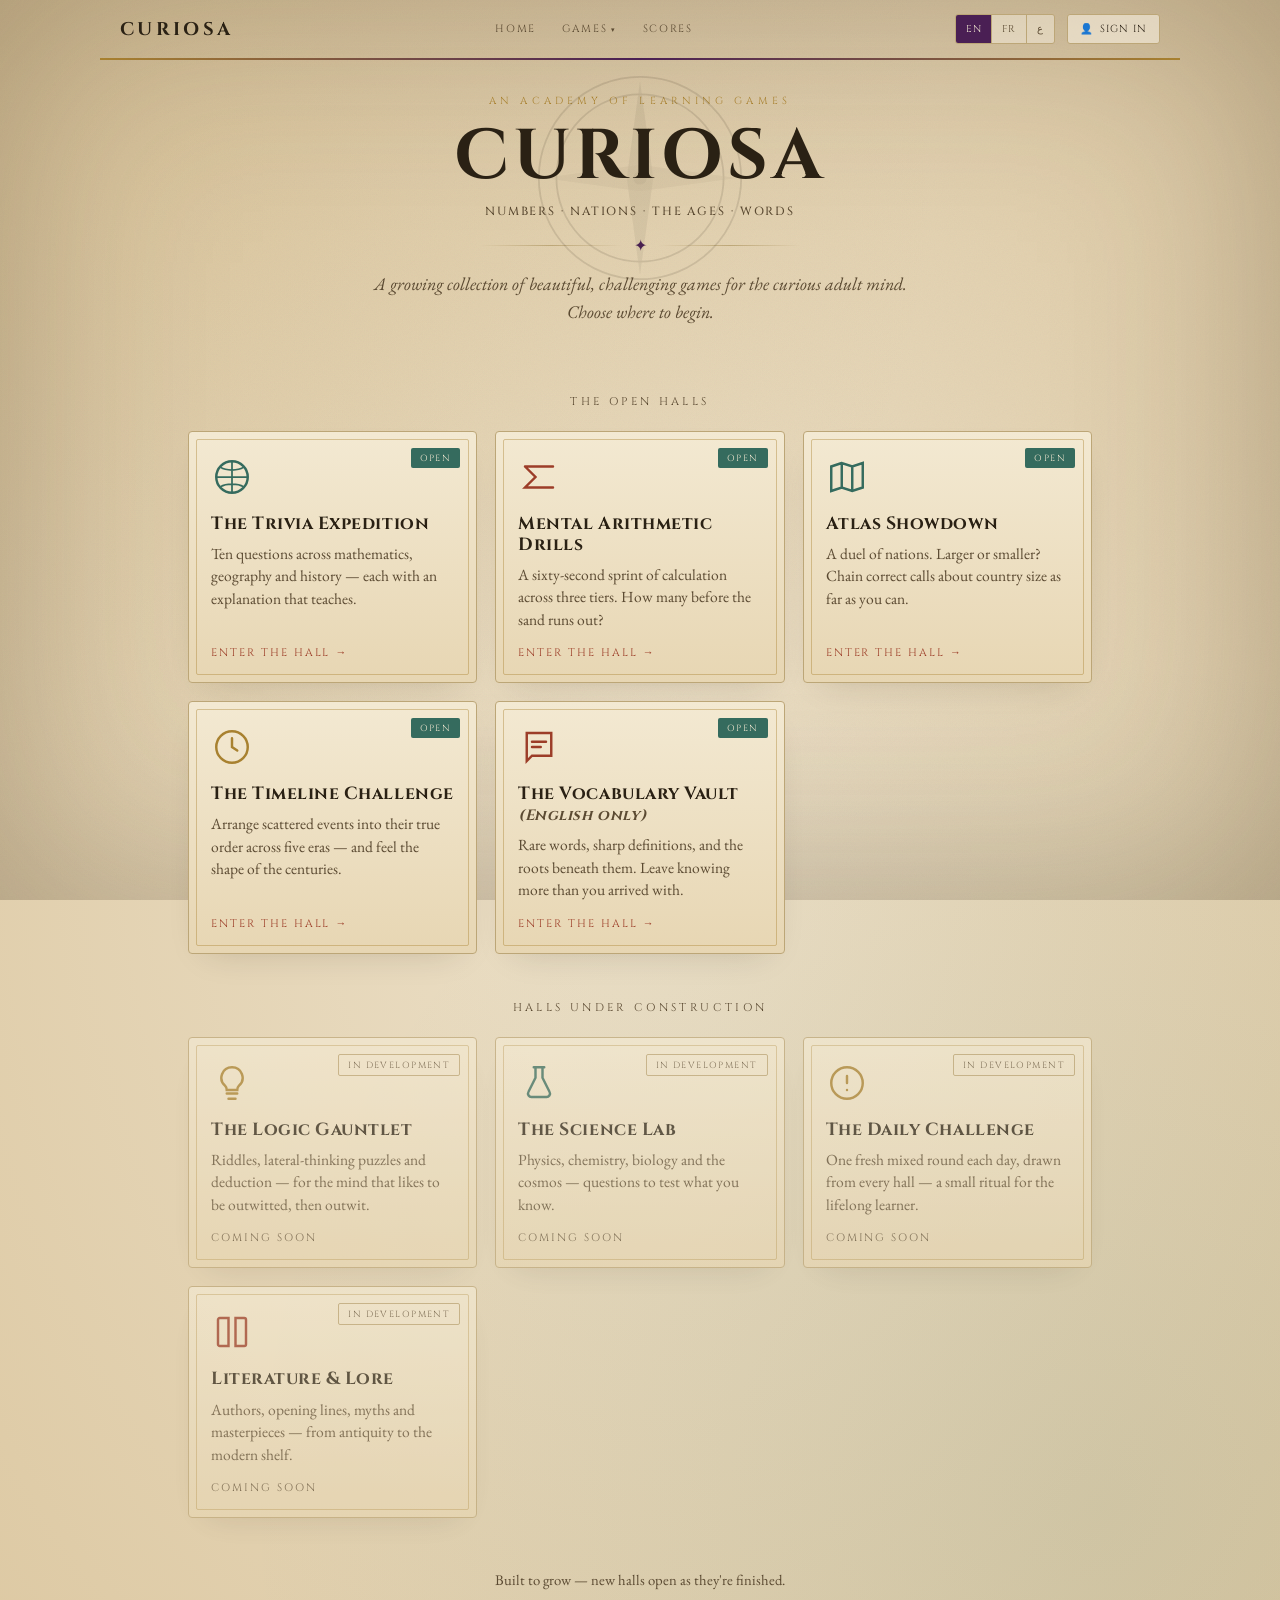
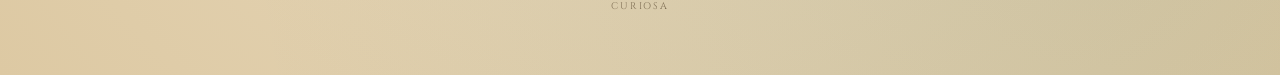
<file: index.html>
<!DOCTYPE html>
<html lang="en">
<head>
<meta charset="UTF-8">
<meta name="viewport" content="width=device-width, initial-scale=1.0">
<title>Curiosa — Learning Games for the Curious</title>
<link rel="preconnect" href="https://fonts.googleapis.com">
<link rel="preconnect" href="https://fonts.gstatic.com" crossorigin>
<link href="https://fonts.googleapis.com/css2?family=Amiri:wght@400;700&family=Cinzel:wght@500;600;700&family=EB+Garamond:ital,wght@0,400;0,500;0,600;1,400&display=swap" rel="stylesheet">
<link rel="stylesheet" href="assets/shared.css">
<style>
  .wrap{position:relative;z-index:1;max-width:940px;margin:0 auto;padding:10px 18px 60px}
  .hero{text-align:center;position:relative;padding:24px 0 14px}
  .compass{position:absolute;top:-2px;left:50%;transform:translateX(-50%);width:220px;height:220px;opacity:.12;color:var(--ink);pointer-events:none}
  h1{position:relative;font-family:'Cinzel',serif;font-weight:700;font-size:clamp(2.6rem,8vw,4.4rem);letter-spacing:.06em;line-height:.98}
  html[lang="ar"] h1{font-family:'Amiri',serif;letter-spacing:0}
  .sub{position:relative;font-family:'Cinzel',serif;font-weight:500;letter-spacing:.16em;text-transform:uppercase;font-size:.74rem;color:var(--ink-soft);margin-top:12px}
  html[lang="ar"] .sub{font-family:'Amiri',serif;letter-spacing:0;font-size:.95rem}
  .intro{position:relative;text-align:center;font-style:italic;color:var(--ink-soft);font-size:1.12rem;max-width:560px;margin:14px auto 8px;line-height:1.55}
  .section-label{font-family:'Cinzel',serif;font-size:.7rem;letter-spacing:.3em;text-transform:uppercase;color:var(--ink-soft);text-align:center;margin:46px 0 22px}
  html[lang="ar"] .section-label{font-family:'Amiri',serif;letter-spacing:0;font-size:1rem}
  .halls{display:grid;grid-template-columns:repeat(auto-fill,minmax(255px,1fr));gap:18px}
  .hall{position:relative;display:flex;flex-direction:column;background:linear-gradient(180deg,var(--parch1),#e7d6b3);border:1px solid var(--line);border-radius:4px;padding:24px 22px 22px;text-decoration:none;color:inherit;box-shadow:0 14px 34px -20px var(--shadow);transition:transform .2s,box-shadow .2s;min-height:210px}
  .hall::before{content:"";position:absolute;inset:7px;border:1px solid rgba(168,129,47,.4);border-radius:2px;pointer-events:none}
  .hall.live{cursor:pointer}.hall.live:hover{transform:translateY(-5px);box-shadow:0 22px 42px -22px var(--shadow)}
  .hall.soon{opacity:.7}
  .badge{position:absolute;top:16px;inset-inline-end:16px;font-family:'Cinzel',serif;font-size:.56rem;letter-spacing:.16em;text-transform:uppercase;padding:4px 9px;border-radius:2px}
  html[lang="ar"] .badge{font-family:'Amiri',serif;letter-spacing:0;font-size:.7rem}
  .badge.open{background:var(--verdigris);color:var(--parch1)}.badge.dev{background:transparent;color:var(--ink-soft);border:1px solid var(--line)}
  .hall .ic{width:42px;height:42px;color:var(--oxblood);margin-bottom:16px}
  .hall.c1 .ic{color:var(--verdigris)}.hall.c2 .ic{color:var(--oxblood)}.hall.c3 .ic{color:var(--verdigris)}.hall.c4 .ic{color:var(--gold)}.hall.c5 .ic{color:var(--oxblood)}
  .hall h3{font-family:'Cinzel',serif;font-size:1.1rem;letter-spacing:.03em;margin-bottom:8px;line-height:1.2}
  html[lang="ar"] .hall h3{font-family:'Amiri',serif;letter-spacing:0;font-size:1.25rem}
  .hall p{font-size:.97rem;color:var(--ink-soft);line-height:1.45;flex:1}
  .hall .enter{margin-top:14px;font-family:'Cinzel',serif;font-size:.68rem;letter-spacing:.18em;text-transform:uppercase;color:var(--oxblood)}
  html[lang="ar"] .hall .enter{font-family:'Amiri',serif;letter-spacing:0;font-size:.9rem}
  .hall.soon .enter{color:var(--ink-soft)}
  footer{text-align:center;margin-top:50px;font-size:.92rem;color:var(--ink-soft);line-height:1.6}
  footer .small{font-family:'Cinzel',serif;font-size:.6rem;letter-spacing:.2em;text-transform:uppercase;opacity:.7}
</style>
</head>
<body>
<div id="site-header"></div>
<div class="wrap">
  <header class="hero">
    <svg class="compass" viewBox="0 0 100 100" fill="none" stroke="currentColor" stroke-width="0.8">
      <circle cx="50" cy="50" r="46"/><circle cx="50" cy="50" r="38"/>
      <path d="M50 6 L56 50 L50 94 L44 50 Z" fill="currentColor" stroke="none" opacity="0.5"/>
      <path d="M6 50 L50 56 L94 50 L50 44 Z" fill="currentColor" stroke="none" opacity="0.3"/>
      <circle cx="50" cy="50" r="3" fill="currentColor" stroke="none"/>
    </svg>
    <div class="eyebrow" id="eyebrow"></div>
    <h1>CURIOSA</h1>
    <div class="sub" id="sub"></div>
    <div class="rule"><span class="ln"></span><span class="dot">✦</span><span class="ln"></span></div>
    <p class="intro" id="intro"></p>
  </header>
  <div class="section-label" id="lblOpen"></div>
  <div class="halls" id="openHalls"></div>
  <div class="section-label" id="lblSoon"></div>
  <div class="halls" id="soonHalls"></div>
  <footer><span id="footerTxt"></span><br><span class="small">Curiosa</span></footer>
</div>

<script src="assets/strings.js"></script>
<script>window.CURIOSA_ROOT="";</script>
<script src="assets/core.js"></script>
<script>
  var t=Curiosa.t;
  var IC={
    globe:'<svg class="ic" viewBox="0 0 24 24" fill="none" stroke="currentColor" stroke-width="1.4"><circle cx="12" cy="12" r="9"/><path d="M12 3v18M3 12h18M5.5 6.5c3 2 10 2 13 0M5.5 17.5c3-2 10-2 13 0" stroke-width="1"/></svg>',
    sigma:'<svg class="ic" viewBox="0 0 24 24" fill="none" stroke="currentColor" stroke-width="1.4" stroke-linecap="round"><path d="M4 6h16M4 6l6 6-6 6h16"/></svg>',
    map:'<svg class="ic" viewBox="0 0 24 24" fill="none" stroke="currentColor" stroke-width="1.4" stroke-linecap="round"><path d="M9 4 3 6v14l6-2 6 2 6-2V4l-6 2-6-2zM9 4v14M15 6v14"/></svg>',
    clock:'<svg class="ic" viewBox="0 0 24 24" fill="none" stroke="currentColor" stroke-width="1.4" stroke-linecap="round"><path d="M12 7v5l3 2M12 3a9 9 0 1 0 0 18 9 9 0 0 0 0-18z"/></svg>',
    book:'<svg class="ic" viewBox="0 0 24 24" fill="none" stroke="currentColor" stroke-width="1.4" stroke-linecap="round"><path d="M5 4h14v13H8l-3 3V4zM8 9h8M8 12h5"/></svg>',
    bulb:'<svg class="ic" viewBox="0 0 24 24" fill="none" stroke="currentColor" stroke-width="1.4" stroke-linecap="round"><path d="M9 18h6M10 21h4M12 3a6 6 0 0 0-4 10.5c.7.7 1 1.3 1 2.5h6c0-1.2.3-1.8 1-2.5A6 6 0 0 0 12 3z"/></svg>',
    flask:'<svg class="ic" viewBox="0 0 24 24" fill="none" stroke="currentColor" stroke-width="1.4" stroke-linecap="round"><path d="M9 3h6M10 3v6l-4 8a2 2 0 0 0 2 3h8a2 2 0 0 0 2-3l-4-8V3"/></svg>',
    star:'<svg class="ic" viewBox="0 0 24 24" fill="none" stroke="currentColor" stroke-width="1.4" stroke-linecap="round"><circle cx="12" cy="12" r="9"/><path d="M12 8v4M12 16h.01"/></svg>',
    quill:'<svg class="ic" viewBox="0 0 24 24" fill="none" stroke="currentColor" stroke-width="1.4" stroke-linecap="round"><path d="M4 19V5a1 1 0 0 1 1-1h5v16H5a1 1 0 0 1-1-1zM14 4h5a1 1 0 0 1 1 1v14a1 1 0 0 1-1 1h-5z"/></svg>'
  };
  var OPEN=[
    {file:"games/trivia.html",     c:"c1", ic:IC.globe, name:"g_trivia",   d:"d_trivia"},
    {file:"games/arithmetic.html", c:"c2", ic:IC.sigma, name:"g_arith",    d:"d_arith"},
    {file:"games/atlas.html",      c:"c3", ic:IC.map,   name:"g_atlas",    d:"d_atlas"},
    {file:"games/timeline.html",   c:"c4", ic:IC.clock, name:"g_timeline", d:"d_timeline"},
    {file:"games/vocabulary.html", c:"c5", ic:IC.book,  name:"g_vocab",    d:"d_vocab"}
  ];
  var SOON=[
    {c:"c4", ic:IC.bulb,  name:"hall_logic",   d:"d_logic"},
    {c:"c3", ic:IC.flask, name:"hall_science", d:"d_science"},
    {c:"c4", ic:IC.star,  name:"hall_daily",   d:"d_daily"},
    {c:"c5", ic:IC.quill, name:"hall_lit",     d:"d_lit"}
  ];
  function render(){
    document.getElementById("eyebrow").textContent=t("home_eyebrow");
    document.getElementById("sub").textContent=t("home_sub");
    document.getElementById("intro").textContent=t("home_intro");
    document.getElementById("lblOpen").textContent=t("open_halls");
    document.getElementById("lblSoon").textContent=t("under_constr");
    document.getElementById("footerTxt").textContent=t("footer");
    document.getElementById("openHalls").innerHTML=OPEN.map(function(h){
      var note=(h.name==="g_vocab")?' <span style="font-style:italic;font-size:.85em;color:var(--ink-soft)">('+t("g_vocab_note")+')</span>':'';
      return '<a class="hall live '+h.c+'" href="'+h.file+'"><span class="badge open">'+t("badge_open")+'</span>'+
        h.ic+'<h3>'+t(h.name)+note+'</h3><p>'+t(h.d)+'</p><span class="enter">'+t("enter")+'</span></a>';
    }).join("");
    document.getElementById("soonHalls").innerHTML=SOON.map(function(h){
      return '<div class="hall soon '+h.c+'"><span class="badge dev">'+t("badge_dev")+'</span>'+
        h.ic+'<h3>'+t(h.name)+'</h3><p>'+t(h.d)+'</p><span class="enter">'+t("soon")+'</span></div>';
    }).join("");
  }
  render();
</script>
</body>
</html>
</file>
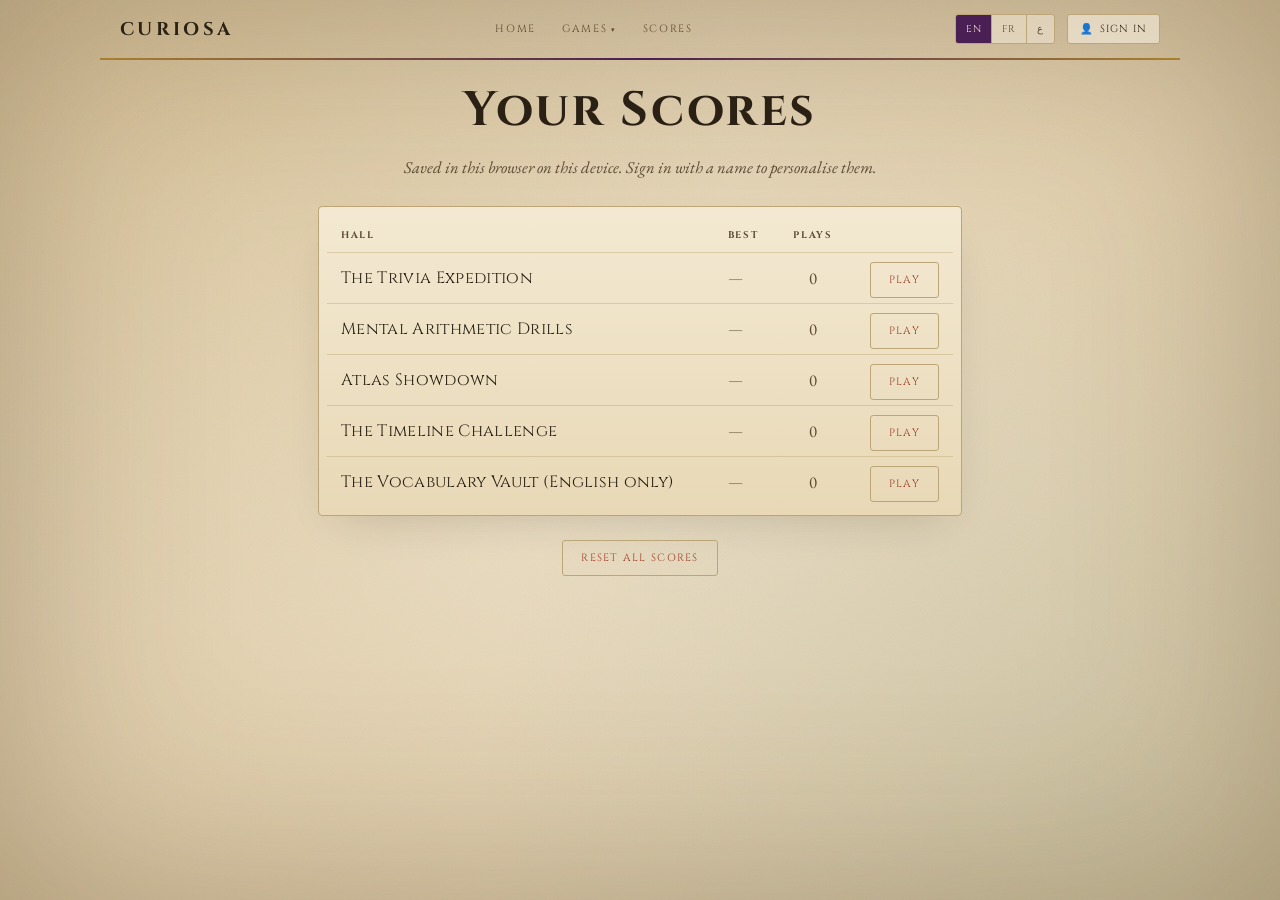
<file: scores.html>
<!DOCTYPE html>
<html lang="en">
<head>
<meta charset="UTF-8">
<meta name="viewport" content="width=device-width, initial-scale=1.0">
<title>Your Scores — Curiosa</title>
<link rel="preconnect" href="https://fonts.googleapis.com">
<link rel="preconnect" href="https://fonts.gstatic.com" crossorigin>
<link href="https://fonts.googleapis.com/css2?family=Amiri:wght@400;700&family=Cinzel:wght@500;600;700&family=EB+Garamond:ital,wght@0,400;0,500;0,600;1,400&display=swap" rel="stylesheet">
<link rel="stylesheet" href="assets/shared.css">
<style>
  .wrap{position:relative;z-index:1;max-width:680px;margin:0 auto;padding:18px 18px 60px}
  h1{font-family:'Cinzel',serif;font-weight:700;text-align:center;font-size:clamp(2rem,6vw,3rem);letter-spacing:.05em}
  html[lang="ar"] h1{font-family:'Amiri',serif;letter-spacing:0}
  .sub{text-align:center;font-style:italic;color:var(--ink-soft);font-size:1.04rem;max-width:480px;margin:12px auto 26px;line-height:1.5}
  .panel{background:linear-gradient(180deg,var(--parch1),var(--parch2));border:1px solid var(--line);border-radius:4px;box-shadow:0 18px 44px -22px var(--shadow);padding:8px 8px}
  .panel::before{content:none}
  .scoretable{width:100%;border-collapse:collapse}
  .scoretable th{font-family:'Cinzel',serif;font-size:.6rem;letter-spacing:.18em;text-transform:uppercase;color:var(--ink-soft);text-align:start;padding:14px 14px 10px}
  html[lang="ar"] .scoretable th{font-family:'Amiri',serif;letter-spacing:0;font-size:.85rem}
  .scoretable td{padding:14px;border-top:1px solid rgba(188,166,119,.45);vertical-align:middle}
  .gname{font-family:'Cinzel',serif;font-size:1.02rem;letter-spacing:.02em}
  html[lang="ar"] .gname{font-family:'Amiri',serif;letter-spacing:0;font-size:1.15rem}
  .gname a{color:var(--ink);text-decoration:none}.gname a:hover{color:var(--oxblood)}
  .bestcell{font-family:'Cinzel',serif;font-size:1.4rem;color:var(--verdigris);white-space:nowrap}
  .bestcell small{font-size:.7rem;color:var(--ink-soft);font-family:'EB Garamond',serif;font-style:italic}
  .playscell{color:var(--ink-soft);text-align:center;font-size:1.05rem}
  .none{color:var(--ink-soft);opacity:.6}
  .actions{display:flex;justify-content:center;margin-top:24px}
  .reset{cursor:pointer;font-family:'Cinzel',serif;letter-spacing:.12em;text-transform:uppercase;font-size:.66rem;color:var(--oxblood);background:none;border:1px solid var(--line);border-radius:3px;padding:10px 18px;transition:background .15s}
  .reset:hover{background:rgba(156,61,40,.08)}
  html[lang="ar"] .reset{font-family:'Amiri',serif;letter-spacing:0;font-size:.9rem}
  @media(max-width:560px){.scoretable td,.scoretable th{padding:11px 9px}.bestcell{font-size:1.2rem}}
</style>
</head>
<body>
<div id="site-header"></div>
<div class="wrap">
  <h1 id="title"></h1>
  <p class="sub" id="sub"></p>
  <div class="panel">
    <table class="scoretable">
      <thead><tr><th id="hHall"></th><th id="hBest"></th><th id="hPlays" style="text-align:center"></th><th></th></tr></thead>
      <tbody id="rows"></tbody>
    </table>
  </div>
  <div class="actions"><button class="reset" id="reset"></button></div>
</div>
<script src="assets/strings.js"></script>
<script>window.CURIOSA_ROOT="";</script>
<script src="assets/core.js"></script>
<script>
  var t=Curiosa.t;
  function render(){
    document.getElementById("title").textContent=t("scores_title");
    document.getElementById("sub").textContent=t("scores_sub");
    document.getElementById("hHall").textContent=t("scores_hall");
    document.getElementById("hBest").textContent=t("scores_best");
    document.getElementById("hPlays").textContent=t("scores_plays");
    document.getElementById("reset").textContent=t("scores_reset");
    var scores=Curiosa.getScores();
    document.getElementById("rows").innerHTML=Curiosa.GAMES.map(function(g){
      var s=scores[g.id]||{best:0,plays:0};
      var label=t(g.name)+(g.id==="vocab"?" ("+t("g_vocab_note")+")":"");
      var bestCell = s.plays>0
        ? '<span class="bestcell">'+s.best+' <small>'+t(g.unit)+'</small></span>'
        : '<span class="none">'+t("scores_none")+'</span>';
      return '<tr><td class="gname"><a href="'+Curiosa.ROOT+g.file+'">'+label+'</a></td>'+
        '<td>'+bestCell+'</td>'+
        '<td class="playscell">'+(s.plays||0)+'</td>'+
        '<td style="text-align:end"><a class="reset" style="text-decoration:none" href="'+Curiosa.ROOT+g.file+'">'+t("scores_play")+'</a></td></tr>';
    }).join("");
  }
  document.getElementById("reset").onclick=function(){
    if(confirm(t("scores_reset_confirm"))){ Curiosa.resetScores(); render(); }
  };
  render();
</script>
</body>
</html>
</file>
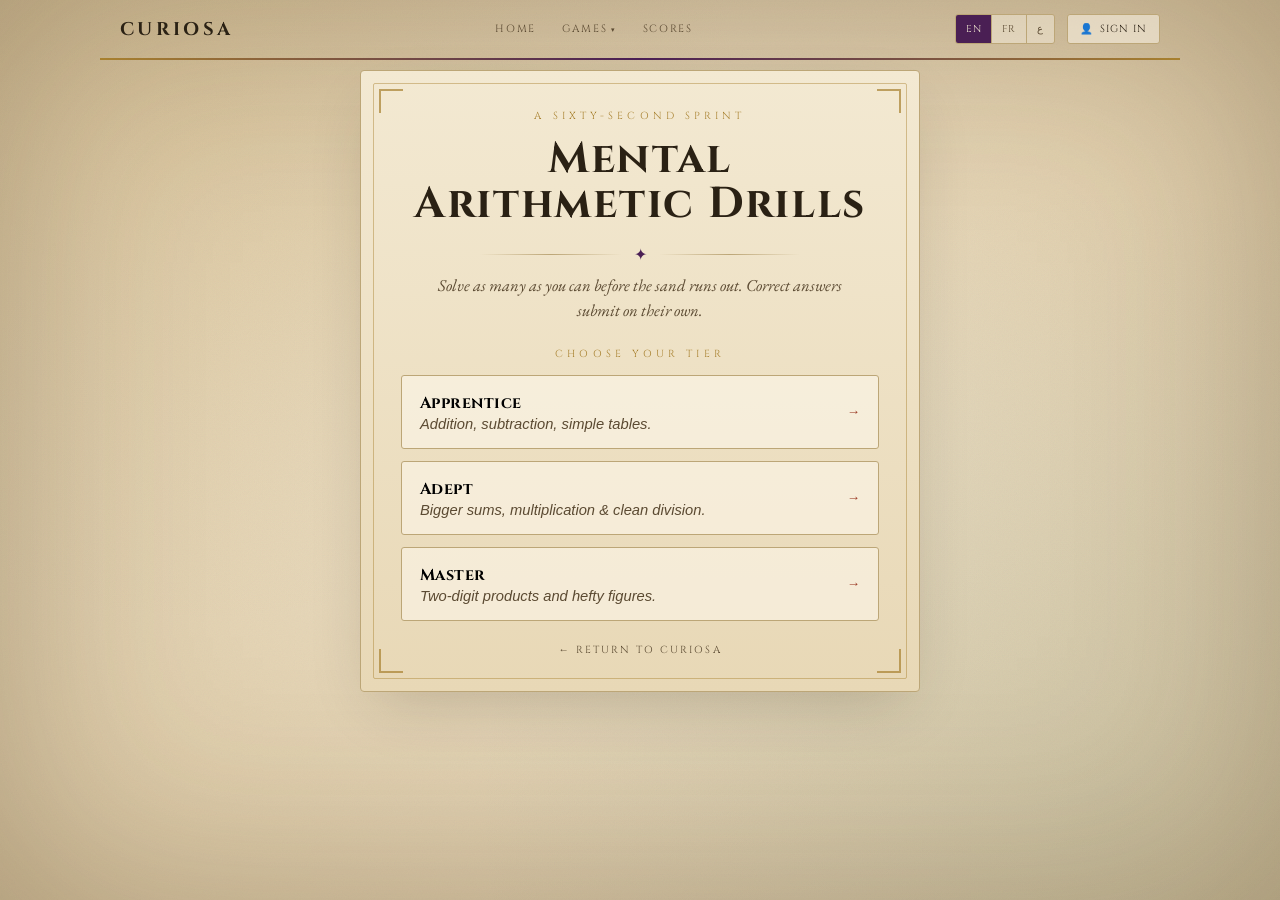
<file: games/arithmetic.html>
<!DOCTYPE html>
<html lang="en">
<head>
<meta charset="UTF-8">
<meta name="viewport" content="width=device-width, initial-scale=1.0">
<title>Mental Arithmetic — Curiosa</title>
<link rel="preconnect" href="https://fonts.googleapis.com">
<link rel="preconnect" href="https://fonts.gstatic.com" crossorigin>
<link href="https://fonts.googleapis.com/css2?family=Amiri:wght@400;700&family=Cinzel:wght@500;600;700&family=EB+Garamond:ital,wght@0,400;0,500;0,600;1,400&display=swap" rel="stylesheet">
<link rel="stylesheet" href="../assets/shared.css">
<style>
  .stage{max-width:560px}
  .levels{display:grid;gap:12px}
  .lvl{cursor:pointer;text-align:start;background:rgba(255,250,238,.55);border:1px solid var(--line);border-radius:3px;padding:16px 18px;transition:transform .16s,background .16s,border-color .16s;display:flex;justify-content:space-between;align-items:center}
  .lvl:hover{transform:translateX(3px);background:rgba(255,250,238,.95);border-color:var(--gold)}
  html[dir="rtl"] .lvl:hover{transform:translateX(-3px)}
  .lvl h3{font-family:'Cinzel',serif;font-size:1rem;letter-spacing:.03em}
  html[lang="ar"] .lvl h3{font-family:'Amiri',serif;letter-spacing:0;font-size:1.18rem}
  .lvl p{font-size:.92rem;color:var(--ink-soft);font-style:italic;margin-top:2px}
  .lvl .ar{font-family:'Cinzel',serif;color:var(--oxblood)}
  .phead{display:flex;justify-content:space-between;align-items:center;font-family:'Cinzel',serif;font-size:.72rem;letter-spacing:.12em}
  .phead b{color:var(--oxblood)}.phead .t b{color:var(--verdigris)}
  .bar{height:6px;background:rgba(120,96,52,.18);border-radius:6px;overflow:hidden;margin:14px 0 22px}
  .bar>i{display:block;height:100%;background:linear-gradient(90deg,var(--verdigris),var(--gold));border-radius:6px;transition:width 1s linear}
  .problem{text-align:center;font-family:'Cinzel',serif;font-size:clamp(2.4rem,9vw,3.4rem);letter-spacing:.04em;margin:8px 0 18px}
  .answer{width:100%;text-align:center;font-family:'Cinzel',serif;font-size:2rem;background:rgba(255,250,238,.7);border:1px solid var(--line);border-radius:3px;padding:12px;outline:none;color:var(--ink)}
  .answer.flash-ok{border-color:var(--verdigris);background:rgba(53,107,94,.16)}
  .pad{display:grid;grid-template-columns:repeat(3,1fr);gap:8px;margin-top:14px}
  .pad button{font-family:'Cinzel',serif;font-size:1.2rem;padding:14px;background:rgba(255,250,238,.6);border:1px solid var(--line);border-radius:3px;cursor:pointer;color:var(--ink)}
  .pad button:hover{background:rgba(255,250,238,.95)}.pad button.act{background:var(--ink);color:var(--parch1)}
  .res-title{font-family:'Cinzel',serif;font-size:.72rem;letter-spacing:.3em;text-transform:uppercase;color:var(--ink-soft);text-align:center;margin-bottom:8px}
  .rank{font-family:'Cinzel',serif;font-weight:700;text-align:center;font-size:clamp(1.6rem,5vw,2.3rem);color:var(--oxblood)}
  html[lang="ar"] .rank,html[lang="ar"] .res-title{font-family:'Amiri',serif;letter-spacing:0}
  .scorebig{text-align:center;margin:18px 0 4px;font-size:3rem;font-family:'Cinzel',serif}.scorebig small{font-size:1.1rem;color:var(--ink-soft)}
  .res-sub{text-align:center;font-style:italic;color:var(--ink-soft);font-size:1.02rem;max-width:380px;margin:6px auto 22px;line-height:1.5}
  .res-actions{display:flex;gap:10px;justify-content:center;flex-wrap:wrap}
  .newbest{text-align:center;color:var(--verdigris);font-family:'Cinzel',serif;letter-spacing:.1em;font-size:.78rem;margin-bottom:8px}
</style>
</head>
<body>
<div id="site-header"></div>
<div class="gamewrap"><div class="stage">
  <span class="corner tl"></span><span class="corner tr"></span><span class="corner bl"></span><span class="corner br"></span>
  <div id="app"></div>
</div></div>
<script src="../assets/strings.js"></script>
<script>window.CURIOSA_ROOT="../";</script>
<script src="../assets/core.js"></script>
<script>
var t=Curiosa.t,L=Curiosa.lang;function tr(o){return o[L()]||o.en;}
var G={
  sprint:{en:"A Sixty-Second Sprint",fr:"Un Sprint de Soixante Secondes",ar:"سباق ستّين ثانية"},
  intro:{en:"Solve as many as you can before the sand runs out. Correct answers submit on their own.",fr:"Résolvez-en le plus possible avant la fin du sable. Les bonnes réponses se valident seules.",ar:"حُلَّ أكبر عددٍ ممكن قبل نفاد الوقت. الإجابات الصحيحة تُحتسب تلقائيًا."},
  choose:{en:"Choose Your Tier",fr:"Choisissez votre niveau",ar:"اختر مستواك"},
  l1:{en:"Apprentice",fr:"Apprenti",ar:"مبتدئ"},
  l2:{en:"Adept",fr:"Adepte",ar:"متمكّن"},
  l3:{en:"Master",fr:"Maître",ar:"خبير"},
  d1:{en:"Addition, subtraction, simple tables.",fr:"Addition, soustraction, tables simples.",ar:"جمع وطرح وجداول بسيطة."},
  d2:{en:"Bigger sums, multiplication & clean division.",fr:"Sommes plus grandes, multiplication et division nette.",ar:"أعداد أكبر وضرب وقسمة دقيقة."},
  d3:{en:"Two-digit products and hefty figures.",fr:"Produits à deux chiffres et grands nombres.",ar:"ضرب بأرقام من خانتين وأعداد كبيرة."},
  time:{en:"Time",fr:"Temps",ar:"الوقت"},
  solved:{en:"Solved",fr:"Résolus",ar:"المحلولة"},
  done:{en:"Time!",fr:"Terminé !",ar:"انتهى الوقت!"},
  runAgain:{en:"Run Again",fr:"Recommencer",ar:"أعِد المحاولة"},
  changeTier:{en:"Change Tier",fr:"Changer de niveau",ar:"غيّر المستوى"},
  ranks:[
    {min:28,t:{en:"Lightning Calculator",fr:"Calculateur Éclair",ar:"حاسِب البرق"},d:{en:"Astonishing speed.",fr:"Une vitesse stupéfiante.",ar:"سرعة مذهلة."}},
    {min:20,t:{en:"Master Reckoner",fr:"Maître du Calcul",ar:"خبير الحساب"},d:{en:"Rapid and reliable.",fr:"Rapide et fiable.",ar:"سريع وموثوق."}},
    {min:13,t:{en:"Quick Adept",fr:"Adepte Rapide",ar:"متمكّن سريع"},d:{en:"A little more drilling and you fly.",fr:"Encore un peu d'entraînement et vous volerez.",ar:"قليلٌ من التمرين وستنطلق."}},
    {min:7,t:{en:"Steady Apprentice",fr:"Apprenti Régulier",ar:"مبتدئ ثابت"},d:{en:"A solid foundation.",fr:"Une base solide.",ar:"أساس متين."}},
    {min:0,t:{en:"Fresh Recruit",fr:"Nouvelle Recrue",ar:"مستجِدّ"},d:{en:"Run it again and watch the count climb.",fr:"Recommencez et regardez le compte grimper.",ar:"أعِد المحاولة وراقب العدّ يرتفع."}}
  ]
};
var DURATION=60,app=document.getElementById('app'),st=null,timer=null;
function ri(a,b){return Math.floor(Math.random()*(b-a+1))+a;}
function gen(level){var a,b,op,ans;function pick(arr){return arr[Math.floor(Math.random()*arr.length)];}
  if(level==='apprentice'){op=pick(['+','-','×']);if(op==='×'){a=ri(2,9);b=ri(2,9);ans=a*b;}else if(op==='+'){a=ri(2,20);b=ri(2,20);ans=a+b;}else{a=ri(5,20);b=ri(1,a);ans=a-b;}}
  else if(level==='adept'){op=pick(['+','-','×','÷']);if(op==='×'){a=ri(3,12);b=ri(3,12);ans=a*b;}else if(op==='÷'){b=ri(2,12);ans=ri(2,12);a=b*ans;}else if(op==='+'){a=ri(10,60);b=ri(10,60);ans=a+b;}else{a=ri(20,80);b=ri(5,a);ans=a-b;}}
  else{op=pick(['+','-','×','÷']);if(op==='×'){a=ri(11,29);b=ri(3,9);ans=a*b;}else if(op==='÷'){b=ri(3,15);ans=ri(4,16);a=b*ans;}else if(op==='+'){a=ri(40,180);b=ri(40,180);ans=a+b;}else{a=ri(60,200);b=ri(20,a);ans=a-b;}}
  return {txt:a+' '+op+' '+b,ans:ans};}
function home(){if(timer)clearInterval(timer);st=null;
  app.innerHTML='<div class="view"><div class="eyebrow">'+tr(G.sprint)+'</div><div class="gtitle">'+t("g_arith")+'</div>'+
   '<div class="rule"><span class="ln"></span><span class="dot">✦</span><span class="ln"></span></div>'+
   '<p class="tagline">'+tr(G.intro)+'</p><div class="eyebrow" style="margin-bottom:14px">'+tr(G.choose)+'</div>'+
   '<div class="levels">'+
   '<button class="lvl" data-l="apprentice"><div><h3>'+tr(G.l1)+'</h3><p>'+tr(G.d1)+'</p></div><span class="ar">→</span></button>'+
   '<button class="lvl" data-l="adept"><div><h3>'+tr(G.l2)+'</h3><p>'+tr(G.d2)+'</p></div><span class="ar">→</span></button>'+
   '<button class="lvl" data-l="master"><div><h3>'+tr(G.l3)+'</h3><p>'+tr(G.d3)+'</p></div><span class="ar">→</span></button></div>'+
   '<a class="backlink" href="../index.html">← '+t("back")+'</a></div>';
  app.querySelectorAll('.lvl').forEach(function(b){b.onclick=function(){start(b.dataset.l);};});}
function start(level){st={level:level,score:0,time:DURATION,cur:gen(level),buf:''};play();
  timer=setInterval(function(){st.time--;tick();if(st.time<=0){clearInterval(timer);results();}},1000);}
function play(){
  app.innerHTML='<div class="view"><div class="phead"><span>'+tr(G.solved)+' <b id="sc">0</b></span><span class="t">'+tr(G.time)+' <b id="tm">'+st.time+'s</b></span></div>'+
   '<div class="bar"><i id="bar" style="width:100%"></i></div><div class="problem" id="prob">'+st.cur.txt+' =</div>'+
   '<input class="answer" id="ans" inputmode="none" readonly placeholder="?"><div class="pad" id="pad"></div>'+
   '<a class="backlink" href="../index.html">← '+t("back")+'</a></div>';
  var pad=app.querySelector('#pad'),keys=['1','2','3','4','5','6','7','8','9','±','0','⌫'];
  keys.forEach(function(k){var b=document.createElement('button');b.textContent=k;if(k==='⌫'||k==='±')b.className='act';b.onclick=function(){key(k);};pad.appendChild(b);});
  document.onkeydown=function(e){if(e.key>='0'&&e.key<='9')key(e.key);else if(e.key==='Backspace')key('⌫');else if(e.key==='-')key('±');};
  render();}
function key(k){if(k==='⌫')st.buf=st.buf.slice(0,-1);else if(k==='±')st.buf=st.buf.charAt(0)==='-'?st.buf.slice(1):'-'+st.buf;else st.buf+=k;render();check();}
function render(){var a=app.querySelector('#ans');if(a)a.value=st.buf||'';}
function tick(){var tm=app.querySelector('#tm');if(tm)tm.textContent=st.time+'s';var bar=app.querySelector('#bar');if(bar)bar.style.width=(st.time/DURATION*100)+'%';}
function check(){if(st.buf===''||st.buf==='-')return;if(parseInt(st.buf,10)===st.cur.ans){st.score++;var a=app.querySelector('#ans');if(a){a.classList.add('flash-ok');setTimeout(function(){a.classList.remove('flash-ok');},160);}next();app.querySelector('#sc').textContent=st.score;}}
function next(){st.cur=gen(st.level);st.buf='';var p=app.querySelector('#prob');if(p)p.textContent=st.cur.txt+' =';render();}
function results(){document.onkeydown=null;
  var r=G.ranks.find(function(x){return st.score>=x.min;});
  var isBest=Curiosa.saveScore('arithmetic',st.score);
  app.innerHTML='<div class="view"><div class="res-title">'+tr(G.done)+'</div>'+
   (isBest?'<div class="newbest">'+t("newBest")+'</div>':'')+
   '<div class="rank">'+tr(r.t)+'</div><div class="scorebig">'+st.score+'<small> '+t("unit_solved")+'</small></div>'+
   '<p class="res-sub">'+tr(r.d)+'</p>'+
   '<div class="res-actions"><button class="btn" id="again">'+tr(G.runAgain)+'</button><button class="btn ghost" id="menu">'+tr(G.changeTier)+'</button></div>'+
   '<a class="backlink" href="../index.html">← '+t("back")+'</a></div>';
  app.querySelector('#again').onclick=function(){start(st.level);};app.querySelector('#menu').onclick=home;}
home();
</script>
</body>
</html>
</file>
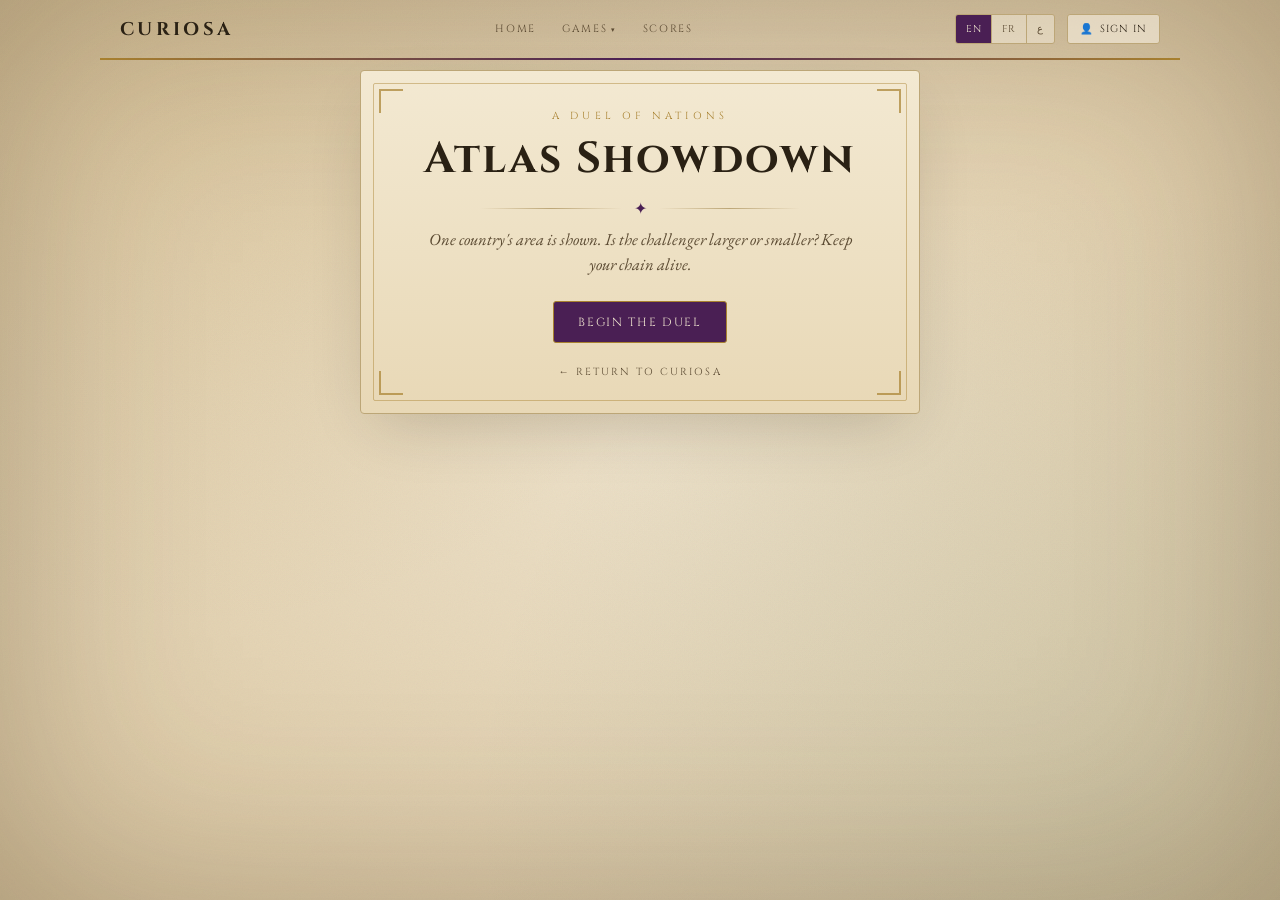
<file: games/atlas.html>
<!DOCTYPE html>
<html lang="en">
<head>
<meta charset="UTF-8">
<meta name="viewport" content="width=device-width, initial-scale=1.0">
<title>Atlas Showdown — Curiosa</title>
<link rel="preconnect" href="https://fonts.googleapis.com">
<link rel="preconnect" href="https://fonts.gstatic.com" crossorigin>
<link href="https://fonts.googleapis.com/css2?family=Amiri:wght@400;700&family=Cinzel:wght@500;600;700&family=EB+Garamond:ital,wght@0,400;0,500;0,600;1,400&display=swap" rel="stylesheet">
<link rel="stylesheet" href="../assets/shared.css">
<style>
  .stage{max-width:560px}
  .phead{display:flex;justify-content:space-between;align-items:center;font-family:'Cinzel',serif;font-size:.72rem;letter-spacing:.12em;margin-bottom:18px}
  .phead b{color:var(--oxblood)}.phead .b b{color:var(--verdigris)}
  .duel{display:grid;gap:14px}
  .known{background:rgba(53,107,94,.12);border:1px solid var(--verdigris);border-radius:4px;padding:18px;text-align:center}
  .chall{background:rgba(255,250,238,.55);border:1px solid var(--line);border-radius:4px;padding:18px;text-align:center}
  .cname{font-family:'Cinzel',serif;font-size:1.4rem;letter-spacing:.02em;line-height:1.2}
  html[lang="ar"] .cname{font-family:'Amiri',serif;letter-spacing:0;font-size:1.6rem}
  .clabel{font-family:'Cinzel',serif;font-size:.6rem;letter-spacing:.2em;text-transform:uppercase;color:var(--ink-soft);margin-bottom:6px}
  html[lang="ar"] .clabel{font-family:'Amiri',serif;letter-spacing:0;font-size:.8rem}
  .area{font-family:'Cinzel',serif;font-size:1.1rem;color:var(--verdigris);margin-top:6px}
  .area small{font-size:.7rem;color:var(--ink-soft)}
  .q{text-align:center;font-style:italic;color:var(--ink-soft);margin:6px 0 2px;font-size:1.05rem}
  .choices{display:grid;grid-template-columns:1fr 1fr;gap:12px;margin-top:6px}
  .choice{cursor:pointer;font-family:'Cinzel',serif;font-size:.9rem;letter-spacing:.06em;padding:16px;border:1px solid var(--line);border-radius:3px;background:rgba(255,250,238,.6);color:var(--ink);transition:transform .14s,background .14s,border-color .14s;display:flex;align-items:center;justify-content:center;gap:8px}
  html[lang="ar"] .choice{font-family:'Amiri',serif;letter-spacing:0;font-size:1.05rem}
  .choice:hover{transform:translateY(-2px);background:rgba(255,250,238,.95);border-color:var(--gold)}
  .choice .ar{font-size:1.3rem;color:var(--oxblood)}
  .reveal{text-align:center;margin-top:8px}
  .verdict{font-family:'Cinzel',serif;letter-spacing:.14em;text-transform:uppercase;font-size:.82rem;margin-bottom:8px}
  .verdict.good{color:var(--verdigris)}.verdict.bad{color:var(--oxblood)}
  .res-title{font-family:'Cinzel',serif;font-size:.72rem;letter-spacing:.3em;text-transform:uppercase;color:var(--ink-soft);text-align:center;margin-bottom:8px}
  .rank{font-family:'Cinzel',serif;font-weight:700;text-align:center;font-size:clamp(1.6rem,5vw,2.3rem);color:var(--oxblood)}
  html[lang="ar"] .rank,html[lang="ar"] .res-title{font-family:'Amiri',serif;letter-spacing:0}
  .scorebig{text-align:center;margin:18px 0 4px;font-size:3rem;font-family:'Cinzel',serif}.scorebig small{font-size:1.1rem;color:var(--ink-soft)}
  .res-sub{text-align:center;font-style:italic;color:var(--ink-soft);font-size:1.02rem;max-width:400px;margin:6px auto 22px;line-height:1.5}
  .res-actions{display:flex;gap:10px;justify-content:center;flex-wrap:wrap}
  .newbest{text-align:center;color:var(--verdigris);font-family:'Cinzel',serif;letter-spacing:.1em;font-size:.78rem;margin-bottom:8px}
</style>
</head>
<body>
<div id="site-header"></div>
<div class="gamewrap"><div class="stage">
  <span class="corner tl"></span><span class="corner tr"></span><span class="corner bl"></span><span class="corner br"></span>
  <div id="app"></div>
</div></div>
<script src="../assets/strings.js"></script>
<script>window.CURIOSA_ROOT="../";</script>
<script src="../assets/core.js"></script>
<script>
var t=Curiosa.t,L=Curiosa.lang;function tr(o){return o[L()]||o.en;}
var G={
  duel:{en:"A Duel of Nations",fr:"Un Duel de Nations",ar:"مبارزة بين الأمم"},
  intro:{en:"One country's area is shown. Is the challenger larger or smaller? Keep your chain alive.",fr:"La superficie d'un pays est donnée. Le challenger est-il plus grand ou plus petit ? Gardez votre série en vie.",ar:"تُعرَض مساحة دولةٍ ما. هل المنافِس أكبر أم أصغر؟ حافِظ على سلسلتك."},
  begin:{en:"Begin the Duel",fr:"Commencer le duel",ar:"ابدأ المبارزة"},
  chain:{en:"Chain",fr:"Série",ar:"السلسلة"},
  best:{en:"Best",fr:"Record",ar:"الأفضل"},
  knownLabel:{en:"Known territory",fr:"Territoire connu",ar:"أرضٌ معلومة"},
  challLabel:{en:"The challenger",fr:"Le challenger",ar:"المنافِس"},
  question:{en:"Is it larger or smaller in area?",fr:"Est-il plus grand ou plus petit en superficie ?",ar:"هل مساحته أكبر أم أصغر؟"},
  larger:{en:"Larger",fr:"Plus grand",ar:"أكبر"},
  smaller:{en:"Smaller",fr:"Plus petit",ar:"أصغر"},
  sqkm:{en:"km²",fr:"km²",ar:"كم²"},
  correct:{en:"✦ Correct",fr:"✦ Correct",ar:"✦ صحيح"},
  over:{en:"✕ The chain breaks",fr:"✕ La série est rompue",ar:"✕ انقطعت السلسلة"},
  gameOver:{en:"Duel Over",fr:"Duel terminé",ar:"انتهت المبارزة"},
  ranks:[
    {min:15,t:{en:"Grand Cartographer",fr:"Grand Cartographe",ar:"خبير الأطلس"},d:{en:"You carry the atlas in your head.",fr:"Vous portez l'atlas dans votre tête.",ar:"تحمل الأطلس في ذاكرتك."}},
    {min:10,t:{en:"Master Navigator",fr:"Maître Navigateur",ar:"ملّاح بارع"},d:{en:"A formidable sense of scale.",fr:"Un remarquable sens des proportions.",ar:"حسٌّ بارعٌ للمساحات."}},
    {min:6,t:{en:"Seasoned Explorer",fr:"Explorateur Aguerri",ar:"مستكشِف متمرّس"},d:{en:"The map is taking shape.",fr:"La carte se dessine.",ar:"بدأت الخريطة تتّضح."}},
    {min:3,t:{en:"Wandering Apprentice",fr:"Apprenti Voyageur",ar:"متدرّب جوّال"},d:{en:"A few more journeys to go.",fr:"Encore quelques voyages.",ar:"بقيت بضع رحلات."}},
    {min:0,t:{en:"Fresh Recruit",fr:"Nouvelle Recrue",ar:"مستجِدّ"},d:{en:"Every cartographer starts somewhere.",fr:"Tout cartographe débute quelque part.",ar:"كلّ رسّام خرائط يبدأ من مكان."}}
  ]
};
var C=[
 {a:17098242,n:{en:"Russia",fr:"Russie",ar:"روسيا"}},
 {a:9984670,n:{en:"Canada",fr:"Canada",ar:"كندا"}},
 {a:9833517,n:{en:"United States",fr:"États-Unis",ar:"الولايات المتحدة"}},
 {a:9596961,n:{en:"China",fr:"Chine",ar:"الصين"}},
 {a:8515767,n:{en:"Brazil",fr:"Brésil",ar:"البرازيل"}},
 {a:7692024,n:{en:"Australia",fr:"Australie",ar:"أستراليا"}},
 {a:3287263,n:{en:"India",fr:"Inde",ar:"الهند"}},
 {a:2780400,n:{en:"Argentina",fr:"Argentine",ar:"الأرجنتين"}},
 {a:2724900,n:{en:"Kazakhstan",fr:"Kazakhstan",ar:"كازاخستان"}},
 {a:2381741,n:{en:"Algeria",fr:"Algérie",ar:"الجزائر"}},
 {a:2344858,n:{en:"DR Congo",fr:"RD Congo",ar:"الكونغو الديمقراطية"}},
 {a:2149690,n:{en:"Saudi Arabia",fr:"Arabie saoudite",ar:"السعودية"}},
 {a:1964375,n:{en:"Mexico",fr:"Mexique",ar:"المكسيك"}},
 {a:1904569,n:{en:"Indonesia",fr:"Indonésie",ar:"إندونيسيا"}},
 {a:1861484,n:{en:"Sudan",fr:"Soudan",ar:"السودان"}},
 {a:1759540,n:{en:"Libya",fr:"Libye",ar:"ليبيا"}},
 {a:1648195,n:{en:"Iran",fr:"Iran",ar:"إيران"}},
 {a:1564110,n:{en:"Mongolia",fr:"Mongolie",ar:"منغوليا"}},
 {a:1285216,n:{en:"Peru",fr:"Pérou",ar:"بيرو"}},
 {a:1284000,n:{en:"Chad",fr:"Tchad",ar:"تشاد"}},
 {a:1221037,n:{en:"South Africa",fr:"Afrique du Sud",ar:"جنوب أفريقيا"}},
 {a:1141748,n:{en:"Colombia",fr:"Colombie",ar:"كولومبيا"}},
 {a:1002450,n:{en:"Egypt",fr:"Égypte",ar:"مصر"}},
 {a:551695,n:{en:"France",fr:"France",ar:"فرنسا"}},
 {a:505990,n:{en:"Spain",fr:"Espagne",ar:"إسبانيا"}},
 {a:450295,n:{en:"Sweden",fr:"Suède",ar:"السويد"}},
 {a:377975,n:{en:"Japan",fr:"Japon",ar:"اليابان"}},
 {a:357114,n:{en:"Germany",fr:"Allemagne",ar:"ألمانيا"}},
 {a:301340,n:{en:"Italy",fr:"Italie",ar:"إيطاليا"}},
 {a:243610,n:{en:"United Kingdom",fr:"Royaume-Uni",ar:"المملكة المتحدة"}},
 {a:103000,n:{en:"Iceland",fr:"Islande",ar:"آيسلندا"}},
 {a:92212,n:{en:"Portugal",fr:"Portugal",ar:"البرتغال"}},
 {a:30528,n:{en:"Belgium",fr:"Belgique",ar:"بلجيكا"}},
 {a:10991,n:{en:"Jamaica",fr:"Jamaïque",ar:"جامايكا"}},
 {a:728,n:{en:"Singapore",fr:"Singapour",ar:"سنغافورة"}},
 {a:1246700,n:{en:"Angola",fr:"Angola",ar:"أنغولا"}},
 {a:1104300,n:{en:"Ethiopia",fr:"Éthiopie",ar:"إثيوبيا"}},
 {a:923768,n:{en:"Nigeria",fr:"Nigéria",ar:"نيجيريا"}},
 {a:916445,n:{en:"Venezuela",fr:"Venezuela",ar:"فنزويلا"}},
 {a:881913,n:{en:"Pakistan",fr:"Pakistan",ar:"باكستان"}},
 {a:825615,n:{en:"Namibia",fr:"Namibie",ar:"ناميبيا"}},
 {a:783562,n:{en:"Turkey",fr:"Turquie",ar:"تركيا"}},
 {a:756102,n:{en:"Chile",fr:"Chili",ar:"تشيلي"}},
 {a:676578,n:{en:"Myanmar",fr:"Birmanie",ar:"ميانمار"}},
 {a:652230,n:{en:"Afghanistan",fr:"Afghanistan",ar:"أفغانستان"}},
 {a:603500,n:{en:"Ukraine",fr:"Ukraine",ar:"أوكرانيا"}},
 {a:587041,n:{en:"Madagascar",fr:"Madagascar",ar:"مدغشقر"}},
 {a:580367,n:{en:"Kenya",fr:"Kenya",ar:"كينيا"}},
 {a:513120,n:{en:"Thailand",fr:"Thaïlande",ar:"تايلاند"}},
 {a:446550,n:{en:"Morocco",fr:"Maroc",ar:"المغرب"}},
 {a:385207,n:{en:"Norway",fr:"Norvège",ar:"النرويج"}},
 {a:338424,n:{en:"Finland",fr:"Finlande",ar:"فنلندا"}},
 {a:331212,n:{en:"Vietnam",fr:"Viêt Nam",ar:"فيتنام"}},
 {a:270467,n:{en:"New Zealand",fr:"Nouvelle-Zélande",ar:"نيوزيلندا"}},
 {a:163610,n:{en:"Tunisia",fr:"Tunisie",ar:"تونس"}},
 {a:147181,n:{en:"Nepal",fr:"Népal",ar:"نيبال"}},
 {a:131957,n:{en:"Greece",fr:"Grèce",ar:"اليونان"}},
 {a:70273,n:{en:"Ireland",fr:"Irlande",ar:"أيرلندا"}},
 {a:43094,n:{en:"Denmark",fr:"Danemark",ar:"الدنمارك"}},
 {a:41285,n:{en:"Switzerland",fr:"Suisse",ar:"سويسرا"}},
 {a:17818,n:{en:"Kuwait",fr:"Koweït",ar:"الكويت"}},
 {a:11586,n:{en:"Qatar",fr:"Qatar",ar:"قطر"}},
 {a:9251,n:{en:"Cyprus",fr:"Chypre",ar:"قبرص"}},
 {a:2586,n:{en:"Luxembourg",fr:"Luxembourg",ar:"لوكسمبورغ"}}
];
var app=document.getElementById('app'),st=null;
function fmt(n){return n.toLocaleString(L()==='ar'?'ar-EG':(L()==='fr'?'fr-FR':'en-US'));}
function pick(ex){var i;do{i=Math.floor(Math.random()*C.length);}while(ex&&C[i]===ex);return C[i];}
function home(){st=null;var best=(Curiosa.getScores().atlas||{}).best||0;
  app.innerHTML='<div class="view"><div class="eyebrow">'+tr(G.duel)+'</div><div class="gtitle">'+t("g_atlas")+'</div>'+
   '<div class="rule"><span class="ln"></span><span class="dot">✦</span><span class="ln"></span></div>'+
   '<p class="tagline">'+tr(G.intro)+'</p>'+
   '<div class="center"><button class="btn" id="go">'+tr(G.begin)+'</button></div>'+
   (best?'<p class="center" style="margin-top:16px;font-family:Cinzel;font-size:.72rem;letter-spacing:.1em;color:var(--ink-soft)">'+tr(G.best)+': '+best+'</p>':'')+
   '<a class="backlink" href="../index.html">← '+t("back")+'</a></div>';
  app.querySelector('#go').onclick=startGame;}
function startGame(){st={score:0,known:pick(),chall:null};st.chall=pick(st.known);round();}
function round(){var best=(Curiosa.getScores().atlas||{}).best||0;
  app.innerHTML='<div class="view"><div class="phead"><span>'+tr(G.chain)+' <b>'+st.score+'</b></span><span class="b">'+tr(G.best)+' <b>'+Math.max(best,st.score)+'</b></span></div>'+
   '<div class="duel"><div class="known"><div class="clabel">'+tr(G.knownLabel)+'</div><div class="cname">'+tr(st.known.n)+'</div>'+
     '<div class="area">'+fmt(st.known.a)+' <small>'+tr(G.sqkm)+'</small></div></div>'+
   '<div class="chall"><div class="clabel">'+tr(G.challLabel)+'</div><div class="cname">'+tr(st.chall.n)+'</div>'+
     '<div class="q">'+tr(G.question)+'</div>'+
     '<div class="choices"><button class="choice" data-g="larger"><span class="ar">▲</span>'+tr(G.larger)+'</button>'+
       '<button class="choice" data-g="smaller"><span class="ar">▼</span>'+tr(G.smaller)+'</button></div></div></div>'+
   '<a class="backlink" href="../index.html">← '+t("back")+'</a></div>';
  app.querySelectorAll('.choice').forEach(function(b){b.onclick=function(){guess(b.dataset.g);};});}
function guess(g){
  var bigger=st.chall.a>st.known.a;var correct=(g==='larger'&&bigger)||(g==='smaller'&&!bigger);
  app.querySelectorAll('.choice').forEach(function(b){b.disabled=true;b.style.opacity=.5;});
  var chall=app.querySelector('.chall');
  chall.insertAdjacentHTML('beforeend','<div class="area" style="margin-top:10px">'+fmt(st.chall.a)+' <small>'+tr(G.sqkm)+'</small></div>'+
    '<div class="reveal"><div class="verdict '+(correct?'good':'bad')+'">'+(correct?tr(G.correct):tr(G.over))+'</div></div>');
  if(correct){st.score++;st.known=st.chall;st.chall=pick(st.known);
    setTimeout(round,850);}
  else setTimeout(results,1100);}
function results(){var r=G.ranks.find(function(x){return st.score>=x.min;});
  var isBest=Curiosa.saveScore('atlas',st.score);
  app.innerHTML='<div class="view"><div class="res-title">'+tr(G.gameOver)+'</div>'+
   (isBest?'<div class="newbest">'+t("newBest")+'</div>':'')+
   '<div class="rank">'+tr(r.t)+'</div><div class="scorebig">'+st.score+'<small> '+t("unit_chain")+'</small></div>'+
   '<p class="res-sub">'+tr(r.d)+'</p>'+
   '<div class="res-actions"><button class="btn" id="again">'+t("playAgain")+'</button><button class="btn ghost" id="menu">'+t("mainGate")+'</button></div>'+
   '<a class="backlink" href="../index.html">← '+t("back")+'</a></div>';
  app.querySelector('#again').onclick=startGame;app.querySelector('#menu').onclick=home;}
home();
</script>
</body>
</html>
</file>
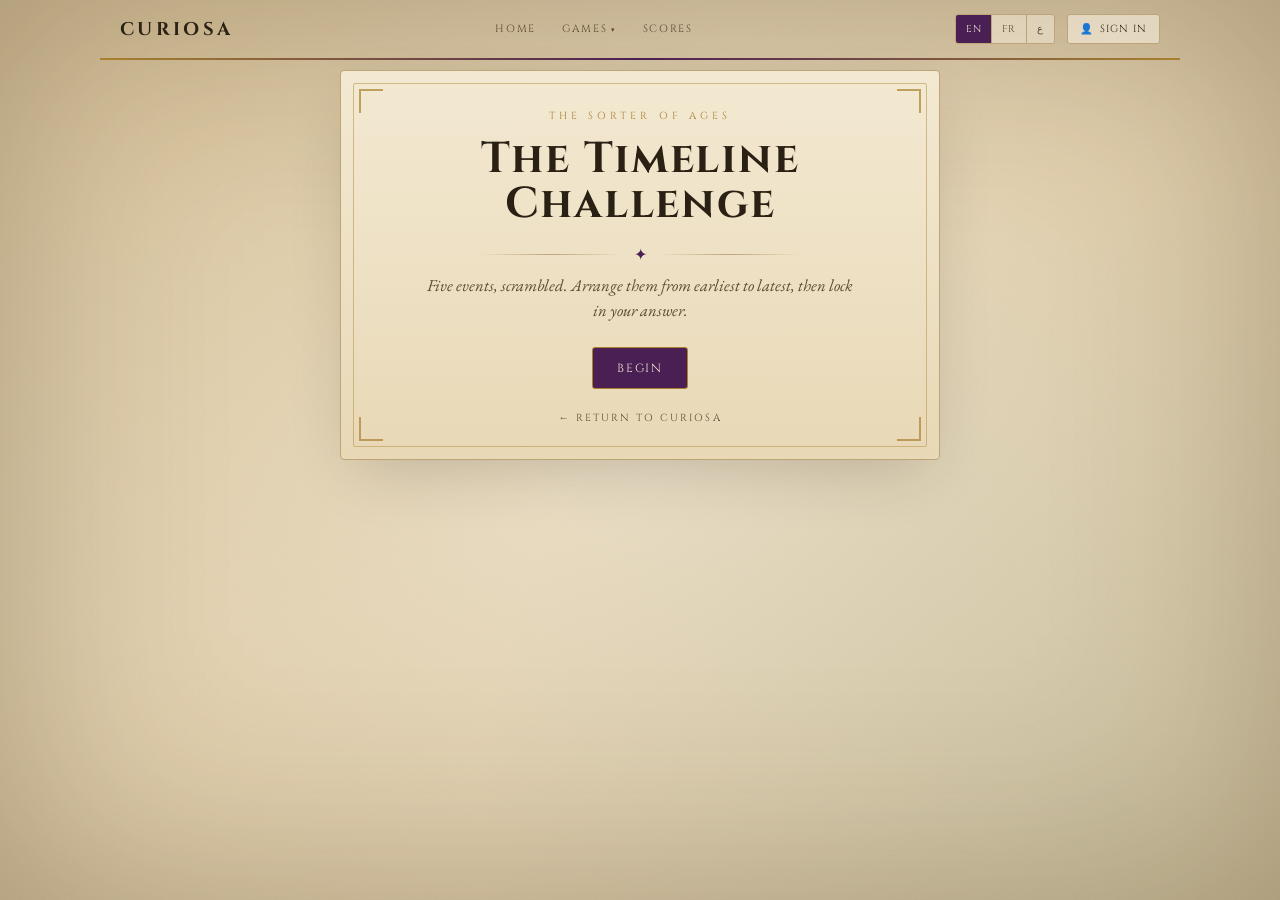
<file: games/timeline.html>
<!DOCTYPE html>
<html lang="en">
<head>
<meta charset="UTF-8">
<meta name="viewport" content="width=device-width, initial-scale=1.0">
<title>The Timeline Challenge — Curiosa</title>
<link rel="preconnect" href="https://fonts.googleapis.com">
<link rel="preconnect" href="https://fonts.gstatic.com" crossorigin>
<link href="https://fonts.googleapis.com/css2?family=Amiri:wght@400;700&family=Cinzel:wght@500;600;700&family=EB+Garamond:ital,wght@0,400;0,500;0,600;1,400&display=swap" rel="stylesheet">
<link rel="stylesheet" href="../assets/shared.css">
<style>
  .stage{max-width:600px}
  .phead{display:flex;justify-content:space-between;align-items:center;font-family:'Cinzel',serif;font-size:.72rem;letter-spacing:.12em;margin-bottom:6px}
  .phead b{color:var(--oxblood)}.phead .b b{color:var(--verdigris)}
  .theme{text-align:center;font-family:'Cinzel',serif;font-size:1.05rem;letter-spacing:.05em;color:var(--oxblood);margin:4px 0 4px}
  html[lang="ar"] .theme{font-family:'Amiri',serif;letter-spacing:0;font-size:1.25rem}
  .hint{text-align:center;font-style:italic;color:var(--ink-soft);font-size:.95rem;margin-bottom:16px}
  .list{display:flex;flex-direction:column;gap:10px}
  .ev{display:flex;align-items:center;gap:12px;background:rgba(255,250,238,.6);border:1px solid var(--line);border-radius:3px;padding:13px 14px}
  .ev .lbl{flex:1;font-size:1.05rem;line-height:1.35}
  .ev .yr{font-family:'Cinzel',serif;color:var(--verdigris);font-size:1rem;white-space:nowrap}
  .ev.ok{background:rgba(53,107,94,.14);border-color:var(--verdigris)}
  .ev.no{background:rgba(156,61,40,.12);border-color:var(--oxblood)}
  .ev.no .yr{color:var(--oxblood)}
  .arrows{display:flex;flex-direction:column;gap:4px}
  .arrows button{cursor:pointer;width:30px;height:24px;border:1px solid var(--line);background:rgba(255,250,238,.7);border-radius:3px;color:var(--ink-soft);font-size:.7rem;line-height:1}
  .arrows button:hover{background:var(--ink);color:var(--parch1)}
  .arrows button:disabled{opacity:.25;cursor:default}
  .note{font-style:italic;color:var(--ink-soft);font-size:.9rem;margin-top:6px;padding-inline-start:6px}
  .actions{display:flex;gap:10px;justify-content:center;margin-top:22px;flex-wrap:wrap}
  .res-title{font-family:'Cinzel',serif;font-size:.72rem;letter-spacing:.3em;text-transform:uppercase;color:var(--ink-soft);text-align:center;margin-bottom:8px}
  .rank{font-family:'Cinzel',serif;font-weight:700;text-align:center;font-size:clamp(1.6rem,5vw,2.3rem);color:var(--oxblood)}
  html[lang="ar"] .rank,html[lang="ar"] .res-title{font-family:'Amiri',serif;letter-spacing:0}
  .scorebig{text-align:center;margin:18px 0 4px;font-size:3rem;font-family:'Cinzel',serif}.scorebig small{font-size:1.1rem;color:var(--ink-soft)}
  .res-sub{text-align:center;font-style:italic;color:var(--ink-soft);font-size:1.02rem;max-width:400px;margin:6px auto 22px;line-height:1.5}
  .res-actions{display:flex;gap:10px;justify-content:center;flex-wrap:wrap}
  .newbest{text-align:center;color:var(--verdigris);font-family:'Cinzel',serif;letter-spacing:.1em;font-size:.78rem;margin-bottom:8px}
</style>
</head>
<body>
<div id="site-header"></div>
<div class="gamewrap"><div class="stage">
  <span class="corner tl"></span><span class="corner tr"></span><span class="corner bl"></span><span class="corner br"></span>
  <div id="app"></div>
</div></div>
<script src="../assets/strings.js"></script>
<script>window.CURIOSA_ROOT="../";</script>
<script src="../assets/core.js"></script>
<script>
var t=Curiosa.t,L=Curiosa.lang;function tr(o){return o[L()]||o.en;}
var G={
  sorter:{en:"The Sorter of Ages",fr:"Le Trieur des Âges",ar:"مُرتِّب العصور"},
  intro:{en:"Five events, scrambled. Arrange them from earliest to latest, then lock in your answer.",fr:"Cinq événements, mélangés. Classez-les du plus ancien au plus récent, puis validez.",ar:"خمسة أحداثٍ مُبعثرة. رتّبها من الأقدم إلى الأحدث ثمّ ثبّت إجابتك."},
  begin:{en:"Begin",fr:"Commencer",ar:"ابدأ"},
  round:{en:"Round",fr:"Manche",ar:"الجولة"},
  hint:{en:"Earliest at the top, latest at the bottom.",fr:"Le plus ancien en haut, le plus récent en bas.",ar:"الأقدم في الأعلى والأحدث في الأسفل."},
  lockIn:{en:"Lock In Order",fr:"Valider l'ordre",ar:"ثبّت الترتيب"},
  nextRound:{en:"Next Round →",fr:"Manche suivante →",ar:"الجولة التالية ←"},
  finish:{en:"See Results →",fr:"Voir les résultats →",ar:"عرض النتائج ←"},
  placed:{en:"correctly placed",fr:"bien placés",ar:"في موضعها الصحيح"},
  complete:{en:"Challenge Complete",fr:"Défi terminé",ar:"اكتمل التحدّي"},
  bc:{en:"BC",fr:"av. J.-C.",ar:"ق.م"},
  ranks:[
    {min:.9,t:{en:"Keeper of Ages",fr:"Gardien des Âges",ar:"حافظ العصور"},d:{en:"The centuries answer to you.",fr:"Les siècles vous obéissent.",ar:"القرون طوع معرفتك."}},
    {min:.7,t:{en:"Master Chronologist",fr:"Maître Chronologiste",ar:"خبير التأريخ"},d:{en:"A fine sense of when.",fr:"Un beau sens du « quand ».",ar:"حسٌّ دقيقٌ بالزمن."}},
    {min:.5,t:{en:"Seasoned Historian",fr:"Historien Aguerri",ar:"مؤرّخ متمرّس"},d:{en:"The eras are coming into focus.",fr:"Les époques se précisent.",ar:"بدأت العصور تتّضح."}},
    {min:.3,t:{en:"Curious Apprentice",fr:"Apprenti Curieux",ar:"متدرّب فضولي"},d:{en:"History rewards the patient.",fr:"L'histoire récompense les patients.",ar:"التاريخ يكافئ الصابرين."}},
    {min:0,t:{en:"Fresh Recruit",fr:"Nouvelle Recrue",ar:"مستجِدّ"},d:{en:"Every timeline starts somewhere.",fr:"Toute chronologie a un début.",ar:"كلّ تسلسلٍ زمنيٍّ له بداية."}}
  ]
};
var SETS=[
 {theme:{en:"The Ancient World",fr:"Le Monde Antique",ar:"العالم القديم"},ev:[
   {y:-2560,l:{en:"Great Pyramid of Giza built",fr:"Construction de la grande pyramide de Gizeh",ar:"بناء هرم خوفو الأكبر بالجيزة"}},
   {y:-753,l:{en:"Traditional founding of Rome",fr:"Fondation traditionnelle de Rome",ar:"التأسيس التقليدي لروما"}},
   {y:-563,l:{en:"Birth of the Buddha",fr:"Naissance du Bouddha",ar:"مولد بوذا"}},
   {y:-323,l:{en:"Death of Alexander the Great",fr:"Mort d'Alexandre le Grand",ar:"وفاة الإسكندر الأكبر"}},
   {y:-44,l:{en:"Assassination of Julius Caesar",fr:"Assassinat de Jules César",ar:"اغتيال يوليوس قيصر"}}]},
 {theme:{en:"Engines of Progress",fr:"Les Moteurs du Progrès",ar:"محرّكات التقدّم"},ev:[
   {y:1440,l:{en:"Gutenberg's printing press",fr:"Presse à imprimer de Gutenberg",ar:"مطبعة غوتنبرغ"}},
   {y:1776,l:{en:"Watt's improved steam engine",fr:"Machine à vapeur perfectionnée de Watt",ar:"محرّك واط البخاري المطوَّر"}},
   {y:1876,l:{en:"Bell patents the telephone",fr:"Bell brevette le téléphone",ar:"بل يسجّل براءة الهاتف"}},
   {y:1903,l:{en:"Wright brothers' first flight",fr:"Premier vol des frères Wright",ar:"أول طيران للأخوين رايت"}},
   {y:1989,l:{en:"Invention of the World Wide Web",fr:"Invention du World Wide Web",ar:"اختراع الشبكة العنكبوتية"}}]},
 {theme:{en:"A Turbulent Century",fr:"Un Siècle Tumultueux",ar:"قرنٌ مضطرب"},ev:[
   {y:1912,l:{en:"Sinking of the Titanic",fr:"Naufrage du Titanic",ar:"غرق سفينة تايتانيك"}},
   {y:1914,l:{en:"First World War begins",fr:"Début de la Première Guerre mondiale",ar:"اندلاع الحرب العالمية الأولى"}},
   {y:1929,l:{en:"Wall Street Crash",fr:"Krach de Wall Street",ar:"انهيار وول ستريت"}},
   {y:1969,l:{en:"Apollo 11 Moon landing",fr:"Alunissage d'Apollo 11",ar:"هبوط أبولو ١١ على القمر"}},
   {y:1989,l:{en:"Fall of the Berlin Wall",fr:"Chute du mur de Berlin",ar:"سقوط جدار برلين"}}]},
 {theme:{en:"Voyages of Discovery",fr:"Les Grandes Découvertes",ar:"رحلات الاستكشاف"},ev:[
   {y:1492,l:{en:"Columbus reaches the Americas",fr:"Colomb atteint les Amériques",ar:"وصول كولومبوس إلى الأمريكتين"}},
   {y:1522,l:{en:"First circumnavigation completed",fr:"Premier tour du monde achevé",ar:"إتمام أول دوران حول الأرض"}},
   {y:1770,l:{en:"Cook charts Australia's east coast",fr:"Cook cartographie la côte est de l'Australie",ar:"كوك يرسم الساحل الشرقي لأستراليا"}},
   {y:1911,l:{en:"Amundsen reaches the South Pole",fr:"Amundsen atteint le pôle Sud",ar:"أموندسن يبلغ القطب الجنوبي"}},
   {y:1953,l:{en:"First ascent of Everest",fr:"Première ascension de l'Everest",ar:"أول صعودٍ لقمة إفرست"}}]},
 {theme:{en:"Ideas & Science",fr:"Idées & Science",ar:"الأفكار والعلوم"},ev:[
   {y:1543,l:{en:"Copernicus: a Sun-centred cosmos",fr:"Copernic : un cosmos héliocentrique",ar:"كوبرنيكوس: كونٌ مركزه الشمس"}},
   {y:1687,l:{en:"Newton's Principia published",fr:"Publication des Principia de Newton",ar:"نشر كتاب نيوتن «المبادئ»"}},
   {y:1859,l:{en:"Darwin's On the Origin of Species",fr:"L'Origine des espèces de Darwin",ar:"كتاب داروين «أصل الأنواع»"}},
   {y:1905,l:{en:"Einstein's special relativity",fr:"Relativité restreinte d'Einstein",ar:"نظرية أينشتاين النسبية الخاصة"}},
   {y:1953,l:{en:"Structure of DNA described",fr:"Description de la structure de l'ADN",ar:"وصف بنية الحمض النووي DNA"}}]},
 {theme:{en:"Power & Revolution",fr:"Pouvoir & Révolution",ar:"السلطة والثورة"},ev:[
   {y:1215,l:{en:"Magna Carta sealed",fr:"Scellement de la Magna Carta",ar:"ختم الماغنا كارتا"}},
   {y:1453,l:{en:"Fall of Constantinople",fr:"Chute de Constantinople",ar:"سقوط القسطنطينية"}},
   {y:1776,l:{en:"US Declaration of Independence",fr:"Déclaration d'indépendance américaine",ar:"إعلان الاستقلال الأمريكي"}},
   {y:1789,l:{en:"French Revolution begins",fr:"Début de la Révolution française",ar:"بداية الثورة الفرنسية"}},
   {y:1947,l:{en:"Indian independence",fr:"Indépendance de l'Inde",ar:"استقلال الهند"}}]},
 {theme:{en:"Empires of Antiquity",fr:"Les Empires de l'Antiquité",ar:"إمبراطوريات العصور القديمة"},ev:[
   {y:-1754,l:{en:"Code of Hammurabi written",fr:"Rédaction du Code de Hammurabi",ar:"تدوين شريعة حمورابي"}},
   {y:-776,l:{en:"First ancient Olympic Games",fr:"Premiers Jeux olympiques antiques",ar:"أول دورة أولمبية قديمة"}},
   {y:-550,l:{en:"Cyrus founds the Persian Empire",fr:"Cyrus fonde l'Empire perse",ar:"قورش يؤسّس الإمبراطورية الفارسية"}},
   {y:-221,l:{en:"Qin begins unifying the Great Wall",fr:"Les Qin commencent à unifier la Grande Muraille",ar:"أسرة تشين تبدأ توحيد سور الصين العظيم"}},
   {y:80,l:{en:"Colosseum completed in Rome",fr:"Achèvement du Colisée à Rome",ar:"اكتمال الكولوسيوم في روما"}}]},
 {theme:{en:"The Islamic Golden Age",fr:"L'Âge d'Or Islamique",ar:"العصر الذهبي الإسلامي"},ev:[
   {y:622,l:{en:"The Hijra to Medina",fr:"L'Hégire vers Médine",ar:"الهجرة إلى المدينة"}},
   {y:762,l:{en:"Founding of Baghdad",fr:"Fondation de Bagdad",ar:"تأسيس مدينة بغداد"}},
   {y:820,l:{en:"Al-Khwarizmi's work on algebra",fr:"Les travaux d'al-Khwarizmi sur l'algèbre",ar:"أعمال الخوارزمي في الجبر"}},
   {y:1025,l:{en:"Ibn Sina's Canon of Medicine",fr:"Le Canon de la médecine d'Ibn Sina",ar:"كتاب القانون في الطب لابن سينا"}},
   {y:1325,l:{en:"Ibn Battuta begins his travels",fr:"Ibn Battuta entame ses voyages",ar:"ابن بطّوطة يبدأ رحلاته"}}]},
 {theme:{en:"The Space Age",fr:"L'Ère Spatiale",ar:"عصر الفضاء"},ev:[
   {y:1957,l:{en:"Sputnik 1, first satellite",fr:"Spoutnik 1, premier satellite",ar:"سبوتنيك ١، أول قمر صناعي"}},
   {y:1961,l:{en:"Gagarin, first human in space",fr:"Gagarine, premier humain dans l'espace",ar:"غاغارين، أول إنسان في الفضاء"}},
   {y:1965,l:{en:"First spacewalk (Leonov)",fr:"Première sortie dans l'espace (Leonov)",ar:"أول سيرٍ في الفضاء (ليونوف)"}},
   {y:1990,l:{en:"Hubble Space Telescope launched",fr:"Lancement du télescope spatial Hubble",ar:"إطلاق تلسكوب هابل الفضائي"}},
   {y:2012,l:{en:"Curiosity rover lands on Mars",fr:"Le rover Curiosity se pose sur Mars",ar:"مركبة كيوريوسيتي تهبط على المرّيخ"}}]},
 {theme:{en:"The Digital Age",fr:"L'Ère Numérique",ar:"العصر الرقمي"},ev:[
   {y:1947,l:{en:"The transistor is invented",fr:"Invention du transistor",ar:"اختراع الترانزستور"}},
   {y:1969,l:{en:"First message sent over ARPANET",fr:"Premier message envoyé sur ARPANET",ar:"أول رسالة عبر شبكة آربانت"}},
   {y:1976,l:{en:"Apple is founded",fr:"Fondation d'Apple",ar:"تأسيس شركة آبل"}},
   {y:1992,l:{en:"First text (SMS) message sent",fr:"Premier SMS envoyé",ar:"إرسال أول رسالة نصّية قصيرة"}},
   {y:2007,l:{en:"The first iPhone is released",fr:"Sortie du premier iPhone",ar:"إطلاق أول هاتف آيفون"}}]},
 {theme:{en:"Art & Culture",fr:"Art & Culture",ar:"الفنّ والثقافة"},ev:[
   {y:1600,l:{en:"Shakespeare's Hamlet first staged",fr:"Première représentation de Hamlet",ar:"أول عرضٍ لمسرحية هاملت لشكسبير"}},
   {y:1824,l:{en:"Beethoven's Ninth Symphony premieres",fr:"Création de la 9e Symphonie de Beethoven",ar:"العرض الأول لسيمفونية بيتهوفن التاسعة"}},
   {y:1839,l:{en:"Photography unveiled (daguerreotype)",fr:"Dévoilement de la photographie (daguerréotype)",ar:"الكشف عن التصوير الضوئي (الدّاغيروتايب)"}},
   {y:1895,l:{en:"Lumière brothers' first film screening",fr:"Première projection des frères Lumière",ar:"أول عرضٍ سينمائي للأخوين لوميير"}},
   {y:1937,l:{en:"First feature-length animated film",fr:"Premier long métrage d'animation",ar:"أول فيلم رسوم متحرّكة طويل"}}]},
 {theme:{en:"Turning Points of the Modern World",fr:"Tournants du Monde Moderne",ar:"منعطفات العالم الحديث"},ev:[
   {y:1833,l:{en:"Britain abolishes slavery in its empire",fr:"La Grande-Bretagne abolit l'esclavage dans son empire",ar:"بريطانيا تُلغي الرقّ في إمبراطوريتها"}},
   {y:1865,l:{en:"American Civil War ends",fr:"Fin de la guerre de Sécession",ar:"نهاية الحرب الأهلية الأمريكية"}},
   {y:1893,l:{en:"New Zealand: first nation to grant women the vote",fr:"Nouvelle-Zélande : premier pays à accorder le vote aux femmes",ar:"نيوزيلندا: أول دولة تمنح المرأة حقّ التصويت"}},
   {y:1948,l:{en:"Universal Declaration of Human Rights",fr:"Déclaration universelle des droits de l'homme",ar:"الإعلان العالمي لحقوق الإنسان"}},
   {y:1990,l:{en:"Nelson Mandela is released from prison",fr:"Libération de Nelson Mandela",ar:"الإفراج عن نيلسون مانديلا"}}]}
];
var ROUNDS=5,app=document.getElementById('app'),st=null;
function shuffle(a){a=a.slice();for(var i=a.length-1;i>0;i--){var j=Math.floor(Math.random()*(i+1));var x=a[i];a[i]=a[j];a[j]=x;}return a;}
function yr(y){return y<0?Math.abs(y)+' '+tr(G.bc):y;}
function home(){st=null;
  app.innerHTML='<div class="view"><div class="eyebrow">'+tr(G.sorter)+'</div><div class="gtitle">'+t("g_timeline")+'</div>'+
   '<div class="rule"><span class="ln"></span><span class="dot">✦</span><span class="ln"></span></div>'+
   '<p class="tagline">'+tr(G.intro)+'</p><div class="center"><button class="btn" id="go">'+tr(G.begin)+'</button></div>'+
   '<a class="backlink" href="../index.html">← '+t("back")+'</a></div>';
  app.querySelector('#go').onclick=startGame;}
function startGame(){var order=shuffle(SETS.map(function(_,i){return i;})).slice(0,ROUNDS);
  st={order:order,round:0,score:0,locked:false,items:null};loadRound();}
function loadRound(){var set=SETS[st.order[st.round]];var items=shuffle(set.ev);
  if(JSON.stringify(items)===JSON.stringify(set.ev.slice().sort(function(a,b){return a.y-b.y;})))items=shuffle(items);
  st.items=items.slice();st.set=set;st.locked=false;render();}
function render(){var maxScore=ROUNDS*5;
  var rows=st.items.map(function(ev,i){
    return '<div class="ev" data-i="'+i+'"><div class="arrows"><button data-up="'+i+'" '+(i===0?'disabled':'')+'>▲</button>'+
      '<button data-down="'+i+'" '+(i===st.items.length-1?'disabled':'')+'>▼</button></div>'+
      '<div class="lbl">'+tr(ev.l)+'</div></div>';}).join('');
  app.innerHTML='<div class="view"><div class="phead"><span>'+tr(G.round)+' <b>'+(st.round+1)+' / '+ROUNDS+'</b></span><span class="b">'+t("score")+' <b>'+st.score+'</b></span></div>'+
   '<div class="theme">'+tr(st.set.theme)+'</div><div class="hint">'+tr(G.hint)+'</div>'+
   '<div class="list" id="list">'+rows+'</div>'+
   '<div class="actions"><button class="btn" id="lock">'+tr(G.lockIn)+'</button></div>'+
   '<a class="backlink" href="../index.html">← '+t("back")+'</a></div>';
  app.querySelectorAll('[data-up]').forEach(function(b){b.onclick=function(){move(+b.dataset.up,-1);};});
  app.querySelectorAll('[data-down]').forEach(function(b){b.onclick=function(){move(+b.dataset.down,1);};});
  app.querySelector('#lock').onclick=lock;}
function move(i,d){var j=i+d;if(j<0||j>=st.items.length)return;var x=st.items[i];st.items[i]=st.items[j];st.items[j]=x;render();}
function lock(){if(st.locked)return;st.locked=true;
  var correctOrder=st.set.ev.slice().sort(function(a,b){return a.y-b.y;});
  var gained=0;
  var rows=app.querySelectorAll('#list .ev');
  st.items.forEach(function(ev,i){var right=(ev===correctOrder[i]);if(right)gained++;
    var row=rows[i];row.classList.add(right?'ok':'no');
    row.querySelector('.arrows').innerHTML='';
    row.insertAdjacentHTML('beforeend','<div class="yr">'+yr(ev.y)+'</div>');});
  st.score+=gained;
  var last=st.round===ROUNDS-1;
  var act=app.querySelector('.actions');
  act.innerHTML='<span style="align-self:center;font-family:Cinzel;font-size:.72rem;letter-spacing:.1em;color:var(--verdigris)">'+gained+'/5 '+tr(G.placed)+'</span>'+
    '<button class="btn" id="nx">'+(last?tr(G.finish):tr(G.nextRound))+'</button>';
  app.querySelector('#nx').onclick=function(){if(last)results();else{st.round++;loadRound();}};}
function results(){var maxScore=ROUNDS*5,pct=st.score/maxScore,r=G.ranks.find(function(x){return pct>=x.min;});
  var isBest=Curiosa.saveScore('timeline',st.score);
  app.innerHTML='<div class="view"><div class="res-title">'+tr(G.complete)+'</div>'+
   (isBest?'<div class="newbest">'+t("newBest")+'</div>':'')+
   '<div class="rank">'+tr(r.t)+'</div><div class="scorebig">'+st.score+'<small> / '+maxScore+'</small></div>'+
   '<p class="res-sub">'+tr(r.d)+'</p>'+
   '<div class="res-actions"><button class="btn" id="again">'+t("playAgain")+'</button><button class="btn ghost" id="menu">'+t("mainGate")+'</button></div>'+
   '<a class="backlink" href="../index.html">← '+t("back")+'</a></div>';
  app.querySelector('#again').onclick=startGame;app.querySelector('#menu').onclick=home;}
home();
</script>
</body>
</html>
</file>
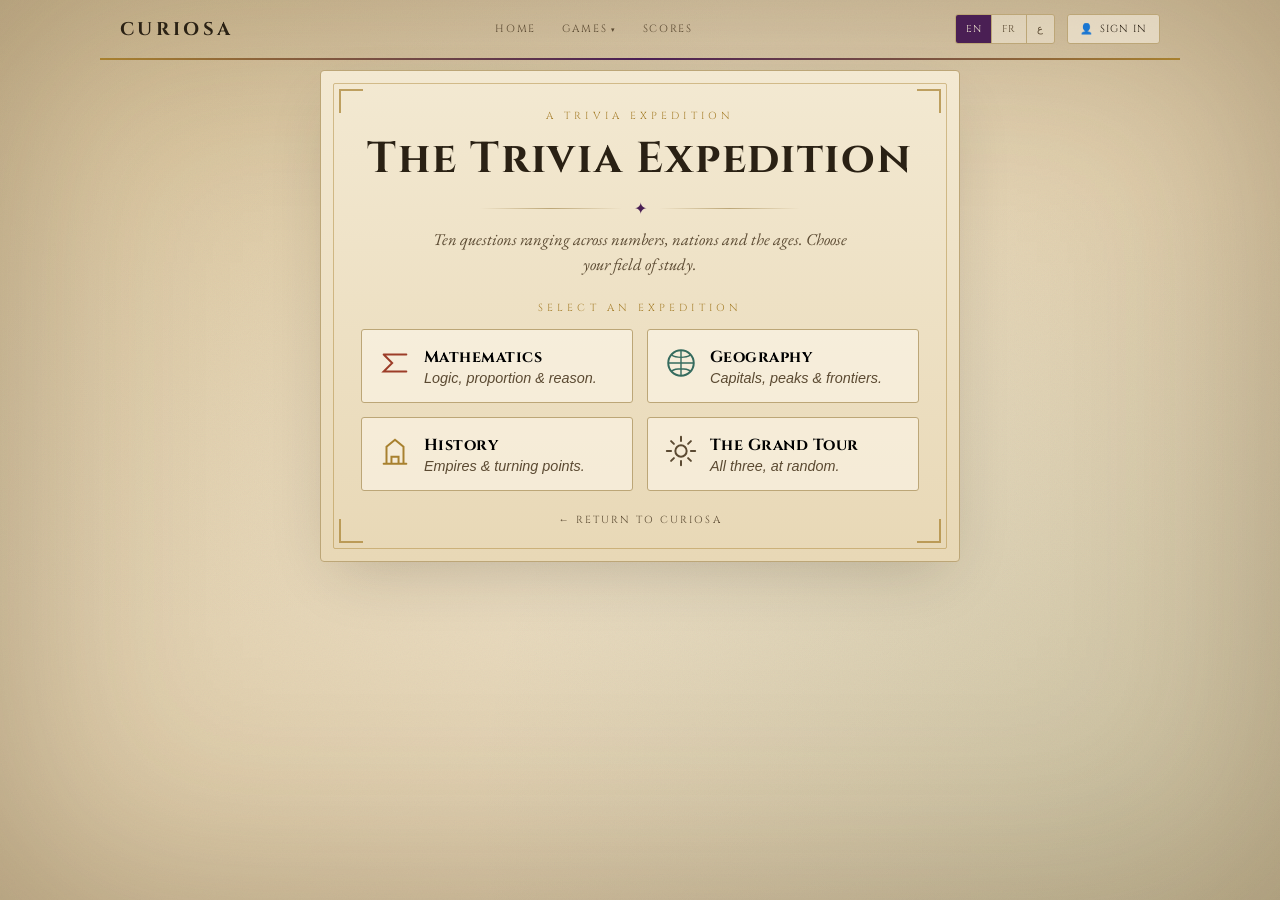
<file: games/trivia.html>
<!DOCTYPE html>
<html lang="en">
<head>
<meta charset="UTF-8">
<meta name="viewport" content="width=device-width, initial-scale=1.0">
<title>The Trivia Expedition — Curiosa</title>
<link rel="preconnect" href="https://fonts.googleapis.com">
<link rel="preconnect" href="https://fonts.gstatic.com" crossorigin>
<link href="https://fonts.googleapis.com/css2?family=Amiri:wght@400;700&family=Cinzel:wght@500;600;700&family=EB+Garamond:ital,wght@0,400;0,500;0,600;1,400&display=swap" rel="stylesheet">
<link rel="stylesheet" href="../assets/shared.css">
<style>
  .cards{display:grid;grid-template-columns:repeat(2,1fr);gap:14px}
  .card{cursor:pointer;text-align:start;background:rgba(255,250,238,.55);border:1px solid var(--line);border-radius:3px;padding:16px;transition:transform .18s,box-shadow .18s,background .18s;display:flex;gap:12px;align-items:flex-start}
  .card:hover{transform:translateY(-3px);box-shadow:0 12px 22px -12px var(--shadow);background:rgba(255,250,238,.92)}
  .card .ic{width:34px;height:34px;flex:none;color:var(--oxblood)}
  .card.geo .ic{color:var(--verdigris)}.card.hist .ic{color:var(--gold)}.card.mix .ic{color:var(--ink-soft)}
  .card h3{font-family:'Cinzel',serif;font-size:1rem;letter-spacing:.03em}
  html[lang="ar"] .card h3{font-family:'Amiri',serif;letter-spacing:0;font-size:1.15rem}
  .qhead{display:flex;justify-content:space-between;align-items:center}
  .qmeta{font-family:'Cinzel',serif;font-size:.66rem;letter-spacing:.18em;text-transform:uppercase;color:var(--ink-soft)}
  html[lang="ar"] .qmeta{font-family:'Amiri',serif;letter-spacing:0;font-size:.85rem}
  .scoreline{display:flex;gap:16px;font-family:'Cinzel',serif;font-size:.72rem;letter-spacing:.1em}
  .scoreline b{color:var(--oxblood)}.scoreline .st b{color:var(--verdigris)}
  .bar{height:6px;background:rgba(120,96,52,.18);border-radius:6px;overflow:hidden;margin:14px 0 24px}
  .bar>i{display:block;height:100%;background:linear-gradient(90deg,var(--gold),var(--oxblood));border-radius:6px;transition:width .45s}
  .qtext{font-size:1.42rem;line-height:1.4;margin-bottom:22px;min-height:2em}
  .opts{display:grid;gap:10px}
  .opt{cursor:pointer;text-align:start;font-size:1.06rem;background:rgba(255,250,238,.55);border:1px solid var(--line);border-radius:3px;padding:13px 15px;color:var(--ink);display:flex;gap:12px;align-items:center;transition:transform .12s,background .14s,border-color .14s}
  .opt .key{font-family:'Cinzel',serif;font-size:.76rem;width:25px;height:25px;flex:none;border:1px solid var(--line);border-radius:50%;display:grid;place-items:center;color:var(--ink-soft)}
  .opt:not(.locked):hover{background:rgba(255,250,238,.95);transform:translateX(3px);border-color:var(--gold)}
  html[dir="rtl"] .opt:not(.locked):hover{transform:translateX(-3px)}
  .opt.correct{background:rgba(53,107,94,.16);border-color:var(--verdigris)}.opt.correct .key{background:var(--verdigris);color:#fff;border-color:var(--verdigris)}
  .opt.wrong{background:rgba(156,61,40,.13);border-color:var(--oxblood)}.opt.wrong .key{background:var(--oxblood);color:#fff;border-color:var(--oxblood)}
  .opt.dim{opacity:.55}.opt.locked{cursor:default}
  .feedback{margin-top:20px;border-top:1px dashed var(--line);padding-top:16px;opacity:0;max-height:0;overflow:hidden;transition:opacity .35s}
  .feedback.show{opacity:1;max-height:420px}
  .verdict{font-family:'Cinzel',serif;letter-spacing:.14em;text-transform:uppercase;font-size:.78rem;margin-bottom:6px}
  .verdict.good{color:var(--verdigris)}.verdict.bad{color:var(--oxblood)}
  .explain{font-size:1.02rem;line-height:1.55;font-style:italic}
  .nextrow{display:flex;justify-content:flex-end;margin-top:16px}
  .res-title{font-family:'Cinzel',serif;font-size:.7rem;letter-spacing:.3em;text-transform:uppercase;color:var(--ink-soft);text-align:center;margin-bottom:8px}
  .rank{font-family:'Cinzel',serif;font-weight:700;text-align:center;font-size:clamp(1.7rem,5vw,2.4rem);color:var(--oxblood)}
  html[lang="ar"] .rank,html[lang="ar"] .res-title,html[lang="ar"] .qmeta{font-family:'Amiri',serif;letter-spacing:0}
  .scorebig{text-align:center;margin:18px 0 4px;font-size:3.1rem;font-family:'Cinzel',serif}.scorebig small{font-size:1.2rem;color:var(--ink-soft)}
  .res-sub{text-align:center;font-style:italic;color:var(--ink-soft);font-size:1.04rem;max-width:420px;margin:6px auto 22px;line-height:1.5}
  .res-actions{display:flex;gap:10px;justify-content:center;flex-wrap:wrap}
  .newbest{text-align:center;color:var(--verdigris);font-family:'Cinzel',serif;letter-spacing:.1em;font-size:.78rem;margin-bottom:8px}
  @media(max-width:560px){.cards{grid-template-columns:1fr}.qtext{font-size:1.24rem}}
</style>
</head>
<body>
<div id="site-header"></div>
<div class="gamewrap"><div class="stage">
  <span class="corner tl"></span><span class="corner tr"></span><span class="corner bl"></span><span class="corner br"></span>
  <div id="app"></div>
</div></div>

<script src="../assets/strings.js"></script>
<script>window.CURIOSA_ROOT="../";</script>
<script src="../assets/core.js"></script>
<script>
var t=Curiosa.t, L=Curiosa.lang;
function tr(o){return o[L()]||o.en;}

// labels for this game (trilingual)
var G={
  expedition:{en:"A Trivia Expedition",fr:"Une Expédition de Connaissances",ar:"رحلة معارف"},
  intro:{en:"Ten questions ranging across numbers, nations and the ages. Choose your field of study.",fr:"Dix questions à travers les nombres, les nations et les âges. Choisissez votre domaine.",ar:"عشرة أسئلة عبر الأرقام والأمم والعصور. اختر مجال دراستك."},
  pick:{en:"Select an Expedition",fr:"Choisissez une expédition",ar:"اختر رحلة"},
  math:{en:"Mathematics",fr:"Mathématiques",ar:"الرياضيات"},
  geo:{en:"Geography",fr:"Géographie",ar:"الجغرافيا"},
  hist:{en:"History",fr:"Histoire",ar:"التاريخ"},
  grand:{en:"The Grand Tour",fr:"Le Grand Tour",ar:"الجولة الكبرى"},
  dmath:{en:"Logic, proportion & reason.",fr:"Logique, proportion et raison.",ar:"منطق ونسب وتفكير."},
  dgeo:{en:"Capitals, peaks & frontiers.",fr:"Capitales, sommets et frontières.",ar:"عواصم وقمم وحدود."},
  dhist:{en:"Empires & turning points.",fr:"Empires et tournants.",ar:"إمبراطوريات ومنعطفات."},
  dgrand:{en:"All three, at random.",fr:"Les trois, au hasard.",ar:"الثلاثة معًا عشوائيًا."},
  question:{en:"Question",fr:"Question",ar:"سؤال"},
  ranks:[
    {min:.9, t:{en:"Polymath Laureate",fr:"Lauréat Polymathe",ar:"عالِم موسوعي"}, d:{en:"Extraordinary range across every field.",fr:"Une portée extraordinaire dans tous les domaines.",ar:"معرفة استثنائية في كل المجالات."}},
    {min:.7, t:{en:"Master Cartographer",fr:"Maître Cartographe",ar:"خبير المعارف"}, d:{en:"A formidable command of the world.",fr:"Une maîtrise remarquable du monde.",ar:"تمكُّن لافت من معارف العالم."}},
    {min:.5, t:{en:"Seasoned Traveler",fr:"Voyageur Aguerri",ar:"رحّالة متمرّس"}, d:{en:"Solid footing, with ground still to explore.",fr:"De bonnes bases, et encore à explorer.",ar:"أساس متين وما زال هناك للاستكشاف."}},
    {min:.3, t:{en:"Curious Apprentice",fr:"Apprenti Curieux",ar:"متدرّب فضولي"}, d:{en:"The expedition has begun.",fr:"L'expédition a commencé.",ar:"بدأت الرحلة للتو."}},
    {min:0,  t:{en:"Fresh Recruit",fr:"Nouvelle Recrue",ar:"مستجِدّ"}, d:{en:"Everyone starts at the trailhead.",fr:"Tout le monde commence au départ du sentier.",ar:"الجميع يبدأ من البداية."}}
  ]
};

var BANK={
 math:[
  {q:{en:"What is the value of 0! (zero factorial)?",fr:"Quelle est la valeur de 0! (factorielle de zéro) ?",ar:"ما قيمة ‎0!‎ (مضروب الصفر)؟"},
   a:[{en:"1",fr:"1",ar:"١"},{en:"0",fr:"0",ar:"٠"},{en:"Undefined",fr:"Indéfini",ar:"غير معرّف"},{en:"Infinity",fr:"Infini",ar:"لا نهاية"}],
   e:{en:"By convention 0! = 1 — the 'empty product', which keeps formulas for combinations consistent.",fr:"Par convention 0! = 1 — le « produit vide », qui rend cohérentes les formules de combinaisons.",ar:"اصطلاحًا ‎0! = 1‎ — وهو «الجداء الفارغ» الذي يبقي صيغ التوافيق متّسقة."}},
  {q:{en:"The interior angles of a hexagon sum to how many degrees?",fr:"La somme des angles intérieurs d'un hexagone vaut combien de degrés ?",ar:"كم مجموع الزوايا الداخلية للشكل السداسي بالدرجات؟"},
   a:[{en:"720°",fr:"720°",ar:"٧٢٠°"},{en:"540°",fr:"540°",ar:"٥٤٠°"},{en:"640°",fr:"640°",ar:"٦٤٠°"},{en:"900°",fr:"900°",ar:"٩٠٠°"}],
   e:{en:"Use (n−2)×180°. For six sides: 4×180° = 720°.",fr:"On applique (n−2)×180°. Pour six côtés : 4×180° = 720°.",ar:"نستخدم ‎(n−2)×180°‎. لستة أضلاع: ‎4×180° = 720°‎."}},
  {q:{en:"Rolling two dice, what is the probability the sum is 7?",fr:"En lançant deux dés, quelle est la probabilité d'obtenir 7 ?",ar:"عند رمي نردين، ما احتمال أن يكون المجموع ٧؟"},
   a:[{en:"1/6",fr:"1/6",ar:"١/٦"},{en:"1/8",fr:"1/8",ar:"١/٨"},{en:"1/12",fr:"1/12",ar:"١/١٢"},{en:"5/36",fr:"5/36",ar:"٥/٣٦"}],
   e:{en:"Six of the 36 outcomes sum to 7, so 6/36 = 1/6 — the most likely total.",fr:"Six des 36 résultats donnent 7, soit 6/36 = 1/6 — le total le plus probable.",ar:"ستة من ٣٦ ناتجًا مجموعها ٧، أي ‎6/36 = 1/6‎ — وهو الأكثر احتمالًا."}},
  {q:{en:"What is the derivative of sin(x)?",fr:"Quelle est la dérivée de sin(x) ?",ar:"ما مشتقة الدالة جا(س) [sin(x)]؟"},
   a:[{en:"cos(x)",fr:"cos(x)",ar:"جتا(س) [cos(x)]"},{en:"−cos(x)",fr:"−cos(x)",ar:"−جتا(س)"},{en:"−sin(x)",fr:"−sin(x)",ar:"−جا(س)"},{en:"tan(x)",fr:"tan(x)",ar:"ظا(س)"}],
   e:{en:"d/dx[sin x] = cos x; differentiating cycles every four steps.",fr:"d/dx[sin x] = cos x ; la dérivation revient au point de départ tous les quatre pas.",ar:"مشتقة جا(س) هي جتا(س)، وتتكرّر الدورة كل أربع خطوات."}},
  {q:{en:"Which kind of number is the square root of 2?",fr:"Quel type de nombre est la racine carrée de 2 ?",ar:"أيُّ نوعٍ من الأعداد هو الجذر التربيعي للعدد ٢؟"},
   a:[{en:"Irrational",fr:"Irrationnel",ar:"عدد غير نسبي (أصمّ)"},{en:"Rational",fr:"Rationnel",ar:"عدد نسبي"},{en:"Imaginary",fr:"Imaginaire",ar:"عدد تخيّلي"},{en:"Integer",fr:"Entier",ar:"عدد صحيح"}],
   e:{en:"√2 ≈ 1.414… cannot be written as a ratio of integers — the classic irrational number.",fr:"√2 ≈ 1,414… ne peut s'écrire comme rapport d'entiers — l'exemple classique d'irrationnel.",ar:"الجذر التربيعي لـ٢ ≈ ١٫٤١٤، ولا يمكن كتابته كنسبة بين عددين صحيحين — وهو المثال الكلاسيكي للعدد الأصمّ."}},
  {q:{en:"In a normal distribution, about what share of data lies within one standard deviation of the mean?",fr:"Dans une loi normale, quelle proportion des données se trouve à un écart-type de la moyenne ?",ar:"في التوزيع الطبيعي، ما النسبة التقريبية للبيانات ضمن انحرافٍ معياريٍّ واحدٍ عن المتوسط؟"},
   a:[{en:"About 68%",fr:"Environ 68 %",ar:"نحو ٦٨٪"},{en:"About 50%",fr:"Environ 50 %",ar:"نحو ٥٠٪"},{en:"About 95%",fr:"Environ 95 %",ar:"نحو ٩٥٪"},{en:"About 34%",fr:"Environ 34 %",ar:"نحو ٣٤٪"}],
   e:{en:"The 68–95–99.7 rule: ~68% within ±1 SD, ~95% within ±2 SD.",fr:"La règle 68–95–99,7 : ~68 % à ±1 écart-type, ~95 % à ±2.",ar:"قاعدة ٦٨–٩٥–٩٩٫٧: نحو ٦٨٪ ضمن انحراف واحد، ونحو ٩٥٪ ضمن انحرافين."}},
  {q:{en:"What is 2 raised to the 10th power (2¹⁰)?",fr:"Combien vaut 2 puissance 10 (2¹⁰) ?",ar:"كم يساوي ٢ مرفوعًا للأس ١٠ (‎2¹⁰‎)؟"},
   a:[{en:"1024",fr:"1024",ar:"١٠٢٤"},{en:"512",fr:"512",ar:"٥١٢"},{en:"2048",fr:"2048",ar:"٢٠٤٨"},{en:"1000",fr:"1000",ar:"١٠٠٠"}],
   e:{en:"2¹⁰ = 1024 — why a 'kilobyte' is often 1024 bytes.",fr:"2¹⁰ = 1024 — d'où un « kilo-octet » de 1024 octets.",ar:"‎2¹⁰ = 1024‎ — ولهذا يُعدّ «الكيلوبايت» غالبًا ١٠٢٤ بايت."}},
  {q:{en:"What is the approximate value of Euler's number, e?",fr:"Quelle est la valeur approximative du nombre d'Euler, e ?",ar:"ما القيمة التقريبية لعدد أويلر (e)؟"},
   a:[{en:"2.718",fr:"2,718",ar:"٢٫٧١٨"},{en:"3.142",fr:"3,142",ar:"٣٫١٤٢"},{en:"1.618",fr:"1,618",ar:"١٫٦١٨"},{en:"1.414",fr:"1,414",ar:"١٫٤١٤"}],
   e:{en:"e ≈ 2.718, the base of natural logarithms. (3.142 is π.)",fr:"e ≈ 2,718, la base des logarithmes naturels. (3,142 ≈ π.)",ar:"‎e ≈ 2.718‎ وهو أساس اللوغاريتمات الطبيعية. (و٣٫١٤٢ هو باي.)"}},
  {q:{en:"How many edges does a cube have?",fr:"Combien d'arêtes possède un cube ?",ar:"كم عدد أحرف (حواف) المكعّب؟"},
   a:[{en:"12",fr:"12",ar:"١٢"},{en:"8",fr:"8",ar:"٨"},{en:"6",fr:"6",ar:"٦"},{en:"16",fr:"16",ar:"١٦"}],
   e:{en:"A cube has 6 faces, 8 vertices and 12 edges (V−E+F = 2).",fr:"Un cube a 6 faces, 8 sommets et 12 arêtes (S−A+F = 2).",ar:"للمكعّب ٦ أوجه و٨ رؤوس و١٢ حرفًا (‎V−E+F = 2‎)."}},
  {q:{en:"What is log₁₀(1000)?",fr:"Combien vaut log₁₀(1000) ?",ar:"كم يساوي ‎log₁₀(1000)‎؟"},
   a:[{en:"3",fr:"3",ar:"٣"},{en:"2",fr:"2",ar:"٢"},{en:"4",fr:"4",ar:"٤"},{en:"10",fr:"10",ar:"١٠"}],
   e:{en:"Ten to what power gives 1000? 10³ = 1000, so 3.",fr:"Dix à quelle puissance donne 1000 ? 10³ = 1000, donc 3.",ar:"عشرة لأيّ أُسٍّ تعطي ١٠٠٠؟ ‎10³ = 1000‎، فالجواب ٣."}},
  {q:{en:"The interior angles of a triangle always sum to how many degrees?",fr:"La somme des angles intérieurs d'un triangle vaut toujours combien de degrés ?",ar:"كم مجموع الزوايا الداخلية لأيّ مثلّثٍ بالدرجات؟"},
   a:[{en:"180°",fr:"180°",ar:"١٨٠°"},{en:"360°",fr:"360°",ar:"٣٦٠°"},{en:"90°",fr:"90°",ar:"٩٠°"},{en:"270°",fr:"270°",ar:"٢٧٠°"}],
   e:{en:"In flat (Euclidean) geometry the three angles always add to 180°.",fr:"En géométrie plane (euclidienne), les trois angles font toujours 180°.",ar:"في الهندسة المستوية (الإقليدية) يكون مجموع الزوايا الثلاث دائمًا ١٨٠°."}},
  {q:{en:"Which of these is a prime number?",fr:"Lequel de ces nombres est premier ?",ar:"أيُّ هذه الأعداد عددٌ أوّلي؟"},
   a:[{en:"17",fr:"17",ar:"١٧"},{en:"21",fr:"21",ar:"٢١"},{en:"27",fr:"27",ar:"٢٧"},{en:"15",fr:"15",ar:"١٥"}],
   e:{en:"17 has no divisors but 1 and itself; the others factor (21=3×7, 27=3³, 15=3×5).",fr:"17 n'a pas d'autre diviseur que 1 et lui-même ; les autres se factorisent (21=3×7, 27=3³, 15=3×5).",ar:"العدد ١٧ لا يقبل القسمة إلا على ١ ونفسه، أمّا البقية فتتحلّل (٢١=٣×٧، ٢٧=٣³، ١٥=٣×٥)."}},
  {q:{en:"What is 7! (seven factorial)?",fr:"Combien vaut 7! (factorielle de sept) ?",ar:"كم يساوي ‎7!‎ (مضروب سبعة)؟"},
   a:[{en:"5040",fr:"5040",ar:"٥٠٤٠"},{en:"720",fr:"720",ar:"٧٢٠"},{en:"49",fr:"49",ar:"٤٩"},{en:"823543",fr:"823543",ar:"٨٢٣٥٤٣"}],
   e:{en:"7! = 7×6×5×4×3×2×1 = 5040.",fr:"7! = 7×6×5×4×3×2×1 = 5040.",ar:"‎7! = 7×6×5×4×3×2×1 = 5040‎."}},
  {q:{en:"What is the square root of 144?",fr:"Quelle est la racine carrée de 144 ?",ar:"ما الجذر التربيعي للعدد ١٤٤؟"},
   a:[{en:"12",fr:"12",ar:"١٢"},{en:"14",fr:"14",ar:"١٤"},{en:"11",fr:"11",ar:"١١"},{en:"72",fr:"72",ar:"٧٢"}],
   e:{en:"12 × 12 = 144.",fr:"12 × 12 = 144.",ar:"‎12 × 12 = 144‎."}},
  {q:{en:"What is 15% of 200?",fr:"Combien font 15 % de 200 ?",ar:"كم يساوي ١٥٪ من ٢٠٠؟"},
   a:[{en:"30",fr:"30",ar:"٣٠"},{en:"15",fr:"15",ar:"١٥"},{en:"45",fr:"45",ar:"٤٥"},{en:"20",fr:"20",ar:"٢٠"}],
   e:{en:"10% of 200 is 20, and 5% is 10, so 15% = 30.",fr:"10 % de 200 font 20, et 5 % font 10, donc 15 % = 30.",ar:"١٠٪ من ٢٠٠ هي ٢٠، و٥٪ هي ١٠، إذن ١٥٪ = ٣٠."}},
  {q:{en:"In the sequence 1, 1, 2, 3, 5, 8… what number comes next?",fr:"Dans la suite 1, 1, 2, 3, 5, 8… quel nombre vient ensuite ?",ar:"في المتتالية ١، ١، ٢، ٣، ٥، ٨… ما العدد التالي؟"},
   a:[{en:"13",fr:"13",ar:"١٣"},{en:"11",fr:"11",ar:"١١"},{en:"16",fr:"16",ar:"١٦"},{en:"10",fr:"10",ar:"١٠"}],
   e:{en:"Each Fibonacci term is the sum of the two before it: 5 + 8 = 13.",fr:"Chaque terme de Fibonacci est la somme des deux précédents : 5 + 8 = 13.",ar:"كلّ حدٍّ في متتالية فيبوناتشي هو مجموع الحدّين قبله: ٥ + ٨ = ١٣."}},
  {q:{en:"What is the greatest common divisor (GCD) of 12 and 18?",fr:"Quel est le plus grand commun diviseur (PGCD) de 12 et 18 ?",ar:"ما القاسم المشترك الأكبر للعددين ١٢ و١٨؟"},
   a:[{en:"6",fr:"6",ar:"٦"},{en:"3",fr:"3",ar:"٣"},{en:"12",fr:"12",ar:"١٢"},{en:"36",fr:"36",ar:"٣٦"}],
   e:{en:"12 = 2²×3, 18 = 2×3²; the shared factors give 2×3 = 6.",fr:"12 = 2²×3, 18 = 2×3² ; les facteurs communs donnent 2×3 = 6.",ar:"‎12 = 2²×3‎ و‎18 = 2×3²‎، والعوامل المشتركة تعطي ‎2×3 = 6‎."}},
  {q:{en:"What is the sum of all whole numbers from 1 to 100?",fr:"Quelle est la somme de tous les entiers de 1 à 100 ?",ar:"ما مجموع الأعداد الصحيحة من ١ إلى ١٠٠؟"},
   a:[{en:"5050",fr:"5050",ar:"٥٠٥٠"},{en:"5000",fr:"5000",ar:"٥٠٠٠"},{en:"10000",fr:"10000",ar:"١٠٠٠٠"},{en:"4950",fr:"4950",ar:"٤٩٥٠"}],
   e:{en:"Pair them: 1+100, 2+99… fifty pairs of 101 = 5050 (the young Gauss trick).",fr:"On apparie : 1+100, 2+99… cinquante paires de 101 = 5050 (l'astuce du jeune Gauss).",ar:"نُزاوجها: ١+١٠٠، ٢+٩٩… خمسون زوجًا قيمة كلٍّ ١٠١ = ٥٠٥٠ (حيلة الطفل غاوس)."}},
  {q:{en:"How many degrees are in a right angle?",fr:"Combien de degrés compte un angle droit ?",ar:"كم درجةً في الزاوية القائمة؟"},
   a:[{en:"90°",fr:"90°",ar:"٩٠°"},{en:"45°",fr:"45°",ar:"٤٥°"},{en:"180°",fr:"180°",ar:"١٨٠°"},{en:"60°",fr:"60°",ar:"٦٠°"}],
   e:{en:"A right angle is a quarter turn — 90 degrees.",fr:"Un angle droit est un quart de tour — 90 degrés.",ar:"الزاوية القائمة رُبع دورة — أي ٩٠ درجة."}},
  {q:{en:"In binary, what is 1010 in our usual (decimal) numbers?",fr:"En binaire, que vaut 1010 en nombres décimaux habituels ?",ar:"في النظام الثنائي، كم يساوي ‎1010‎ بالأعداد العشرية المعتادة؟"},
   a:[{en:"10",fr:"10",ar:"١٠"},{en:"8",fr:"8",ar:"٨"},{en:"12",fr:"12",ar:"١٢"},{en:"1010",fr:"1010",ar:"١٠١٠"}],
   e:{en:"8 + 0 + 2 + 0 = 10 (the 8s and 2s places are on).",fr:"8 + 0 + 2 + 0 = 10 (les rangs des 8 et des 2 sont actifs).",ar:"‎8 + 0 + 2 + 0 = 10‎ (خانتا الثمانية والاثنين مفعّلتان)."}},
  {q:{en:"What is the value of π (pi) to two decimal places?",fr:"Quelle est la valeur de π (pi) à deux décimales ?",ar:"ما قيمة ط (باي) لأقرب منزلتين عشريتين؟"},
   a:[{en:"3.14",fr:"3,14",ar:"٣٫١٤"},{en:"3.41",fr:"3,41",ar:"٣٫٤١"},{en:"3.12",fr:"3,12",ar:"٣٫١٢"},{en:"2.72",fr:"2,72",ar:"٢٫٧٢"}],
   e:{en:"π ≈ 3.14159…, the ratio of a circle's circumference to its diameter.",fr:"π ≈ 3,14159…, le rapport de la circonférence d'un cercle à son diamètre.",ar:"ط ≈ ٣٫١٤١٥٩…، وهي نسبة محيط الدائرة إلى قطرها."}},
  {q:{en:"What is the length of the longest side of a right triangle called?",fr:"Comment appelle-t-on le plus long côté d'un triangle rectangle ?",ar:"ماذا يُسمّى أطول ضلعٍ في المثلّث القائم الزاوية؟"},
   a:[{en:"The hypotenuse",fr:"L'hypoténuse",ar:"الوتر"},{en:"The radius",fr:"Le rayon",ar:"نصف القطر"},{en:"The tangent",fr:"La tangente",ar:"المماس"},{en:"The chord",fr:"La corde",ar:"الوتر الدائري"}],
   e:{en:"The hypotenuse lies opposite the right angle and is the longest side.",fr:"L'hypoténuse est opposée à l'angle droit et constitue le plus long côté.",ar:"الوتر يقابل الزاوية القائمة وهو أطول الأضلاع."}},
  {q:{en:"What is 25% expressed as a simple fraction?",fr:"Comment écrit-on 25 % en fraction simple ?",ar:"كيف يُكتب ٢٥٪ على هيئة كسرٍ بسيط؟"},
   a:[{en:"1/4",fr:"1/4",ar:"١/٤"},{en:"1/2",fr:"1/2",ar:"١/٢"},{en:"1/5",fr:"1/5",ar:"١/٥"},{en:"2/5",fr:"2/5",ar:"٢/٥"}],
   e:{en:"25 per 100 reduces to 1/4.",fr:"25 pour 100 se réduit à 1/4.",ar:"٢٥ من ١٠٠ تُختصر إلى ١/٤."}},
  {q:{en:"What is the next prime number after 13?",fr:"Quel est le nombre premier qui suit 13 ?",ar:"ما العدد الأوّلي الذي يلي ١٣؟"},
   a:[{en:"17",fr:"17",ar:"١٧"},{en:"15",fr:"15",ar:"١٥"},{en:"14",fr:"14",ar:"١٤"},{en:"19",fr:"19",ar:"١٩"}],
   e:{en:"14, 15 and 16 all factor; 17 is the next prime.",fr:"14, 15 et 16 se factorisent ; 17 est le premier suivant.",ar:"١٤ و١٥ و١٦ كلّها تتحلّل، و١٧ هو الأوّلي التالي."}},
  {q:{en:"What is the value of cos(0)?",fr:"Quelle est la valeur de cos(0) ?",ar:"ما قيمة جتا(٠) [cos(0)]؟"},
   a:[{en:"1",fr:"1",ar:"١"},{en:"0",fr:"0",ar:"٠"},{en:"−1",fr:"−1",ar:"−١"},{en:"½",fr:"½",ar:"½"}],
   e:{en:"cos(0) = 1, while sin(0) = 0.",fr:"cos(0) = 1, tandis que sin(0) = 0.",ar:"جتا(٠) = ١، بينما جا(٠) = ٠."}},
  {q:{en:"What is 3⁴ (three to the fourth power)?",fr:"Combien vaut 3⁴ (trois puissance quatre) ?",ar:"كم يساوي ‎3⁴‎ (ثلاثة أُس أربعة)؟"},
   a:[{en:"81",fr:"81",ar:"٨١"},{en:"12",fr:"12",ar:"١٢"},{en:"64",fr:"64",ar:"٦٤"},{en:"27",fr:"27",ar:"٢٧"}],
   e:{en:"3×3×3×3 = 81.",fr:"3×3×3×3 = 81.",ar:"‎3×3×3×3 = 81‎."}},
  {q:{en:"What is the perimeter of a square whose side is 5?",fr:"Quel est le périmètre d'un carré de côté 5 ?",ar:"ما محيط مربّعٍ طول ضلعه ٥؟"},
   a:[{en:"20",fr:"20",ar:"٢٠"},{en:"25",fr:"25",ar:"٢٥"},{en:"10",fr:"10",ar:"١٠"},{en:"15",fr:"15",ar:"١٥"}],
   e:{en:"Four equal sides: 4 × 5 = 20. (Area would be 25.)",fr:"Quatre côtés égaux : 4 × 5 = 20. (L'aire serait 25.)",ar:"أربعة أضلاع متساوية: ‎4 × 5 = 20‎. (أمّا المساحة فـ٢٥.)"}},
  {q:{en:"Which number is both a perfect square and a perfect cube?",fr:"Quel nombre est à la fois un carré parfait et un cube parfait ?",ar:"أيُّ عددٍ هو مربّعٌ كاملٌ ومكعّبٌ كاملٌ في آنٍ معًا؟"},
   a:[{en:"64",fr:"64",ar:"٦٤"},{en:"36",fr:"36",ar:"٣٦"},{en:"27",fr:"27",ar:"٢٧"},{en:"100",fr:"100",ar:"١٠٠"}],
   e:{en:"64 = 8² and also 4³, so it is both.",fr:"64 = 8² et aussi 4³, donc les deux.",ar:"‎64 = 8²‎ وكذلك ‎4³‎، فهو الاثنان معًا."}}
 ],
 geo:[
  {q:{en:"What is the capital of Australia?",fr:"Quelle est la capitale de l'Australie ?",ar:"ما عاصمة أستراليا؟"},
   a:[{en:"Canberra",fr:"Canberra",ar:"كانبرا"},{en:"Sydney",fr:"Sydney",ar:"سيدني"},{en:"Melbourne",fr:"Melbourne",ar:"ملبورن"},{en:"Perth",fr:"Perth",ar:"بيرث"}],
   e:{en:"Canberra was built as a compromise capital between Sydney and Melbourne.",fr:"Canberra fut bâtie comme capitale de compromis entre Sydney et Melbourne.",ar:"بُنيت كانبرا عاصمةً توافقيةً بين سيدني وملبورن."}},
  {q:{en:"What is the capital of New Zealand?",fr:"Quelle est la capitale de la Nouvelle-Zélande ?",ar:"ما عاصمة نيوزيلندا؟"},
   a:[{en:"Wellington",fr:"Wellington",ar:"ويلينغتون"},{en:"Auckland",fr:"Auckland",ar:"أوكلاند"},{en:"Christchurch",fr:"Christchurch",ar:"كرايستشيرش"},{en:"Hamilton",fr:"Hamilton",ar:"هاملتون"}],
   e:{en:"Wellington is the capital, though Auckland is the larger city.",fr:"Wellington est la capitale, bien qu'Auckland soit la plus grande ville.",ar:"ويلينغتون هي العاصمة، رغم أنّ أوكلاند أكبر مدينة."}},
  {q:{en:"Which is the smallest country in the world by area?",fr:"Quel est le plus petit pays du monde par sa superficie ?",ar:"ما أصغر دولة في العالم من حيث المساحة؟"},
   a:[{en:"Vatican City",fr:"Le Vatican",ar:"مدينة الفاتيكان"},{en:"Monaco",fr:"Monaco",ar:"موناكو"},{en:"Nauru",fr:"Nauru",ar:"ناورو"},{en:"San Marino",fr:"Saint-Marin",ar:"سان مارينو"}],
   e:{en:"Vatican City covers about 0.49 km² — the smallest sovereign state.",fr:"Le Vatican couvre environ 0,49 km² — le plus petit État souverain.",ar:"تبلغ مساحة الفاتيكان نحو ٠٫٤٩ كم² — أصغر دولة ذات سيادة."}},
  {q:{en:"In which country is Mount Kilimanjaro?",fr:"Dans quel pays se trouve le Kilimandjaro ?",ar:"في أيّ دولة يقع جبل كليمنجارو؟"},
   a:[{en:"Tanzania",fr:"Tanzanie",ar:"تنزانيا"},{en:"Kenya",fr:"Kenya",ar:"كينيا"},{en:"Ethiopia",fr:"Éthiopie",ar:"إثيوبيا"},{en:"Uganda",fr:"Ouganda",ar:"أوغندا"}],
   e:{en:"Kilimanjaro (~5,895 m) rises in northeastern Tanzania.",fr:"Le Kilimandjaro (~5 895 m) s'élève au nord-est de la Tanzanie.",ar:"يرتفع كليمنجارو (نحو ٥٨٩٥ م) في شمال شرق تنزانيا."}},
  {q:{en:"The Strait of Gibraltar links the Mediterranean to which body of water?",fr:"Le détroit de Gibraltar relie la Méditerranée à quelle étendue d'eau ?",ar:"يصل مضيق جبل طارق البحر المتوسط بأيّ مسطّح مائي؟"},
   a:[{en:"The Atlantic Ocean",fr:"L'océan Atlantique",ar:"المحيط الأطلسي"},{en:"The Black Sea",fr:"La mer Noire",ar:"البحر الأسود"},{en:"The Red Sea",fr:"La mer Rouge",ar:"البحر الأحمر"},{en:"The Indian Ocean",fr:"L'océan Indien",ar:"المحيط الهندي"}],
   e:{en:"This narrow strait is the Mediterranean's only natural ocean outlet.",fr:"Ce détroit étroit est le seul débouché océanique naturel de la Méditerranée.",ar:"هذا المضيق الضيّق هو المنفذ المحيطي الطبيعي الوحيد للبحر المتوسط."}},
  {q:{en:"Which country contains the most natural lakes?",fr:"Quel pays compte le plus de lacs naturels ?",ar:"أيُّ دولة تضمّ أكبر عددٍ من البحيرات الطبيعية؟"},
   a:[{en:"Canada",fr:"Canada",ar:"كندا"},{en:"Russia",fr:"Russie",ar:"روسيا"},{en:"United States",fr:"États-Unis",ar:"الولايات المتحدة"},{en:"Finland",fr:"Finlande",ar:"فنلندا"}],
   e:{en:"Canada holds an estimated 60% of the world's lakes, carved by glaciers.",fr:"Le Canada abriterait ~60 % des lacs du monde, creusés par les glaciers.",ar:"تضمّ كندا نحو ٦٠٪ من بحيرات العالم التي حفرتها الأنهار الجليدية."}},
  {q:{en:"In which country is Lake Baikal, the world's deepest lake?",fr:"Dans quel pays se trouve le lac Baïkal, le plus profond du monde ?",ar:"في أيّ دولة تقع بحيرة بايكال، أعمق بحيرة في العالم؟"},
   a:[{en:"Russia",fr:"Russie",ar:"روسيا"},{en:"Mongolia",fr:"Mongolie",ar:"منغوليا"},{en:"Kazakhstan",fr:"Kazakhstan",ar:"كازاخستان"},{en:"China",fr:"Chine",ar:"الصين"}],
   e:{en:"Baikal, in Siberia, holds about a fifth of the world's fresh surface water.",fr:"Le Baïkal, en Sibérie, contient environ un cinquième de l'eau douce de surface.",ar:"تحتوي بايكال في سيبيريا نحو خُمس المياه العذبة السطحية في العالم."}},
  {q:{en:"On which continent is the Sahara Desert?",fr:"Sur quel continent se trouve le Sahara ?",ar:"في أيّ قارّة تقع الصحراء الكبرى؟"},
   a:[{en:"Africa",fr:"Afrique",ar:"أفريقيا"},{en:"Asia",fr:"Asie",ar:"آسيا"},{en:"Australia",fr:"Australie",ar:"أستراليا"},{en:"South America",fr:"Amérique du Sud",ar:"أمريكا الجنوبية"}],
   e:{en:"The Sahara spans North Africa — the largest hot desert on Earth.",fr:"Le Sahara s'étend sur l'Afrique du Nord — le plus grand désert chaud.",ar:"تمتدّ الصحراء الكبرى عبر شمال أفريقيا — أكبر صحراء حارّة على الأرض."}},
  {q:{en:"The Atacama Desert, one of the driest places on Earth, is in which country?",fr:"Le désert d'Atacama, l'un des lieux les plus secs, est dans quel pays ?",ar:"صحراء أتاكاما، من أكثر الأماكن جفافًا، تقع في أيّ دولة؟"},
   a:[{en:"Chile",fr:"Chili",ar:"تشيلي"},{en:"Peru",fr:"Pérou",ar:"بيرو"},{en:"Argentina",fr:"Argentine",ar:"الأرجنتين"},{en:"Bolivia",fr:"Bolivie",ar:"بوليفيا"}],
   e:{en:"The Atacama runs along northern Chile; some areas have no recorded rainfall.",fr:"L'Atacama longe le nord du Chili ; certaines zones n'ont jamais enregistré de pluie.",ar:"تمتدّ أتاكاما على طول شمال تشيلي، وبعض مناطقها لم يُسجَّل فيها مطر قطّ."}},
  {q:{en:"Which African nation defeated an invading army at Adwa in 1896 to keep its independence?",fr:"Quelle nation africaine vainquit une armée envahisseuse à Adoua en 1896 pour garder son indépendance ?",ar:"أيُّ دولة أفريقية هزمت جيشًا غازيًا في عدوة عام ١٨٩٦ فحافظت على استقلالها؟"},
   a:[{en:"Ethiopia",fr:"Éthiopie",ar:"إثيوبيا"},{en:"Morocco",fr:"Maroc",ar:"المغرب"},{en:"Ghana",fr:"Ghana",ar:"غانا"},{en:"Egypt",fr:"Égypte",ar:"مصر"}],
   e:{en:"Ethiopia repelled Italy at Adwa — rare during the 'Scramble for Africa'.",fr:"L'Éthiopie repoussa l'Italie à Adoua — fait rare lors du « partage de l'Afrique ».",ar:"صدّت إثيوبيا إيطاليا في عدوة — وهو أمرٌ نادرٌ خلال «التكالب على أفريقيا»."}},
  {q:{en:"What is the capital of Canada?",fr:"Quelle est la capitale du Canada ?",ar:"ما عاصمة كندا؟"},
   a:[{en:"Ottawa",fr:"Ottawa",ar:"أوتاوا"},{en:"Toronto",fr:"Toronto",ar:"تورنتو"},{en:"Vancouver",fr:"Vancouver",ar:"فانكوفر"},{en:"Montreal",fr:"Montréal",ar:"مونتريال"}],
   e:{en:"Ottawa is the capital, though Toronto is the largest city.",fr:"Ottawa est la capitale, bien que Toronto soit la plus grande ville.",ar:"أوتاوا هي العاصمة، رغم أنّ تورنتو أكبر مدينة."}},
  {q:{en:"What is the capital of Brazil?",fr:"Quelle est la capitale du Brésil ?",ar:"ما عاصمة البرازيل؟"},
   a:[{en:"Brasília",fr:"Brasília",ar:"برازيليا"},{en:"Rio de Janeiro",fr:"Rio de Janeiro",ar:"ريو دي جانيرو"},{en:"São Paulo",fr:"São Paulo",ar:"ساو باولو"},{en:"Salvador",fr:"Salvador",ar:"سلفادور"}],
   e:{en:"Brasília was purpose-built and became capital in 1960.",fr:"Brasília fut construite de toutes pièces et devint capitale en 1960.",ar:"شُيّدت برازيليا خصّيصًا وأصبحت عاصمةً عام ١٩٦٠."}},
  {q:{en:"Which is the largest ocean on Earth?",fr:"Quel est le plus grand océan de la Terre ?",ar:"ما أكبر محيطٍ على الأرض؟"},
   a:[{en:"The Pacific",fr:"Le Pacifique",ar:"المحيط الهادئ"},{en:"The Atlantic",fr:"L'Atlantique",ar:"المحيط الأطلسي"},{en:"The Indian",fr:"L'Indien",ar:"المحيط الهندي"},{en:"The Arctic",fr:"L'Arctique",ar:"المحيط المتجمّد الشمالي"}],
   e:{en:"The Pacific is larger than all the land on Earth combined.",fr:"Le Pacifique est plus vaste que toutes les terres émergées réunies.",ar:"المحيط الهادئ أكبر من مساحة اليابسة كلّها مجتمعةً."}},
  {q:{en:"As of 2023, which country has the largest population?",fr:"Depuis 2023, quel pays a la plus grande population ?",ar:"منذ عام ٢٠٢٣، أيُّ دولةٍ هي الأكثر سكّانًا؟"},
   a:[{en:"India",fr:"L'Inde",ar:"الهند"},{en:"China",fr:"La Chine",ar:"الصين"},{en:"United States",fr:"Les États-Unis",ar:"الولايات المتحدة"},{en:"Indonesia",fr:"L'Indonésie",ar:"إندونيسيا"}],
   e:{en:"India overtook China as the most populous country in 2023.",fr:"L'Inde a dépassé la Chine comme pays le plus peuplé en 2023.",ar:"تجاوزت الهند الصين لتصبح الأكثر سكّانًا عام ٢٠٢٣."}},
  {q:{en:"What is the highest mountain above sea level?",fr:"Quelle est la plus haute montagne au-dessus du niveau de la mer ?",ar:"ما أعلى جبلٍ فوق مستوى سطح البحر؟"},
   a:[{en:"Mount Everest",fr:"L'Everest",ar:"جبل إيفرست"},{en:"K2",fr:"Le K2",ar:"كي ٢"},{en:"Mont Blanc",fr:"Le Mont Blanc",ar:"مون بلان"},{en:"Denali",fr:"Le Denali",ar:"دينالي"}],
   e:{en:"Everest reaches about 8,849 m in the Himalayas.",fr:"L'Everest culmine à environ 8 849 m dans l'Himalaya.",ar:"يبلغ ارتفاع إيفرست نحو ٨٨٤٩ م في جبال الهيمالايا."}},
  {q:{en:"What is the capital of Japan?",fr:"Quelle est la capitale du Japon ?",ar:"ما عاصمة اليابان؟"},
   a:[{en:"Tokyo",fr:"Tokyo",ar:"طوكيو"},{en:"Kyoto",fr:"Kyoto",ar:"كيوتو"},{en:"Osaka",fr:"Osaka",ar:"أوساكا"},{en:"Nagoya",fr:"Nagoya",ar:"ناغويا"}],
   e:{en:"Tokyo became the capital in 1868, replacing Kyoto.",fr:"Tokyo devint la capitale en 1868, remplaçant Kyoto.",ar:"أصبحت طوكيو العاصمة عام ١٨٦٨ بدلًا من كيوتو."}},
  {q:{en:"Which is the largest continent by area?",fr:"Quel est le plus grand continent par sa superficie ?",ar:"ما أكبر قارّةٍ من حيث المساحة؟"},
   a:[{en:"Asia",fr:"L'Asie",ar:"آسيا"},{en:"Africa",fr:"L'Afrique",ar:"أفريقيا"},{en:"North America",fr:"L'Amérique du Nord",ar:"أمريكا الشمالية"},{en:"Antarctica",fr:"L'Antarctique",ar:"القارّة القطبية الجنوبية"}],
   e:{en:"Asia covers about 30% of all land area.",fr:"L'Asie couvre environ 30 % des terres émergées.",ar:"تغطّي آسيا نحو ٣٠٪ من مساحة اليابسة."}},
  {q:{en:"Into which sea does the Nile empty?",fr:"Dans quelle mer le Nil se jette-t-il ?",ar:"في أيّ بحرٍ يصبّ نهر النيل؟"},
   a:[{en:"The Mediterranean",fr:"La Méditerranée",ar:"البحر المتوسط"},{en:"The Red Sea",fr:"La mer Rouge",ar:"البحر الأحمر"},{en:"The Arabian Sea",fr:"La mer d'Arabie",ar:"بحر العرب"},{en:"The Black Sea",fr:"La mer Noire",ar:"البحر الأسود"}],
   e:{en:"The Nile flows north through Egypt into the Mediterranean.",fr:"Le Nil coule vers le nord à travers l'Égypte jusqu'à la Méditerranée.",ar:"يجري النيل شمالًا عبر مصر ليصبّ في البحر المتوسط."}},
  {q:{en:"The Bosphorus strait, splitting one city between two continents, is in which country?",fr:"Le détroit du Bosphore, partageant une ville entre deux continents, est dans quel pays ?",ar:"مضيق البوسفور، الذي يقسم مدينةً بين قارّتين، يقع في أيّ دولة؟"},
   a:[{en:"Turkey",fr:"La Turquie",ar:"تركيا"},{en:"Greece",fr:"La Grèce",ar:"اليونان"},{en:"Egypt",fr:"L'Égypte",ar:"مصر"},{en:"Italy",fr:"L'Italie",ar:"إيطاليا"}],
   e:{en:"Istanbul straddles Europe and Asia across the Bosphorus.",fr:"Istanbul s'étend sur l'Europe et l'Asie de part et d'autre du Bosphore.",ar:"تمتدّ إسطنبول على أوروبا وآسيا عبر مضيق البوسفور."}},
  {q:{en:"What is the capital of Spain?",fr:"Quelle est la capitale de l'Espagne ?",ar:"ما عاصمة إسبانيا؟"},
   a:[{en:"Madrid",fr:"Madrid",ar:"مدريد"},{en:"Barcelona",fr:"Barcelone",ar:"برشلونة"},{en:"Seville",fr:"Séville",ar:"إشبيلية"},{en:"Valencia",fr:"Valence",ar:"بلنسية"}],
   e:{en:"Madrid sits almost exactly at the centre of the country.",fr:"Madrid se trouve presque exactement au centre du pays.",ar:"تقع مدريد في وسط البلاد تقريبًا."}},
  {q:{en:"Most of the Amazon rainforest lies within which country?",fr:"La majeure partie de la forêt amazonienne se trouve dans quel pays ?",ar:"يقع معظم غابة الأمازون المطيرة ضمن أيّ دولة؟"},
   a:[{en:"Brazil",fr:"Le Brésil",ar:"البرازيل"},{en:"Peru",fr:"Le Pérou",ar:"بيرو"},{en:"Colombia",fr:"La Colombie",ar:"كولومبيا"},{en:"Venezuela",fr:"Le Venezuela",ar:"فنزويلا"}],
   e:{en:"About 60% of the Amazon basin is in Brazil.",fr:"Environ 60 % du bassin amazonien se trouve au Brésil.",ar:"نحو ٦٠٪ من حوض الأمازون يقع في البرازيل."}},
  {q:{en:"What is the capital of South Korea?",fr:"Quelle est la capitale de la Corée du Sud ?",ar:"ما عاصمة كوريا الجنوبية؟"},
   a:[{en:"Seoul",fr:"Séoul",ar:"سيول"},{en:"Busan",fr:"Busan",ar:"بوسان"},{en:"Incheon",fr:"Incheon",ar:"إنتشون"},{en:"Pyongyang",fr:"Pyongyang",ar:"بيونغ يانغ"}],
   e:{en:"Seoul is the capital; Pyongyang is the capital of North Korea.",fr:"Séoul est la capitale ; Pyongyang est celle de la Corée du Nord.",ar:"سيول هي العاصمة، أمّا بيونغ يانغ فعاصمة كوريا الشمالية."}},
  {q:{en:"Which African country has the largest population?",fr:"Quel pays africain est le plus peuplé ?",ar:"أيُّ دولةٍ أفريقيةٍ هي الأكثر سكّانًا؟"},
   a:[{en:"Nigeria",fr:"Le Nigéria",ar:"نيجيريا"},{en:"Egypt",fr:"L'Égypte",ar:"مصر"},{en:"Ethiopia",fr:"L'Éthiopie",ar:"إثيوبيا"},{en:"South Africa",fr:"L'Afrique du Sud",ar:"جنوب أفريقيا"}],
   e:{en:"Nigeria has over 200 million people, the most in Africa.",fr:"Le Nigéria compte plus de 200 millions d'habitants, le plus d'Afrique.",ar:"يضمّ نيجيريا أكثر من ٢٠٠ مليون نسمة، الأكثر في أفريقيا."}},
  {q:{en:"The Great Barrier Reef lies off the coast of which country?",fr:"La Grande Barrière de corail borde les côtes de quel pays ?",ar:"يقع الحاجز المرجاني العظيم قبالة سواحل أيّ دولة؟"},
   a:[{en:"Australia",fr:"L'Australie",ar:"أستراليا"},{en:"Indonesia",fr:"L'Indonésie",ar:"إندونيسيا"},{en:"Philippines",fr:"Les Philippines",ar:"الفلبين"},{en:"Mexico",fr:"Le Mexique",ar:"المكسيك"}],
   e:{en:"It stretches over 2,300 km along Australia's northeast coast.",fr:"Elle s'étend sur plus de 2 300 km le long du nord-est australien.",ar:"يمتدّ أكثر من ٢٣٠٠ كم على طول الساحل الشمالي الشرقي لأستراليا."}},
  {q:{en:"What is the capital of Russia?",fr:"Quelle est la capitale de la Russie ?",ar:"ما عاصمة روسيا؟"},
   a:[{en:"Moscow",fr:"Moscou",ar:"موسكو"},{en:"Saint Petersburg",fr:"Saint-Pétersbourg",ar:"سانت بطرسبرغ"},{en:"Kyiv",fr:"Kiev",ar:"كييف"},{en:"Novosibirsk",fr:"Novossibirsk",ar:"نوفوسيبيرسك"}],
   e:{en:"Moscow has been the capital since 1918 (and earlier under the tsars).",fr:"Moscou est la capitale depuis 1918 (et auparavant sous les tsars).",ar:"موسكو عاصمةٌ منذ ١٩١٨ (وقبل ذلك في عهد القياصرة)."}},
  {q:{en:"Which body of water has shores that are the lowest dry land on Earth?",fr:"Quelle étendue d'eau possède des rives formant le point terrestre le plus bas de la planète ?",ar:"أيُّ مسطّحٍ مائيٍّ تُشكّل شواطئه أخفض يابسةٍ على وجه الأرض؟"},
   a:[{en:"The Dead Sea",fr:"La mer Morte",ar:"البحر الميت"},{en:"The Caspian Sea",fr:"La mer Caspienne",ar:"بحر قزوين"},{en:"The Red Sea",fr:"La mer Rouge",ar:"البحر الأحمر"},{en:"Lake Assal",fr:"Le lac Assal",ar:"بحيرة عسل"}],
   e:{en:"The Dead Sea shore is the lowest dry land on Earth, about 430 m below sea level.",fr:"Les rives de la mer Morte forment le point terrestre le plus bas, à ~430 m sous le niveau de la mer.",ar:"شاطئ البحر الميت أخفض يابسةٍ على الأرض، نحو ٤٣٠ م تحت سطح البحر."}},
  {q:{en:"Which European city is built on more than 100 small islands in a lagoon?",fr:"Quelle ville européenne est bâtie sur plus de 100 petites îles dans une lagune ?",ar:"أيُّ مدينةٍ أوروبيةٍ بُنيت على أكثر من ١٠٠ جزيرةٍ صغيرةٍ في بحيرةٍ شاطئية؟"},
   a:[{en:"Venice",fr:"Venise",ar:"البندقية"},{en:"Amsterdam",fr:"Amsterdam",ar:"أمستردام"},{en:"Stockholm",fr:"Stockholm",ar:"ستوكهولم"},{en:"Bruges",fr:"Bruges",ar:"بروج"}],
   e:{en:"Venice spreads across some 118 islands linked by canals and bridges.",fr:"Venise s'étend sur quelque 118 îles reliées par canaux et ponts.",ar:"تمتدّ البندقية على نحو ١١٨ جزيرةً تربطها القنوات والجسور."}},
  {q:{en:"Mount Fuji is the highest peak of which country?",fr:"Le mont Fuji est le plus haut sommet de quel pays ?",ar:"جبل فوجي أعلى قمّةٍ في أيّ دولة؟"},
   a:[{en:"Japan",fr:"Le Japon",ar:"اليابان"},{en:"China",fr:"La Chine",ar:"الصين"},{en:"South Korea",fr:"La Corée du Sud",ar:"كوريا الجنوبية"},{en:"Nepal",fr:"Le Népal",ar:"نيبال"}],
   e:{en:"Fuji (3,776 m) is an active volcano southwest of Tokyo.",fr:"Le Fuji (3 776 m) est un volcan actif au sud-ouest de Tokyo.",ar:"فوجي (٣٧٧٦ م) بركانٌ نشطٌ جنوب غرب طوكيو."}}
 ],
 hist:[
  {q:{en:"In what year did World War II end?",fr:"En quelle année s'est terminée la Seconde Guerre mondiale ?",ar:"في أيّ عامٍ انتهت الحرب العالمية الثانية؟"},
   a:[{en:"1945",fr:"1945",ar:"١٩٤٥"},{en:"1944",fr:"1944",ar:"١٩٤٤"},{en:"1946",fr:"1946",ar:"١٩٤٦"},{en:"1939",fr:"1939",ar:"١٩٣٩"}],
   e:{en:"Germany surrendered in May 1945; Japan in September 1945.",fr:"L'Allemagne capitula en mai 1945 ; le Japon en septembre 1945.",ar:"استسلمت ألمانيا في مايو ١٩٤٥، واليابان في سبتمبر ١٩٤٥."}},
  {q:{en:"Who is regarded as the first Roman emperor?",fr:"Qui est considéré comme le premier empereur romain ?",ar:"مَن يُعدّ أوّل إمبراطورٍ روماني؟"},
   a:[{en:"Augustus",fr:"Auguste",ar:"أغسطس"},{en:"Julius Caesar",fr:"Jules César",ar:"يوليوس قيصر"},{en:"Nero",fr:"Néron",ar:"نيرون"},{en:"Constantine",fr:"Constantin",ar:"قسطنطين"}],
   e:{en:"Octavian took the title Augustus in 27 BC. Caesar was never emperor.",fr:"Octave prit le titre d'Auguste en 27 av. J.-C. César ne fut jamais empereur.",ar:"اتّخذ أوكتافيان لقب أغسطس عام ٢٧ ق.م، أمّا قيصر فلم يكن إمبراطورًا قطّ."}},
  {q:{en:"In which year was the Magna Carta sealed?",fr:"En quelle année la Magna Carta fut-elle scellée ?",ar:"في أيّ عامٍ خُتمت الماغنا كارتا (الميثاق الأعظم)؟"},
   a:[{en:"1215",fr:"1215",ar:"١٢١٥"},{en:"1066",fr:"1066",ar:"١٠٦٦"},{en:"1492",fr:"1492",ar:"١٤٩٢"},{en:"1348",fr:"1348",ar:"١٣٤٨"}],
   e:{en:"In 1215 English barons forced King John to accept that even a king is under the law.",fr:"En 1215, les barons anglais contraignirent le roi Jean : même un roi est soumis à la loi.",ar:"عام ١٢١٥ أجبر البارونات الإنجليز الملك جون على الإقرار بأنّ الملك نفسه خاضعٌ للقانون."}},
  {q:{en:"The storming of the Bastille in 1789 began which revolution?",fr:"La prise de la Bastille en 1789 marqua le début de quelle révolution ?",ar:"اقتحام سجن الباستيل عام ١٧٨٩ كان بداية أيّ ثورة؟"},
   a:[{en:"The French Revolution",fr:"La Révolution française",ar:"الثورة الفرنسية"},{en:"The American Revolution",fr:"La Révolution américaine",ar:"الثورة الأمريكية"},{en:"The Russian Revolution",fr:"La Révolution russe",ar:"الثورة الروسية"},{en:"The Haitian Revolution",fr:"La Révolution haïtienne",ar:"الثورة الهايتية"}],
   e:{en:"14 July 1789 became the symbolic start of the French Revolution.",fr:"Le 14 juillet 1789 devint le début symbolique de la Révolution française.",ar:"غدا الرابع عشر من يوليو ١٧٨٩ البداية الرمزية للثورة الفرنسية."}},
  {q:{en:"Genghis Khan founded and ruled which empire?",fr:"Gengis Khan fonda et dirigea quel empire ?",ar:"أيّ إمبراطورية أسّسها وحكمها جنكيز خان؟"},
   a:[{en:"The Mongol Empire",fr:"L'Empire mongol",ar:"الإمبراطورية المغولية"},{en:"The Ottoman Empire",fr:"L'Empire ottoman",ar:"الدولة العثمانية"},{en:"The Persian Empire",fr:"L'Empire perse",ar:"الإمبراطورية الفارسية"},{en:"The Han Empire",fr:"L'Empire Han",ar:"إمبراطورية هان"}],
   e:{en:"From ~1206 the Mongol Empire became the largest contiguous land empire ever.",fr:"Dès ~1206, l'Empire mongol devint le plus grand empire terrestre d'un seul tenant.",ar:"منذ نحو ١٢٠٦ صارت الإمبراطورية المغولية أكبر إمبراطورية برّية متّصلة في التاريخ."}},
  {q:{en:"In which country did the Renaissance begin?",fr:"Dans quel pays la Renaissance a-t-elle commencé ?",ar:"في أيّ دولة بدأ عصر النهضة؟"},
   a:[{en:"Italy",fr:"Italie",ar:"إيطاليا"},{en:"France",fr:"France",ar:"فرنسا"},{en:"England",fr:"Angleterre",ar:"إنجلترا"},{en:"Germany",fr:"Allemagne",ar:"ألمانيا"}],
   e:{en:"It emerged in 14th-century Italy, especially Florence under patrons like the Medici.",fr:"Elle naquit dans l'Italie du XIVe siècle, surtout à Florence, sous des mécènes comme les Médicis.",ar:"نشأ في إيطاليا في القرن الرابع عشر، خاصّةً فلورنسا برعاية أُسرٍ مثل آل ميديتشي."}},
  {q:{en:"In what year did the Berlin Wall fall?",fr:"En quelle année le mur de Berlin est-il tombé ?",ar:"في أيّ عامٍ سقط جدار برلين؟"},
   a:[{en:"1989",fr:"1989",ar:"١٩٨٩"},{en:"1991",fr:"1991",ar:"١٩٩١"},{en:"1985",fr:"1985",ar:"١٩٨٥"},{en:"1979",fr:"1979",ar:"١٩٧٩"}],
   e:{en:"On 9 November 1989 the border opened — a turning point near the Cold War's end.",fr:"Le 9 novembre 1989, la frontière s'ouvrit — un tournant vers la fin de la guerre froide.",ar:"في التاسع من نوفمبر ١٩٨٩ فُتحت الحدود — منعطفٌ قرب نهاية الحرب الباردة."}},
  {q:{en:"Who developed the movable-type printing press in 15th-century Europe?",fr:"Qui a mis au point la presse à caractères mobiles dans l'Europe du XVe siècle ?",ar:"مَن طوّر مطبعة الحروف المتحرّكة في أوروبا في القرن الخامس عشر؟"},
   a:[{en:"Johannes Gutenberg",fr:"Johannes Gutenberg",ar:"يوهانس غوتنبرغ"},{en:"Leonardo da Vinci",fr:"Léonard de Vinci",ar:"ليوناردو دافنشي"},{en:"Martin Luther",fr:"Martin Luther",ar:"مارتن لوثر"},{en:"William Caxton",fr:"William Caxton",ar:"ويليام كاكستون"}],
   e:{en:"Gutenberg's press (c. 1440) made books cheaper and accelerated the Reformation.",fr:"La presse de Gutenberg (v. 1440) rendit les livres meilleur marché et accéléra la Réforme.",ar:"جعلت مطبعة غوتنبرغ (نحو ١٤٤٠) الكتب أرخص وعجّلت بالإصلاح الديني."}},
  {q:{en:"In which year did the Ottomans capture Constantinople?",fr:"En quelle année les Ottomans prirent-ils Constantinople ?",ar:"في أيّ عامٍ فتح العثمانيون القسطنطينية؟"},
   a:[{en:"1453",fr:"1453",ar:"١٤٥٣"},{en:"1492",fr:"1492",ar:"١٤٩٢"},{en:"1066",fr:"1066",ar:"١٠٦٦"},{en:"1521",fr:"1521",ar:"١٥٢١"}],
   e:{en:"Mehmed II took the city in 1453, often marking the end of the Middle Ages.",fr:"Mehmed II prit la ville en 1453, marquant souvent la fin du Moyen Âge.",ar:"فتح محمد الثاني المدينة عام ١٤٥٣، ويُعدّ ذلك غالبًا نهاية العصور الوسطى."}},
  {q:{en:"Which Egyptian ruler was allied with both Julius Caesar and Mark Antony?",fr:"Quelle souveraine d'Égypte fut alliée à Jules César puis à Marc Antoine ?",ar:"أيُّ حاكمةٍ مصريةٍ تحالفت مع يوليوس قيصر ومارك أنطونيوس؟"},
   a:[{en:"Cleopatra",fr:"Cléopâtre",ar:"كليوباترا"},{en:"Nefertiti",fr:"Néfertiti",ar:"نفرتيتي"},{en:"Hatshepsut",fr:"Hatchepsout",ar:"حتشبسوت"},{en:"Helen",fr:"Hélène",ar:"هيلين"}],
   e:{en:"Cleopatra VII was the last active ruler of Ptolemaic Egypt; her death in 30 BC ended the dynasty.",fr:"Cléopâtre VII fut la dernière souveraine de l'Égypte ptolémaïque ; sa mort en 30 av. J.-C. clôt la dynastie.",ar:"كانت كليوباترا السابعة آخر حاكمةٍ فعليةٍ لمصر البطلمية، وبموتها عام ٣٠ ق.م انتهت الأسرة."}},
  {q:{en:"Who proposed the theory of evolution by natural selection?",fr:"Qui a proposé la théorie de l'évolution par sélection naturelle ?",ar:"مَن طرح نظرية التطوّر بالانتقاء الطبيعي؟"},
   a:[{en:"Charles Darwin",fr:"Charles Darwin",ar:"تشارلز داروين"},{en:"Gregor Mendel",fr:"Gregor Mendel",ar:"غريغور مندل"},{en:"Louis Pasteur",fr:"Louis Pasteur",ar:"لويس باستور"},{en:"Carl Linnaeus",fr:"Carl von Linné",ar:"كارل لينيوس"}],
   e:{en:"Darwin set out the idea in 'On the Origin of Species' (1859).",fr:"Darwin l'exposa dans « L'Origine des espèces » (1859).",ar:"عرض داروين الفكرة في كتاب «أصل الأنواع» (١٨٥٩)."}},
  {q:{en:"Who was the first person to walk on the Moon?",fr:"Qui fut le premier homme à marcher sur la Lune ?",ar:"مَن أوّل إنسانٍ مشى على سطح القمر؟"},
   a:[{en:"Neil Armstrong",fr:"Neil Armstrong",ar:"نيل أرمسترونغ"},{en:"Buzz Aldrin",fr:"Buzz Aldrin",ar:"باز ألدرين"},{en:"Yuri Gagarin",fr:"Youri Gagarine",ar:"يوري غاغارين"},{en:"Michael Collins",fr:"Michael Collins",ar:"مايكل كولينز"}],
   e:{en:"Armstrong stepped onto the Moon on 20 July 1969. Gagarin was first in space.",fr:"Armstrong posa le pied sur la Lune le 20 juillet 1969. Gagarine fut le premier dans l'espace.",ar:"وطئ أرمسترونغ القمر في ٢٠ يوليو ١٩٦٩. وكان غاغارين أوّل إنسانٍ في الفضاء."}},
  {q:{en:"Who was the first President of the United States?",fr:"Qui fut le premier président des États-Unis ?",ar:"مَن أوّل رئيسٍ للولايات المتحدة؟"},
   a:[{en:"George Washington",fr:"George Washington",ar:"جورج واشنطن"},{en:"Thomas Jefferson",fr:"Thomas Jefferson",ar:"توماس جيفرسون"},{en:"Abraham Lincoln",fr:"Abraham Lincoln",ar:"أبراهام لينكون"},{en:"John Adams",fr:"John Adams",ar:"جون آدامز"}],
   e:{en:"Washington served from 1789 to 1797.",fr:"Washington exerça de 1789 à 1797.",ar:"تولّى واشنطن الرئاسة من ١٧٨٩ إلى ١٧٩٧."}},
  {q:{en:"In which country did the Industrial Revolution begin?",fr:"Dans quel pays la révolution industrielle a-t-elle commencé ?",ar:"في أيّ دولةٍ بدأت الثورة الصناعية؟"},
   a:[{en:"Britain",fr:"La Grande-Bretagne",ar:"بريطانيا"},{en:"France",fr:"La France",ar:"فرنسا"},{en:"Germany",fr:"L'Allemagne",ar:"ألمانيا"},{en:"United States",fr:"Les États-Unis",ar:"الولايات المتحدة"}],
   e:{en:"It began in Britain in the late 1700s with textiles and steam power.",fr:"Elle débuta en Grande-Bretagne à la fin du XVIIIe siècle (textile, vapeur).",ar:"بدأت في بريطانيا أواخر القرن الثامن عشر بصناعة النسيج وقوّة البخار."}},
  {q:{en:"In what year did World War I begin?",fr:"En quelle année commença la Première Guerre mondiale ?",ar:"في أيّ عامٍ بدأت الحرب العالمية الأولى؟"},
   a:[{en:"1914",fr:"1914",ar:"١٩١٤"},{en:"1918",fr:"1918",ar:"١٩١٨"},{en:"1912",fr:"1912",ar:"١٩١٢"},{en:"1939",fr:"1939",ar:"١٩٣٩"}],
   e:{en:"It began in 1914 and ended in 1918.",fr:"Elle commença en 1914 et s'acheva en 1918.",ar:"بدأت عام ١٩١٤ وانتهت عام ١٩١٨."}},
  {q:{en:"Who painted the Mona Lisa?",fr:"Qui a peint la Joconde ?",ar:"مَن رسم لوحة الموناليزا؟"},
   a:[{en:"Leonardo da Vinci",fr:"Léonard de Vinci",ar:"ليوناردو دافنشي"},{en:"Michelangelo",fr:"Michel-Ange",ar:"مايكل أنجلو"},{en:"Raphael",fr:"Raphaël",ar:"رافائيل"},{en:"Caravaggio",fr:"Le Caravage",ar:"كارافاجو"}],
   e:{en:"Leonardo painted it in the early 1500s; it hangs in the Louvre.",fr:"Léonard la peignit au début du XVIe siècle ; elle est au Louvre.",ar:"رسمها ليوناردو في مطلع القرن السادس عشر، وهي معروضةٌ في متحف اللوفر."}},
  {q:{en:"The famous ancient Library stood in which city?",fr:"La célèbre bibliothèque antique se trouvait dans quelle ville ?",ar:"المكتبة القديمة الشهيرة كانت في أيّ مدينة؟"},
   a:[{en:"Alexandria",fr:"Alexandrie",ar:"الإسكندرية"},{en:"Athens",fr:"Athènes",ar:"أثينا"},{en:"Rome",fr:"Rome",ar:"روما"},{en:"Babylon",fr:"Babylone",ar:"بابل"}],
   e:{en:"The Library of Alexandria in Egypt was antiquity's greatest collection of scrolls.",fr:"La bibliothèque d'Alexandrie, en Égypte, fut la plus grande collection de rouleaux de l'Antiquité.",ar:"كانت مكتبة الإسكندرية في مصر أعظم مجموعةٍ من المخطوطات في العصور القديمة."}},
  {q:{en:"Which civilization built the mountain city of Machu Picchu?",fr:"Quelle civilisation a bâti la cité de montagne du Machu Picchu ?",ar:"أيُّ حضارةٍ بنت مدينة ماتشو بيتشو الجبلية؟"},
   a:[{en:"The Inca",fr:"Les Incas",ar:"الإنكا"},{en:"The Aztecs",fr:"Les Aztèques",ar:"الأزتيك"},{en:"The Maya",fr:"Les Mayas",ar:"المايا"},{en:"The Olmec",fr:"Les Olmèques",ar:"الأولمك"}],
   e:{en:"The Inca built Machu Picchu in the Peruvian Andes around 1450.",fr:"Les Incas bâtirent le Machu Picchu dans les Andes péruviennes vers 1450.",ar:"بنى الإنكا ماتشو بيتشو في جبال الأنديز البيروفية نحو عام ١٤٥٠."}},
  {q:{en:"Apartheid was a system of racial segregation in which country?",fr:"L'apartheid était un système de ségrégation raciale dans quel pays ?",ar:"كان الفصل العنصري (الأبارتهايد) نظامًا في أيّ دولة؟"},
   a:[{en:"South Africa",fr:"L'Afrique du Sud",ar:"جنوب أفريقيا"},{en:"Australia",fr:"L'Australie",ar:"أستراليا"},{en:"Brazil",fr:"Le Brésil",ar:"البرازيل"},{en:"India",fr:"L'Inde",ar:"الهند"}],
   e:{en:"It was enforced in South Africa from 1948 until the early 1990s.",fr:"Il fut imposé en Afrique du Sud de 1948 jusqu'au début des années 1990.",ar:"فُرض في جنوب أفريقيا من ١٩٤٨ حتى أوائل التسعينيات."}},
  {q:{en:"Who led India's nonviolent movement for independence?",fr:"Qui mena le mouvement non violent pour l'indépendance de l'Inde ?",ar:"مَن قاد حركة الاستقلال اللاعنفية في الهند؟"},
   a:[{en:"Mahatma Gandhi",fr:"Mahatma Gandhi",ar:"المهاتما غاندي"},{en:"Jawaharlal Nehru",fr:"Jawaharlal Nehru",ar:"جواهر لال نهرو"},{en:"Nelson Mandela",fr:"Nelson Mandela",ar:"نيلسون مانديلا"},{en:"Sukarno",fr:"Soekarno",ar:"سوكارنو"}],
   e:{en:"Gandhi's strategy of nonviolent resistance helped win independence in 1947.",fr:"La résistance non violente de Gandhi contribua à l'indépendance en 1947.",ar:"ساعدت مقاومة غاندي اللاعنفية على نيل الاستقلال عام ١٩٤٧."}},
  {q:{en:"The Black Death of the 14th century was an outbreak of which disease?",fr:"La peste noire du XIVe siècle fut une épidémie de quelle maladie ?",ar:"الموت الأسود في القرن الرابع عشر كان تفشّيًا لأيّ مرض؟"},
   a:[{en:"Plague",fr:"La peste",ar:"الطاعون"},{en:"Smallpox",fr:"La variole",ar:"الجدري"},{en:"Cholera",fr:"Le choléra",ar:"الكوليرا"},{en:"Typhus",fr:"Le typhus",ar:"التيفوس"}],
   e:{en:"Bubonic plague killed perhaps a third of Europe's people around 1347–1351.",fr:"La peste bubonique emporta peut-être un tiers des Européens vers 1347–1351.",ar:"قضى الطاعون الدبلي على نحو ثلث سكّان أوروبا قرابة ١٣٤٧–١٣٥١."}},
  {q:{en:"In which year was the American Declaration of Independence adopted?",fr:"En quelle année la Déclaration d'indépendance américaine fut-elle adoptée ?",ar:"في أيّ عامٍ أُقرّ إعلان الاستقلال الأمريكي؟"},
   a:[{en:"1776",fr:"1776",ar:"١٧٧٦"},{en:"1789",fr:"1789",ar:"١٧٨٩"},{en:"1492",fr:"1492",ar:"١٤٩٢"},{en:"1812",fr:"1812",ar:"١٨١٢"}],
   e:{en:"The Continental Congress adopted it on 4 July 1776.",fr:"Le Congrès continental l'adopta le 4 juillet 1776.",ar:"أقرّه الكونغرس القارّي في الرابع من يوليو ١٧٧٦."}},
  {q:{en:"The Great Pyramid and the Sphinx were built by which civilization?",fr:"La grande pyramide et le Sphinx furent bâtis par quelle civilisation ?",ar:"الهرم الأكبر وأبو الهول بناهما أيُّ حضارة؟"},
   a:[{en:"Ancient Egypt",fr:"L'Égypte antique",ar:"مصر القديمة"},{en:"Ancient Greece",fr:"La Grèce antique",ar:"اليونان القديمة"},{en:"Sumer",fr:"Sumer",ar:"سومر"},{en:"Persia",fr:"La Perse",ar:"بلاد فارس"}],
   e:{en:"They rose on the Giza plateau during Egypt's Old Kingdom (~2500 BC).",fr:"Ils s'élevèrent sur le plateau de Gizeh sous l'Ancien Empire égyptien (~2500 av. J.-C.).",ar:"شُيّدت على هضبة الجيزة في عهد الدولة المصرية القديمة (نحو ٢٥٠٠ ق.م)."}},
  {q:{en:"Who was the British Prime Minister during most of World War II?",fr:"Qui était Premier ministre britannique pendant l'essentiel de la Seconde Guerre mondiale ?",ar:"مَن كان رئيس وزراء بريطانيا خلال معظم الحرب العالمية الثانية؟"},
   a:[{en:"Winston Churchill",fr:"Winston Churchill",ar:"ونستون تشرشل"},{en:"Neville Chamberlain",fr:"Neville Chamberlain",ar:"نيفيل تشامبرلين"},{en:"Clement Attlee",fr:"Clement Attlee",ar:"كليمنت أتلي"},{en:"Anthony Eden",fr:"Anthony Eden",ar:"أنتوني إيدن"}],
   e:{en:"Churchill led Britain from 1940; Chamberlain preceded him.",fr:"Churchill dirigea le Royaume-Uni à partir de 1940 ; Chamberlain l'avait précédé.",ar:"قاد تشرشل بريطانيا منذ ١٩٤٠، وسبقه تشامبرلين."}},
  {q:{en:"The Bolshevik revolution that created Soviet Russia took place in which year?",fr:"La révolution bolchevique qui donna naissance à la Russie soviétique eut lieu en quelle année ?",ar:"الثورة البلشفية التي أنشأت روسيا السوفيتية وقعت في أيّ عام؟"},
   a:[{en:"1917",fr:"1917",ar:"١٩١٧"},{en:"1905",fr:"1905",ar:"١٩٠٥"},{en:"1922",fr:"1922",ar:"١٩٢٢"},{en:"1789",fr:"1789",ar:"١٧٨٩"}],
   e:{en:"The October Revolution of 1917 brought the Bolsheviks to power.",fr:"La révolution d'Octobre 1917 porta les bolcheviks au pouvoir.",ar:"أوصلت ثورة أكتوبر ١٩١٧ البلاشفة إلى السلطة."}},
  {q:{en:"Which explorer's expedition first sailed all the way around the world?",fr:"L'expédition de quel explorateur fit le premier tour du monde par mer ?",ar:"بعثة أيّ مستكشفٍ أبحرت أوّل مرّةٍ حول العالم بأكمله؟"},
   a:[{en:"Magellan",fr:"Magellan",ar:"ماجلان"},{en:"Vasco da Gama",fr:"Vasco de Gama",ar:"فاسكو دا غاما"},{en:"Marco Polo",fr:"Marco Polo",ar:"ماركو بولو"},{en:"Francis Drake",fr:"Francis Drake",ar:"فرانسيس دريك"}],
   e:{en:"Magellan's expedition (1519–1522) completed the first circumnavigation, though he died en route.",fr:"L'expédition de Magellan (1519–1522) réalisa le premier tour du monde, bien qu'il mourût en chemin.",ar:"أتمّت بعثة ماجلان (١٥١٩–١٥٢٢) أوّل دورانٍ حول الأرض، وإن مات هو في الطريق."}},
  {q:{en:"The Cold War was chiefly a rivalry between the United States and which country?",fr:"La guerre froide opposa surtout les États-Unis à quel pays ?",ar:"كانت الحرب الباردة أساسًا تنافسًا بين الولايات المتحدة وأيّ دولة؟"},
   a:[{en:"The Soviet Union",fr:"L'Union soviétique",ar:"الاتحاد السوفيتي"},{en:"China",fr:"La Chine",ar:"الصين"},{en:"Germany",fr:"L'Allemagne",ar:"ألمانيا"},{en:"Japan",fr:"Le Japon",ar:"اليابان"}],
   e:{en:"The US and USSR vied for influence from 1947 until the USSR dissolved in 1991.",fr:"Les États-Unis et l'URSS rivalisèrent de 1947 jusqu'à la dissolution de l'URSS en 1991.",ar:"تنافست الولايات المتحدة والاتحاد السوفيتي من ١٩٤٧ حتى انحلال الاتحاد عام ١٩٩١."}}
 ]
};

var PER=10, app=document.getElementById('app'), st=null;
function shuffle(a){a=a.slice();for(var i=a.length-1;i>0;i--){var j=Math.floor(Math.random()*(i+1));var x=a[i];a[i]=a[j];a[j]=x;}return a;}

function home(){
  st=null;
  var subj=[
    {m:'math',c:'math',ic:'<svg class="ic" viewBox="0 0 24 24" fill="none" stroke="currentColor" stroke-width="1.4" stroke-linecap="round"><path d="M4 6h16M4 6l6 6-6 6h16"/></svg>',name:G.math,d:G.dmath},
    {m:'geo',c:'geo',ic:'<svg class="ic" viewBox="0 0 24 24" fill="none" stroke="currentColor" stroke-width="1.4"><circle cx="12" cy="12" r="9"/><path d="M12 3v18M3 12h18M5.5 6.5c3 2 10 2 13 0M5.5 17.5c3-2 10-2 13 0" stroke-width="1"/></svg>',name:G.geo,d:G.dgeo},
    {m:'hist',c:'hist',ic:'<svg class="ic" viewBox="0 0 24 24" fill="none" stroke="currentColor" stroke-width="1.4" stroke-linecap="round"><path d="M4 21h16M6 21V9l6-5 6 5v12M9.5 21v-5h5v5"/></svg>',name:G.hist,d:G.dhist},
    {m:'mix',c:'mix',ic:'<svg class="ic" viewBox="0 0 24 24" fill="none" stroke="currentColor" stroke-width="1.4" stroke-linecap="round"><path d="M12 2v3M12 19v3M2 12h3M19 12h3M5 5l2 2M17 17l2 2M19 5l-2 2M7 17l-2 2"/><circle cx="12" cy="12" r="4"/></svg>',name:G.grand,d:G.dgrand}
  ];
  app.innerHTML='<div class="view"><div class="eyebrow">'+tr(G.expedition)+'</div>'+
    '<div class="gtitle">'+t("g_trivia")+'</div>'+
    '<div class="rule"><span class="ln"></span><span class="dot">✦</span><span class="ln"></span></div>'+
    '<p class="tagline">'+tr(G.intro)+'</p>'+
    '<div class="eyebrow" style="margin-bottom:14px">'+tr(G.pick)+'</div>'+
    '<div class="cards">'+subj.map(function(s){return '<button class="card '+s.c+'" data-m="'+s.m+'">'+s.ic+'<div><h3>'+tr(s.name)+'</h3><p style="font-style:italic;color:var(--ink-soft);font-size:.9rem;margin-top:2px">'+tr(s.d)+'</p></div></button>';}).join('')+'</div>'+
    '<a class="backlink" href="../index.html">← '+t("back")+'</a></div>';
  app.querySelectorAll('.card').forEach(function(c){c.onclick=function(){startRound(c.dataset.m);};});
}
function startRound(mode){
  var pool=[];
  if(mode==='mix'){['math','geo','hist'].forEach(function(k){BANK[k].forEach(function(q){pool.push(q);});});}
  else BANK[mode].forEach(function(q){pool.push(q);});
  var chosen=shuffle(pool).slice(0,Math.min(PER,pool.length)).map(function(q){
    var correct=q.a[0];
    return {q:q.q,e:q.e,opts:shuffle(q.a),correct:correct};
  });
  st={qs:chosen,idx:0,score:0,streak:0,answered:false,mode:mode};
  renderQ();
}
function renderQ(){
  var s=st,item=s.qs[s.idx],n=s.idx+1,total=s.qs.length;
  app.innerHTML='<div class="view"><div class="qhead"><span class="qmeta">'+tr(G.question)+' '+n+' / '+total+'</span>'+
    '<span class="scoreline"><span>'+t("score")+' <b>'+s.score+'</b></span><span class="st">'+t("streak")+' <b>'+s.streak+'</b></span></span></div>'+
    '<div class="bar"><i style="width:'+((n-1)/total*100)+'%"></i></div>'+
    '<div class="qtext">'+tr(item.q)+'</div><div class="opts" id="opts"></div>'+
    '<div class="feedback" id="fb"><div class="verdict" id="vd"></div><div class="explain" id="ex"></div>'+
    '<div class="nextrow"><button class="btn" id="next">'+(n<total?t("next"):t("seeResults"))+'</button></div></div>'+
    '<a class="backlink" href="../index.html">← '+t("back")+'</a></div>';
  var wrap=app.querySelector('#opts'),keys=['A','B','C','D'];
  item.opts.forEach(function(o,i){var b=document.createElement('button');b.className='opt';
    b.innerHTML='<span class="key">'+keys[i]+'</span><span>'+tr(o)+'</span>';b.onclick=function(){choose(o,b);};wrap.appendChild(b);});
  app.querySelector('#next').onclick=advance;
}
function choose(o,btn){
  if(st.answered)return;st.answered=true;
  var item=st.qs[st.idx],correct=(o===item.correct);
  app.querySelectorAll('.opt').forEach(function(b){b.classList.add('locked');
    var span=b.querySelector('span:last-child').textContent;
    if(span===tr(item.correct))b.classList.add('correct');else if(b===btn)b.classList.add('wrong');else b.classList.add('dim');});
  if(correct){st.score++;st.streak++;}else st.streak=0;
  var vd=app.querySelector('#vd');vd.textContent=correct?t("correct"):t("notQuite");vd.className='verdict '+(correct?'good':'bad');
  app.querySelector('#ex').textContent=tr(item.e);
  app.querySelector('#fb').classList.add('show');
  app.querySelector('.scoreline').innerHTML='<span>'+t("score")+' <b>'+st.score+'</b></span><span class="st">'+t("streak")+' <b>'+st.streak+'</b></span>';
}
function advance(){if(st.idx<st.qs.length-1){st.idx++;st.answered=false;renderQ();}else results();}
function results(){
  var total=st.qs.length,pct=st.score/total,r=G.ranks.find(function(x){return pct>=x.min;});
  var isBest=Curiosa.saveScore('trivia',st.score);
  app.innerHTML='<div class="view"><div class="res-title">'+tr({en:"Expedition Complete",fr:"Expédition terminée",ar:"اكتملت الرحلة"})+'</div>'+
    (isBest?'<div class="newbest">'+t("newBest")+'</div>':'')+
    '<div class="rank">'+tr(r.t)+'</div><div class="scorebig">'+st.score+'<small> / '+total+'</small></div>'+
    '<p class="res-sub">'+tr(r.d)+'</p>'+
    '<div class="res-actions"><button class="btn" id="again">'+t("playAgain")+'</button><button class="btn ghost" id="menu">'+tr({en:"Change Field",fr:"Changer de domaine",ar:"غيّر المجال"})+'</button></div>'+
    '<a class="backlink" href="../index.html">← '+t("back")+'</a></div>';
  app.querySelector('#again').onclick=function(){startRound(st.mode);};
  app.querySelector('#menu').onclick=home;
}
home();
</script>
</body>
</html>
</file>
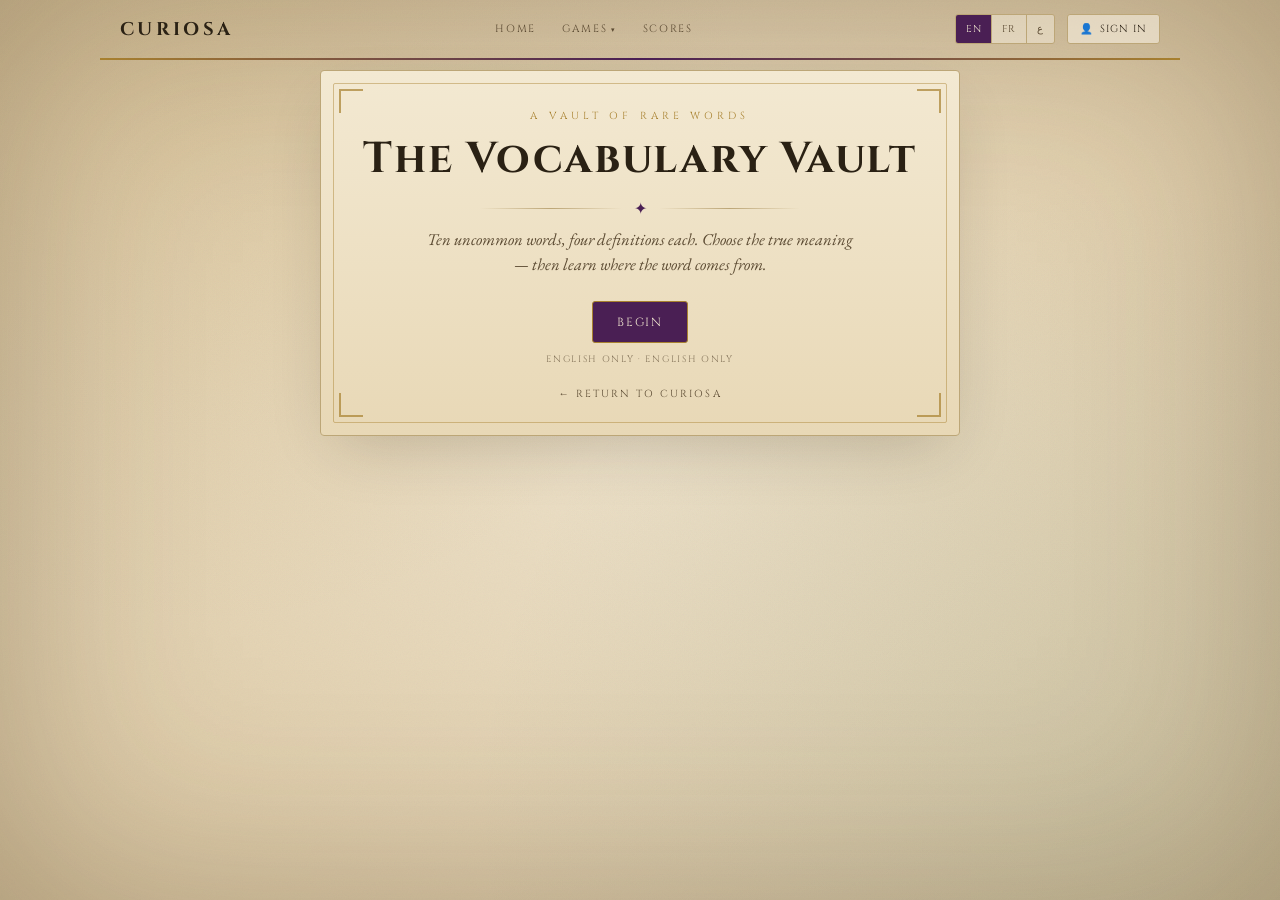
<file: games/vocabulary.html>
<!DOCTYPE html>
<html lang="en">
<head>
<meta charset="UTF-8">
<meta name="viewport" content="width=device-width, initial-scale=1.0">
<title>The Vocabulary Vault — Curiosa</title>
<link rel="preconnect" href="https://fonts.googleapis.com">
<link rel="preconnect" href="https://fonts.gstatic.com" crossorigin>
<link href="https://fonts.googleapis.com/css2?family=Amiri:wght@400;700&family=Cinzel:wght@500;600;700&family=EB+Garamond:ital,wght@0,400;0,500;0,600;1,400&display=swap" rel="stylesheet">
<link rel="stylesheet" href="../assets/shared.css">
<style>
  .qhead{display:flex;justify-content:space-between;align-items:center}
  .qmeta{font-family:'Cinzel',serif;font-size:.66rem;letter-spacing:.18em;text-transform:uppercase;color:var(--ink-soft)}
  .scoreline{font-family:'Cinzel',serif;font-size:.72rem;letter-spacing:.1em}.scoreline b{color:var(--oxblood)}
  .bar{height:6px;background:rgba(120,96,52,.18);border-radius:6px;overflow:hidden;margin:14px 0 22px}
  .bar>i{display:block;height:100%;background:linear-gradient(90deg,var(--gold),var(--oxblood));border-radius:6px;transition:width .45s}
  .word{text-align:center;font-family:'Cinzel',serif;font-size:clamp(2rem,7vw,2.8rem);letter-spacing:.04em;color:var(--ink);margin:4px 0 4px}
  .pron{text-align:center;font-style:italic;color:var(--ink-soft);margin-bottom:22px}
  .opts{display:grid;gap:10px}
  .opt{cursor:pointer;text-align:start;font-size:1.04rem;line-height:1.4;background:rgba(255,250,238,.55);border:1px solid var(--line);border-radius:3px;padding:13px 15px;color:var(--ink);transition:transform .12s,background .14s,border-color .14s}
  .opt:not(.locked):hover{background:rgba(255,250,238,.95);transform:translateX(3px);border-color:var(--gold)}
  .opt.correct{background:rgba(53,107,94,.16);border-color:var(--verdigris)}
  .opt.wrong{background:rgba(156,61,40,.13);border-color:var(--oxblood)}
  .opt.dim{opacity:.5}.opt.locked{cursor:default}
  .feedback{margin-top:20px;border-top:1px dashed var(--line);padding-top:16px;opacity:0;max-height:0;overflow:hidden;transition:opacity .35s}
  .feedback.show{opacity:1;max-height:420px}
  .verdict{font-family:'Cinzel',serif;letter-spacing:.14em;text-transform:uppercase;font-size:.78rem;margin-bottom:6px}
  .verdict.good{color:var(--verdigris)}.verdict.bad{color:var(--oxblood)}
  .explain{font-size:1.02rem;line-height:1.55;font-style:italic}
  .explain b{font-style:normal;color:var(--oxblood)}
  .nextrow{display:flex;justify-content:flex-end;margin-top:16px}
  .res-title{font-family:'Cinzel',serif;font-size:.7rem;letter-spacing:.3em;text-transform:uppercase;color:var(--ink-soft);text-align:center;margin-bottom:8px}
  .rank{font-family:'Cinzel',serif;font-weight:700;text-align:center;font-size:clamp(1.7rem,5vw,2.4rem);color:var(--oxblood)}
  .scorebig{text-align:center;margin:18px 0 4px;font-size:3.1rem;font-family:'Cinzel',serif}.scorebig small{font-size:1.2rem;color:var(--ink-soft)}
  .res-sub{text-align:center;font-style:italic;color:var(--ink-soft);font-size:1.04rem;max-width:420px;margin:6px auto 22px;line-height:1.5}
  .res-actions{display:flex;gap:10px;justify-content:center;flex-wrap:wrap}
  .newbest{text-align:center;color:var(--verdigris);font-family:'Cinzel',serif;letter-spacing:.1em;font-size:.78rem;margin-bottom:8px}
  .langnote{text-align:center;font-family:'Cinzel',serif;font-size:.58rem;letter-spacing:.18em;text-transform:uppercase;color:var(--ink-soft);opacity:.7;margin-top:10px}
</style>
</head>
<body>
<div id="site-header"></div>
<div class="gamewrap"><div class="stage">
  <span class="corner tl"></span><span class="corner tr"></span><span class="corner bl"></span><span class="corner br"></span>
  <div id="app"></div>
</div></div>
<script src="../assets/strings.js"></script>
<script>window.CURIOSA_ROOT="../";</script>
<script src="../assets/core.js"></script>
<script>
// This hall is English-only by design (it teaches English words and their roots).
var WORDS=[
 {w:"Defenestration",p:"de-fen-uh-STRAY-shun",d:["The act of throwing someone or something out of a window","A fear of open windows","The careful cleaning of glass","A formal dismissal from office"],e:"From Latin <b>fenestra</b>, 'window'. Famous after the 1618 Defenestration of Prague helped spark the Thirty Years' War."},
 {w:"Petrichor",p:"PET-ri-kor",d:["The earthy scent of rain on dry soil","A type of fossilised resin","A mineral found in caves","The first frost of autumn"],e:"Coined in 1964 from Greek <b>petra</b> (stone) + <b>ichor</b>, the fluid said to flow in the gods' veins."},
 {w:"Sesquipedalian",p:"ses-kwi-puh-DAY-lee-un",d:["Given to using long words","Walking with a limp","Relating to the number six","Easily distracted"],e:"From Latin <b>sesquipedalis</b>, 'a foot and a half long' — literally words a foot and a half long."},
 {w:"Perspicacious",p:"pur-spi-KAY-shus",d:["Having keen insight and understanding","Sweating heavily","Overly suspicious","Persistent to a fault"],e:"From Latin <b>perspicax</b>, 'sharp-sighted'. A perspicacious mind sees clearly into things."},
 {w:"Ineffable",p:"in-EF-uh-bul",d:["Too great to be expressed in words","Unable to be undone","Impossible to ignore","Without flavour"],e:"From Latin <b>in-</b> (not) + <b>effabilis</b> (utterable). Often used of overwhelming beauty or feeling."},
 {w:"Susurrus",p:"soo-SUR-us",d:["A soft murmuring or whispering sound","A sudden loud noise","A circular motion of water","A nervous tremor"],e:"A Latin word, itself an imitation of the soft sound it names — like wind through leaves."},
 {w:"Quotidian",p:"kwoh-TID-ee-un",d:["Occurring every day; ordinary","Happening once in a lifetime","Relating to quotations","Measured in quarts"],e:"From Latin <b>quotidianus</b>, 'daily'. It can mean both 'everyday' and 'mundane'."},
 {w:"Mellifluous",p:"muh-LIF-loo-us",d:["Sweet and smooth, like honey (of sound)","Bitter to the taste","Slow and laborious","Brightly coloured"],e:"From Latin <b>mel</b> (honey) + <b>fluere</b> (to flow). Most often praises a voice or music."},
 {w:"Lugubrious",p:"luh-GOO-bree-us",d:["Looking or sounding sad and dismal","Brightly cheerful","Heavy and slow-moving","Excessively talkative"],e:"From Latin <b>lugere</b>, 'to mourn'. Often suggests sadness that is almost exaggerated."},
 {w:"Verisimilitude",p:"ver-i-si-MIL-i-tood",d:["The appearance of being true or real","A small but important difference","Truth told reluctantly","A mirror image"],e:"From Latin <b>verus</b> (true) + <b>similis</b> (like). Prized in fiction and art."},
 {w:"Ebullient",p:"ih-BUL-yunt",d:["Cheerful and full of energy","Easily broken","Slow to anger","Faintly glowing"],e:"From Latin <b>ebullire</b>, 'to bubble up'. An ebullient person seems to bubble with enthusiasm."},
 {w:"Recalcitrant",p:"ri-KAL-si-trunt",d:["Stubbornly resistant to authority","Quick to apologise","Easily persuaded","Prone to forgetfulness"],e:"From Latin <b>recalcitrare</b>, 'to kick back' — as a stubborn horse kicks against the spur."},
 {w:"Sycophant",p:"SIK-uh-fant",d:["A person who flatters to gain advantage","A lover of figs","A skilled musician","A type of court official"],e:"From Greek <b>sykophantes</b>. Today it names a self-serving flatterer or 'yes-man'."},
 {w:"Magnanimous",p:"mag-NAN-i-mus",d:["Generous and forgiving, especially to a rival","Extremely wealthy","Quick-tempered","Physically imposing"],e:"From Latin <b>magnus</b> (great) + <b>animus</b> (spirit) — literally 'great-souled'."},
 {w:"Esoteric",p:"es-uh-TER-ik",d:["Understood by only a small, specialised group","Common and widely known","Relating to the outdoors","Easily measured"],e:"From Greek <b>esoterikos</b>, 'inner'. Once described teachings reserved for initiates."},
 {w:"Obfuscate",p:"OB-fus-kayt",d:["To deliberately make unclear or confusing","To polish until shining","To repeat needlessly","To set firmly in place"],e:"From Latin <b>obfuscare</b>, 'to darken'. To obfuscate is to throw shade over the truth."},
 {w:"Sanguine",p:"SANG-gwin",d:["Optimistic, especially in a difficult situation","Pale and sickly","Coldly logical","Deeply secretive"],e:"From Latin <b>sanguis</b> (blood). Medieval medicine linked a blood-rich temperament to cheer."},
 {w:"Pellucid",p:"puh-LOO-sid",d:["Transparently clear, easily understood","Faintly glowing in the dark","Densely overgrown","Bitterly cold"],e:"From Latin <b>pellucidus</b>, 'shining through'. Used of water, glass, or clear prose."},
 {w:"Equanimity",p:"ee-kwuh-NIM-i-tee",d:["Calmness and composure under strain","A fair division of property","Equality before the law","A balanced diet"],e:"From Latin <b>aequus</b> (even) + <b>animus</b> (mind) — an even mind in trying times."},
 {w:"Ephemeral",p:"ih-FEM-er-ul",d:["Lasting for a very short time","Repeating in cycles","Hidden from view","Heavier than it appears"],e:"From Greek <b>ephemeros</b>, 'lasting a day'. Mayflies belong to the order Ephemeroptera."},
 {w:"Serendipity",p:"ser-un-DIP-i-tee",d:["The luck of making happy discoveries by accident","A fear of making decisions","A repeating pattern in nature","Bitterness after disappointment"],e:"Coined by Horace Walpole in 1754 from the Persian tale 'The Three Princes of <b>Serendip</b>', who kept stumbling on fortune."},
 {w:"Cacophony",p:"kuh-KOF-uh-nee",d:["A harsh, jarring mixture of sounds","A perfect musical harmony","A sudden silence","An echo in a large hall"],e:"From Greek <b>kakos</b> (bad) + <b>phone</b> (sound). Its opposite is 'euphony'."},
 {w:"Halcyon",p:"HAL-see-un",d:["Peaceful, happy, and prosperous (of past times)","Stormy and chaotic","Cold and forbidding","Brief and forgettable"],e:"From a Greek myth of a bird (the <b>halcyon</b>, a kingfisher) that calmed the seas to nest — hence 'halcyon days'."},
 {w:"Obstreperous",p:"ub-STREP-er-us",d:["Noisy and difficult to control","Quiet and obedient","Faint and barely visible","Smooth and slippery"],e:"From Latin <b>obstrepere</b>, 'to make a noise against'. Often used of unruly behaviour."},
 {w:"Taciturn",p:"TAS-i-turn",d:["Reserved; saying very little","Endlessly talkative","Quick to anger","Generous with money"],e:"From Latin <b>tacitus</b>, 'silent'. A taciturn person speaks sparingly."},
 {w:"Insidious",p:"in-SID-ee-us",d:["Proceeding harmfully in a subtle, gradual way","Openly and loudly hostile","Bright and conspicuous","Easily reversed"],e:"From Latin <b>insidiae</b>, 'an ambush'. Insidious harm creeps up unnoticed."},
 {w:"Ubiquitous",p:"yoo-BIK-wi-tus",d:["Present or found everywhere","Extremely rare","Hidden underground","Changing constantly"],e:"From Latin <b>ubique</b>, 'everywhere'. Smartphones are now ubiquitous."},
 {w:"Pernicious",p:"per-NISH-us",d:["Causing harm in a gradual, often hidden way","Wonderfully beneficial","Loud and obvious","Easily forgiven"],e:"From Latin <b>pernicies</b>, 'destruction'. A pernicious habit slowly does damage."},
 {w:"Ostentatious",p:"os-ten-TAY-shus",d:["Showy, designed to impress or attract notice","Modest and understated","Hidden from public view","Carefully reasoned"],e:"From Latin <b>ostentare</b>, 'to display'. Ostentatious wealth is flaunted, not hidden."},
 {w:"Capricious",p:"kuh-PRISH-us",d:["Given to sudden, unpredictable changes of mood","Steady and dependable","Slow and deliberate","Endlessly patient"],e:"From Italian <b>capriccio</b>, a sudden whim — perhaps from a goat's (capra) skittish leaps."},
 {w:"Surreptitious",p:"sur-up-TISH-us",d:["Done secretly or stealthily","Done openly and proudly","Done by mistake","Done very slowly"],e:"From Latin <b>surripere</b>, 'to seize secretly'. A surreptitious glance is a sneaky one."},
 {w:"Vociferous",p:"voh-SIF-er-us",d:["Expressing feelings loudly and forcefully","Silent and withdrawn","Calm and measured","Easily intimidated"],e:"From Latin <b>vox</b> (voice) + <b>ferre</b> (to carry). Vociferous protest is loud protest."},
 {w:"Garrulous",p:"GAR-uh-lus",d:["Excessively talkative, especially about trivial things","Tight-lipped and secretive","Harsh and critical","Warm and welcoming"],e:"From Latin <b>garrire</b>, 'to chatter'. A garrulous companion never stops talking."},
 {w:"Nefarious",p:"ni-FAIR-ee-us",d:["Wicked, villainous, or criminal","Saintly and pure","Dull and ordinary","Brave and noble"],e:"From Latin <b>nefas</b>, 'wrong' or 'crime'. Classic villains hatch nefarious schemes."},
 {w:"Sonorous",p:"SON-er-us",d:["Deep, full, and resonant in sound","Thin and squeaky","Completely silent","Sharp and grating"],e:"From Latin <b>sonor</b>, 'sound'. A sonorous voice fills a room."},
 {w:"Truculent",p:"TRUK-yuh-lunt",d:["Eager or quick to argue or fight","Gentle and peace-loving","Shy and retiring","Cheerful and easy-going"],e:"From Latin <b>truculentus</b>, 'fierce'. A truculent mood is a combative one."},
 {w:"Munificent",p:"myoo-NIF-i-sent",d:["Extremely generous","Stingy and grasping","Modest in size","Strictly fair"],e:"From Latin <b>munus</b> (gift) + <b>facere</b> (to make). A munificent donor gives lavishly."},
 {w:"Soliloquy",p:"suh-LIL-uh-kwee",d:["A speech in which a character voices their thoughts alone","A conversation between two people","A short comic poem","A formal public debate"],e:"From Latin <b>solus</b> (alone) + <b>loqui</b> (to speak). Hamlet's 'To be or not to be' is a soliloquy."},
 {w:"Zephyr",p:"ZEF-er",d:["A soft, gentle breeze","A violent storm","A patch of dense fog","A sudden frost"],e:"From <b>Zephyrus</b>, the Greek god of the west wind, gentlest of the wind gods."},
 {w:"Quixotic",p:"kwik-SOT-ik",d:["Wildly idealistic and impractical","Coldly calculating","Cautious to a fault","Cheerfully lazy"],e:"From Cervantes' knight <b>Don Quixote</b>, who tilted at windmills imagining them giants."}
];
var RANKS=[
 {min:.9,t:"Lexicon Laureate",d:"A vocabulary of rare brilliance."},
 {min:.7,t:"Master of Words",d:"A formidable command of the language."},
 {min:.5,t:"Seasoned Reader",d:"A rich vocabulary, still growing."},
 {min:.3,t:"Curious Apprentice",d:"New words are taking root."},
 {min:0,t:"Fresh Recruit",d:"Every great reader starts here."}
];
var PER=10,app=document.getElementById('app'),st=null;
function shuffle(a){a=a.slice();for(var i=a.length-1;i>0;i--){var j=Math.floor(Math.random()*(i+1));var x=a[i];a[i]=a[j];a[j]=x;}return a;}
function home(){st=null;
  app.innerHTML='<div class="view"><div class="eyebrow">A Vault of Rare Words</div><div class="gtitle">The Vocabulary Vault</div>'+
   '<div class="rule"><span class="ln"></span><span class="dot">✦</span><span class="ln"></span></div>'+
   '<p class="tagline">Ten uncommon words, four definitions each. Choose the true meaning — then learn where the word comes from.</p>'+
   '<div class="center"><button class="btn" id="go">Begin</button></div>'+
   '<div class="langnote">English only · '+Curiosa.t("g_vocab_note")+'</div>'+
   '<a class="backlink" href="../index.html">← '+Curiosa.t("back")+'</a></div>';
  app.querySelector('#go').onclick=startGame;}
function startGame(){var chosen=shuffle(WORDS).slice(0,PER).map(function(item){
  var correct=item.d[0];var opts=shuffle(item.d);return {w:item.w,p:item.p,e:item.e,opts:opts,correct:correct};});
  st={qs:chosen,idx:0,score:0,answered:false};renderQ();}
function renderQ(){var s=st,item=s.qs[s.idx],n=s.idx+1,total=s.qs.length;
  app.innerHTML='<div class="view"><div class="qhead"><span class="qmeta">Word '+n+' / '+total+'</span>'+
   '<span class="scoreline">Score <b>'+s.score+'</b></span></div>'+
   '<div class="bar"><i style="width:'+((n-1)/total*100)+'%"></i></div>'+
   '<div class="word">'+item.w+'</div><div class="pron">/ '+item.p+' /</div><div class="opts" id="opts"></div>'+
   '<div class="feedback" id="fb"><div class="verdict" id="vd"></div><div class="explain" id="ex"></div>'+
   '<div class="nextrow"><button class="btn" id="next">'+(n<total?'Next →':'See Results →')+'</button></div></div>'+
   '<a class="backlink" href="../index.html">← '+Curiosa.t("back")+'</a></div>';
  var wrap=app.querySelector('#opts');
  item.opts.forEach(function(o){var b=document.createElement('button');b.className='opt';b.textContent=o;b.onclick=function(){choose(o,b);};wrap.appendChild(b);});
  app.querySelector('#next').onclick=advance;}
function choose(o,btn){if(st.answered)return;st.answered=true;
  var item=st.qs[st.idx],correct=(o===item.correct);
  app.querySelectorAll('.opt').forEach(function(b){b.classList.add('locked');
    if(b.textContent===item.correct)b.classList.add('correct');else if(b===btn)b.classList.add('wrong');else b.classList.add('dim');});
  if(correct)st.score++;
  var vd=app.querySelector('#vd');vd.textContent=correct?'✦ Correct':'✕ Not quite';vd.className='verdict '+(correct?'good':'bad');
  app.querySelector('#ex').innerHTML=item.e;app.querySelector('#fb').classList.add('show');
  app.querySelector('.scoreline').innerHTML='Score <b>'+st.score+'</b>';}
function advance(){if(st.idx<st.qs.length-1){st.idx++;st.answered=false;renderQ();}else results();}
function results(){var total=st.qs.length,pct=st.score/total,r=RANKS.find(function(x){return pct>=x.min;});
  var isBest=Curiosa.saveScore('vocab',st.score);
  app.innerHTML='<div class="view"><div class="res-title">Vault Sealed</div>'+
   (isBest?'<div class="newbest">'+Curiosa.t("newBest")+'</div>':'')+
   '<div class="rank">'+r.t+'</div><div class="scorebig">'+st.score+'<small> / '+total+'</small></div>'+
   '<p class="res-sub">'+r.d+'</p>'+
   '<div class="res-actions"><button class="btn" id="again">Play Again</button><button class="btn ghost" id="menu">'+Curiosa.t("mainGate")+'</button></div>'+
   '<a class="backlink" href="../index.html">← '+Curiosa.t("back")+'</a></div>';
  app.querySelector('#again').onclick=startGame;app.querySelector('#menu').onclick=home;}
home();
</script>
</body>
</html>
</file>
<file: assets/shared.css>
/* ===== Curiosa shared styles ===== */
:root{
  --ink:#2a2114;--ink-soft:#5b4a32;--oxblood:#9c3d28;--verdigris:#356b5e;
  --gold:#a8812f;--gold-bright:#c79b3f;--line:#bca677;--shadow:rgba(42,33,20,.22);
  --parch1:#f3e9d2;--parch2:#e8d8b6;
  --violet:#4a1f54;--violet-deep:#33153b;--violet-bright:#65307a;
}
*{box-sizing:border-box;margin:0;padding:0}
html{scroll-behavior:smooth}
body{
  font-family:'EB Garamond',serif;color:var(--ink);min-height:100vh;position:relative;overflow-x:hidden;
  background:radial-gradient(circle at 16% 10%,rgba(168,129,47,.10),transparent 40%),
             radial-gradient(circle at 86% 90%,rgba(53,107,94,.10),transparent 46%),
             radial-gradient(ellipse at center,#ece0c8 0%,#ddc9a3 100%);
}
body::before{content:"";position:fixed;inset:0;pointer-events:none;z-index:0;
  background-image:url("data:image/svg+xml,%3Csvg xmlns='http://www.w3.org/2000/svg' width='160' height='160'%3E%3Cfilter id='n'%3E%3CfeTurbulence type='fractalNoise' baseFrequency='0.85' numOctaves='3' stitchTiles='stitch'/%3E%3C/filter%3E%3Crect width='100%25' height='100%25' filter='url(%23n)' opacity='0.05'/%3E%3C/svg%3E");mix-blend-mode:multiply}
body::after{content:"";position:fixed;inset:0;pointer-events:none;z-index:0;box-shadow:inset 0 0 220px rgba(60,42,20,.30)}

/* Arabic typography */
html[lang="ar"] body,html[lang="ar"] .brand,html[lang="ar"] h1,html[lang="ar"] h2,html[lang="ar"] h3,
html[lang="ar"] .eyebrow,html[lang="ar"] .btn,html[lang="ar"] .nav a,html[lang="ar"] .lang button,
html[lang="ar"] .sub,html[lang="ar"] .section-label{font-family:'Amiri',serif}
html[lang="ar"] .eyebrow,html[lang="ar"] .section-label,html[lang="ar"] .nav a,html[lang="ar"] .btn{letter-spacing:0}

/* ===== top menu ===== */
.site-header{position:relative;z-index:5;max-width:1080px;margin:0 auto;padding:14px 20px;
  display:flex;align-items:center;gap:18px;flex-wrap:wrap;justify-content:space-between;
  border-bottom:2px solid transparent;border-image:linear-gradient(90deg,var(--gold),var(--violet),var(--gold)) 1}
.brand{font-family:'Cinzel',serif;font-weight:700;letter-spacing:.18em;font-size:1.15rem;color:var(--ink);text-decoration:none}
.brand:hover{color:var(--oxblood)}
.nav{display:flex;align-items:center;gap:6px;flex-wrap:wrap}
.nav a,.nav .drop>button{font-family:'Cinzel',serif;font-size:.66rem;letter-spacing:.16em;text-transform:uppercase;
  color:var(--ink-soft);text-decoration:none;background:none;border:0;cursor:pointer;padding:8px 10px;border-radius:3px;transition:color .15s,background .15s}
.nav a:hover,.nav .drop>button:hover{color:var(--oxblood);background:rgba(42,33,20,.05)}
.drop{position:relative}
.drop>button::after{content:" ▾";font-size:.7em}
.drop .menu{position:absolute;top:100%;inset-inline-start:0;min-width:210px;background:linear-gradient(180deg,var(--parch1),var(--parch2));
  border:1px solid var(--line);border-radius:4px;box-shadow:0 14px 30px -12px var(--shadow);padding:6px;display:none;z-index:20}
.drop.open .menu{display:block;animation:fade .18s ease}
@keyframes fade{from{opacity:0;transform:translateY(-4px)}to{opacity:1;transform:none}}
.drop .menu a{display:block;text-transform:none;letter-spacing:.02em;font-family:'EB Garamond',serif;font-size:1rem;padding:9px 12px}
html[lang="ar"] .drop .menu a{font-family:'Amiri',serif}
.header-right{display:flex;align-items:center;gap:12px;flex-wrap:wrap}
.lang{display:flex;border:1px solid var(--line);border-radius:3px;overflow:hidden}
.lang button{font-family:'Cinzel',serif;font-size:.62rem;letter-spacing:.08em;padding:7px 10px;background:rgba(255,250,238,.4);border:0;cursor:pointer;color:var(--ink-soft);transition:background .15s,color .15s}
.lang button+button{border-inline-start:1px solid var(--line)}
.lang button.active{background:var(--violet);color:var(--parch1)}
.profile-btn{font-family:'Cinzel',serif;font-size:.64rem;letter-spacing:.1em;text-transform:uppercase;cursor:pointer;
  background:rgba(255,250,238,.5);border:1px solid var(--line);border-radius:3px;padding:7px 12px;color:var(--ink);display:flex;align-items:center;gap:6px;transition:background .15s,border-color .15s}
.profile-btn:hover{background:rgba(255,250,238,.95);border-color:var(--gold)}
.profile-btn .who{max-width:120px;overflow:hidden;text-overflow:ellipsis;white-space:nowrap}

/* profile popover */
.pop{position:absolute;top:100%;inset-inline-end:0;margin-top:6px;min-width:180px;background:linear-gradient(180deg,var(--parch1),var(--parch2));
  border:1px solid var(--line);border-radius:4px;box-shadow:0 14px 30px -12px var(--shadow);padding:8px;display:none;z-index:20}
.pop.open{display:block}
.pop button{display:block;width:100%;text-align:start;font-family:'EB Garamond',serif;font-size:.98rem;padding:8px 10px;background:none;border:0;border-radius:3px;cursor:pointer;color:var(--ink)}
html[lang="ar"] .pop button{font-family:'Amiri',serif}
.pop button:hover{background:rgba(42,33,20,.06)}
.profile-wrap{position:relative}

/* modal */
.modal-bg{position:fixed;inset:0;background:rgba(42,33,20,.5);display:none;align-items:center;justify-content:center;z-index:50;padding:20px}
.modal-bg.open{display:flex}
.modal{background:linear-gradient(180deg,var(--parch1),var(--parch2));border:1px solid var(--line);border-radius:5px;
  box-shadow:0 24px 60px -18px var(--shadow);padding:28px 26px;max-width:380px;width:100%;position:relative}
.modal h3{font-family:'Cinzel',serif;font-size:1.2rem;letter-spacing:.03em;margin-bottom:6px;text-align:center}
.modal p{text-align:center;font-style:italic;color:var(--ink-soft);font-size:.95rem;margin-bottom:16px;line-height:1.45}
.modal input{width:100%;font-family:'EB Garamond',serif;font-size:1.1rem;text-align:center;padding:12px;
  background:rgba(255,250,238,.7);border:1px solid var(--line);border-radius:3px;color:var(--ink);outline:none;margin-bottom:16px}
html[lang="ar"] .modal input{font-family:'Amiri',serif}
.modal .row{display:flex;gap:10px;justify-content:center}

/* shared buttons */
.btn{cursor:pointer;font-family:'Cinzel',serif;letter-spacing:.14em;text-transform:uppercase;font-size:.74rem;color:var(--parch1);
  background:var(--violet);border:1px solid var(--gold);padding:12px 24px;border-radius:3px;transition:background .16s,border-color .16s,transform .12s}
.btn:hover{background:var(--violet-deep);border-color:var(--gold-bright);transform:translateY(-2px)}
.btn.ghost{background:transparent;color:var(--ink);border-color:var(--line)}
.btn.ghost:hover{background:rgba(42,33,20,.06);color:var(--ink)}
html[lang="ar"] .btn{letter-spacing:0;font-size:.95rem}

/* stage card for games */
.stage{position:relative;z-index:1;width:100%;max-width:640px;margin:10px auto 40px;background:linear-gradient(180deg,var(--parch1),var(--parch2));
  border:1px solid var(--line);border-radius:4px;box-shadow:0 22px 60px -18px var(--shadow);padding:38px 40px 34px}
.stage::before{content:"";position:absolute;inset:12px;border:1px solid rgba(168,129,47,.45);border-radius:2px;pointer-events:none}
.corner{position:absolute;width:24px;height:24px;border:2px solid var(--gold);opacity:.7;z-index:2}
.corner.tl{top:18px;inset-inline-start:18px;border-inline-end:0;border-bottom:0}
.corner.tr{top:18px;inset-inline-end:18px;border-inline-start:0;border-bottom:0}
.corner.bl{bottom:18px;inset-inline-start:18px;border-inline-end:0;border-top:0}
.corner.br{bottom:18px;inset-inline-end:18px;border-inline-start:0;border-top:0}
.gamewrap{display:flex;align-items:flex-start;justify-content:center;padding:0 16px}
.view{position:relative;z-index:3;animation:rise .5s ease both}@keyframes rise{from{opacity:0;transform:translateY(10px)}to{opacity:1;transform:none}}

/* shared text bits */
.eyebrow{text-align:center;font-family:'Cinzel',serif;letter-spacing:.4em;font-size:.64rem;color:var(--gold);text-transform:uppercase;margin-bottom:14px}
.gtitle{font-family:'Cinzel',serif;font-weight:700;text-align:center;font-size:clamp(1.9rem,6vw,2.7rem);letter-spacing:.04em;line-height:1.05}
.rule{display:flex;align-items:center;gap:12px;justify-content:center;margin:16px auto 8px;max-width:320px}
.rule .ln{height:1px;background:linear-gradient(90deg,transparent,var(--line),transparent);flex:1}.rule .dot{color:var(--violet)}
.tagline{text-align:center;font-style:italic;color:var(--ink-soft);font-size:1.04rem;max-width:440px;margin:0 auto 24px;line-height:1.5}
.center{text-align:center}
.backlink{display:block;text-align:center;margin-top:22px;font-family:'Cinzel',serif;font-size:.64rem;letter-spacing:.2em;text-transform:uppercase;color:var(--ink-soft);text-decoration:none}
.backlink:hover{color:var(--oxblood)}
html[lang="ar"] .backlink{letter-spacing:0;font-size:.9rem}

@media(max-width:600px){
  .site-header{padding:12px 14px;gap:10px}
  .brand{width:100%;text-align:center}
  .nav{justify-content:center;width:100%;order:3}
  .header-right{width:100%;justify-content:center}
  .stage{padding:30px 20px 26px}
}
</file>
